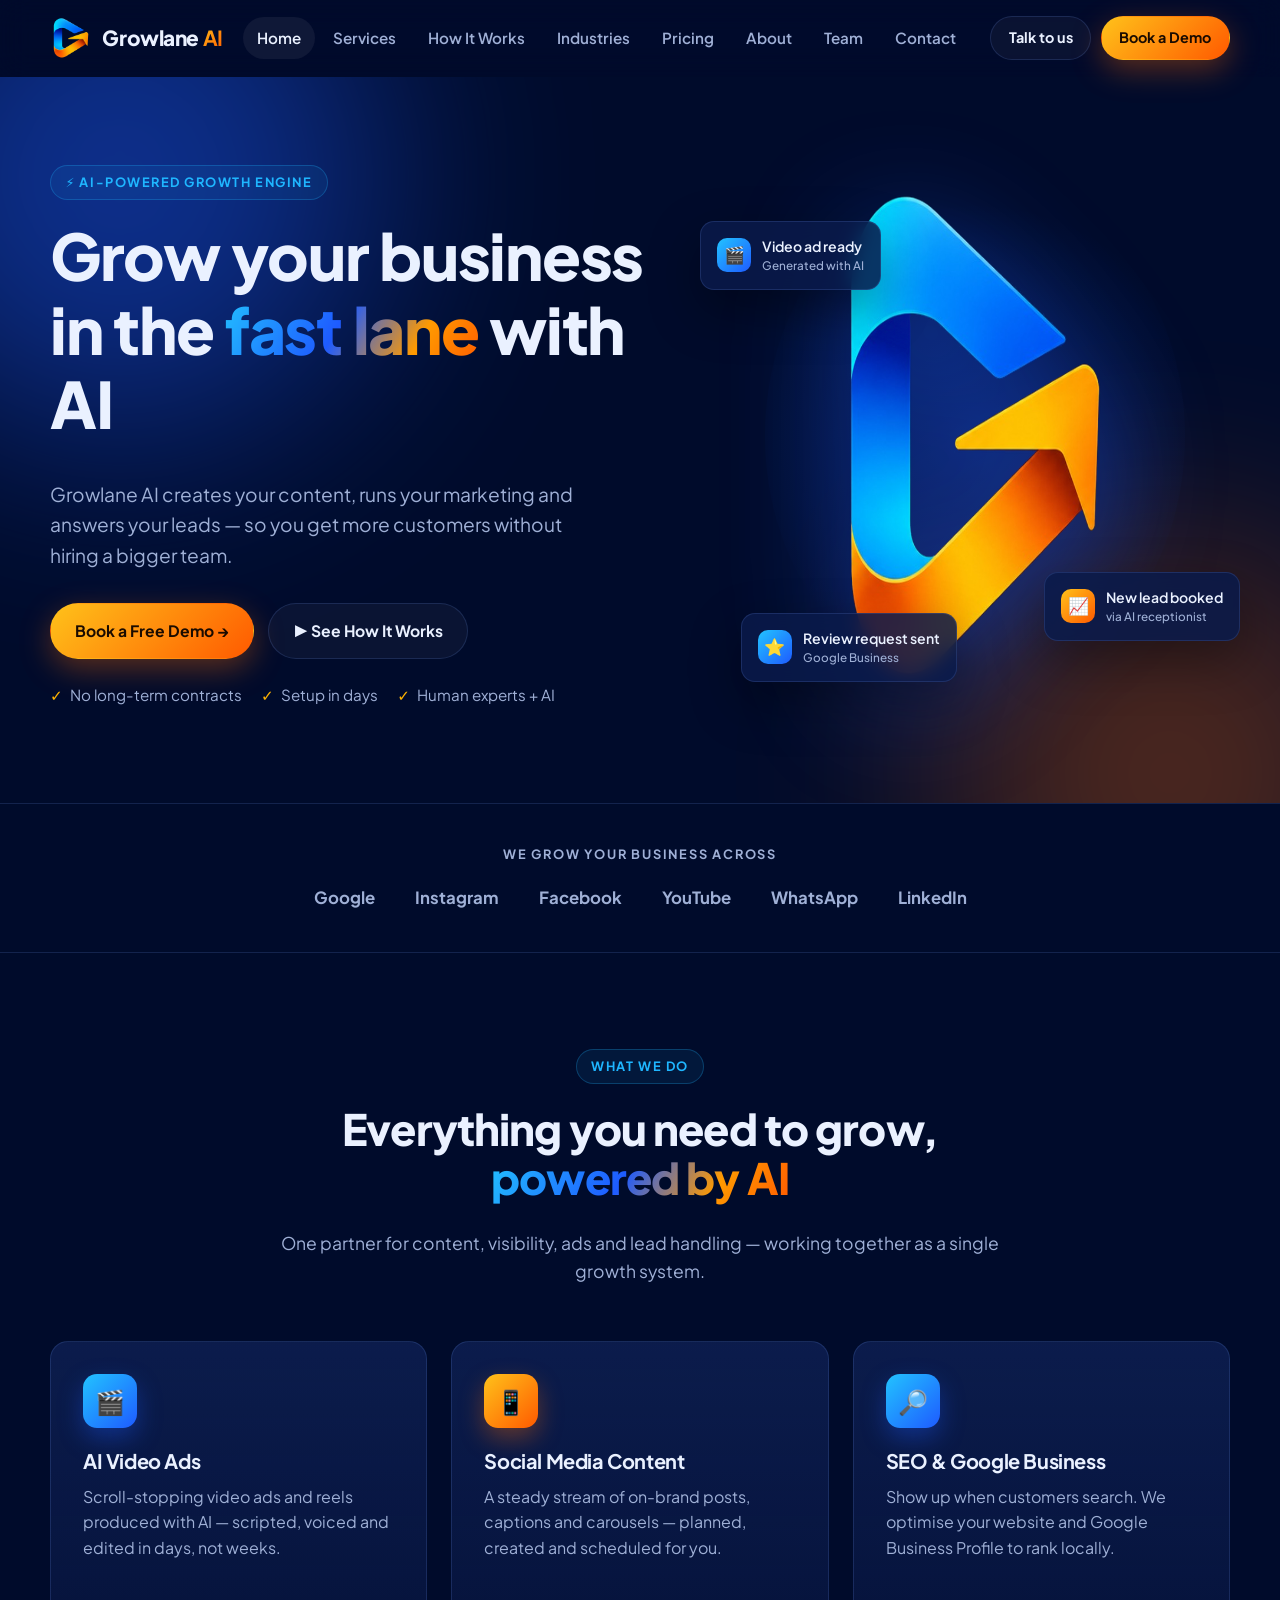
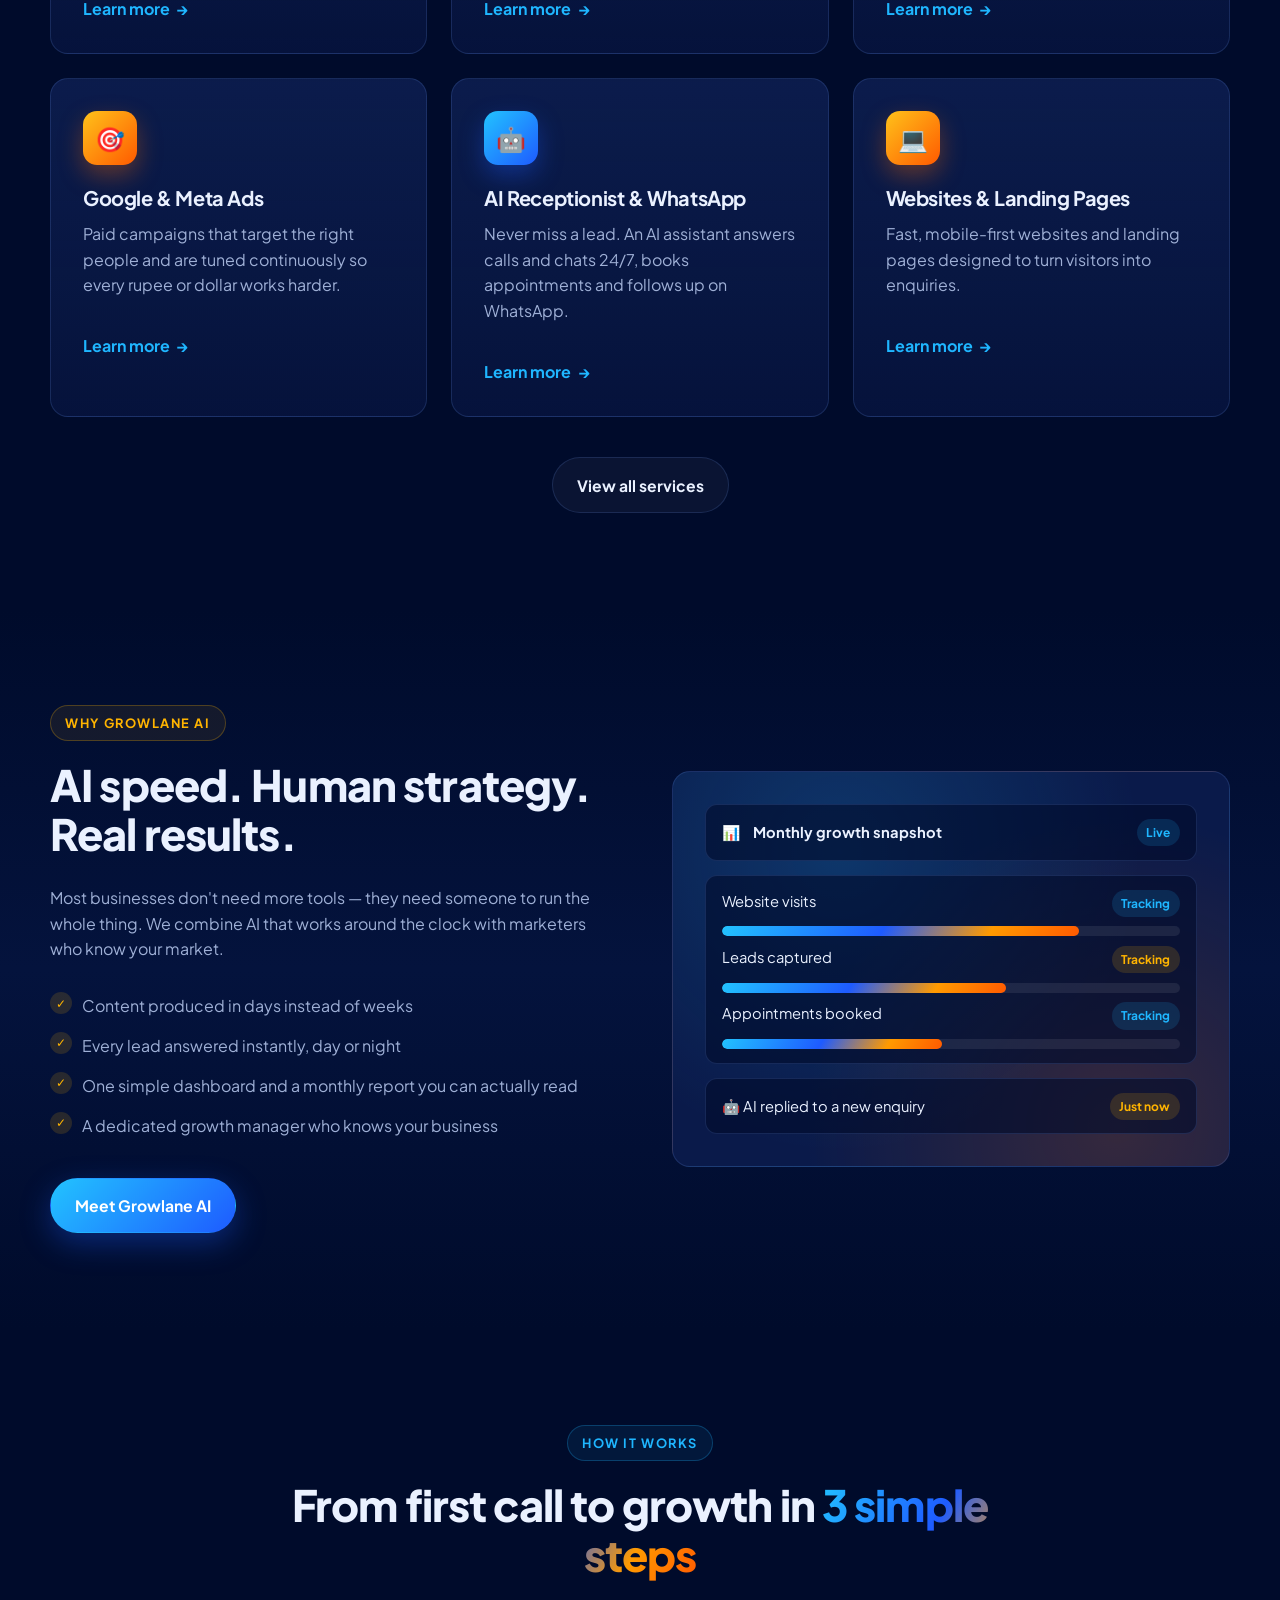
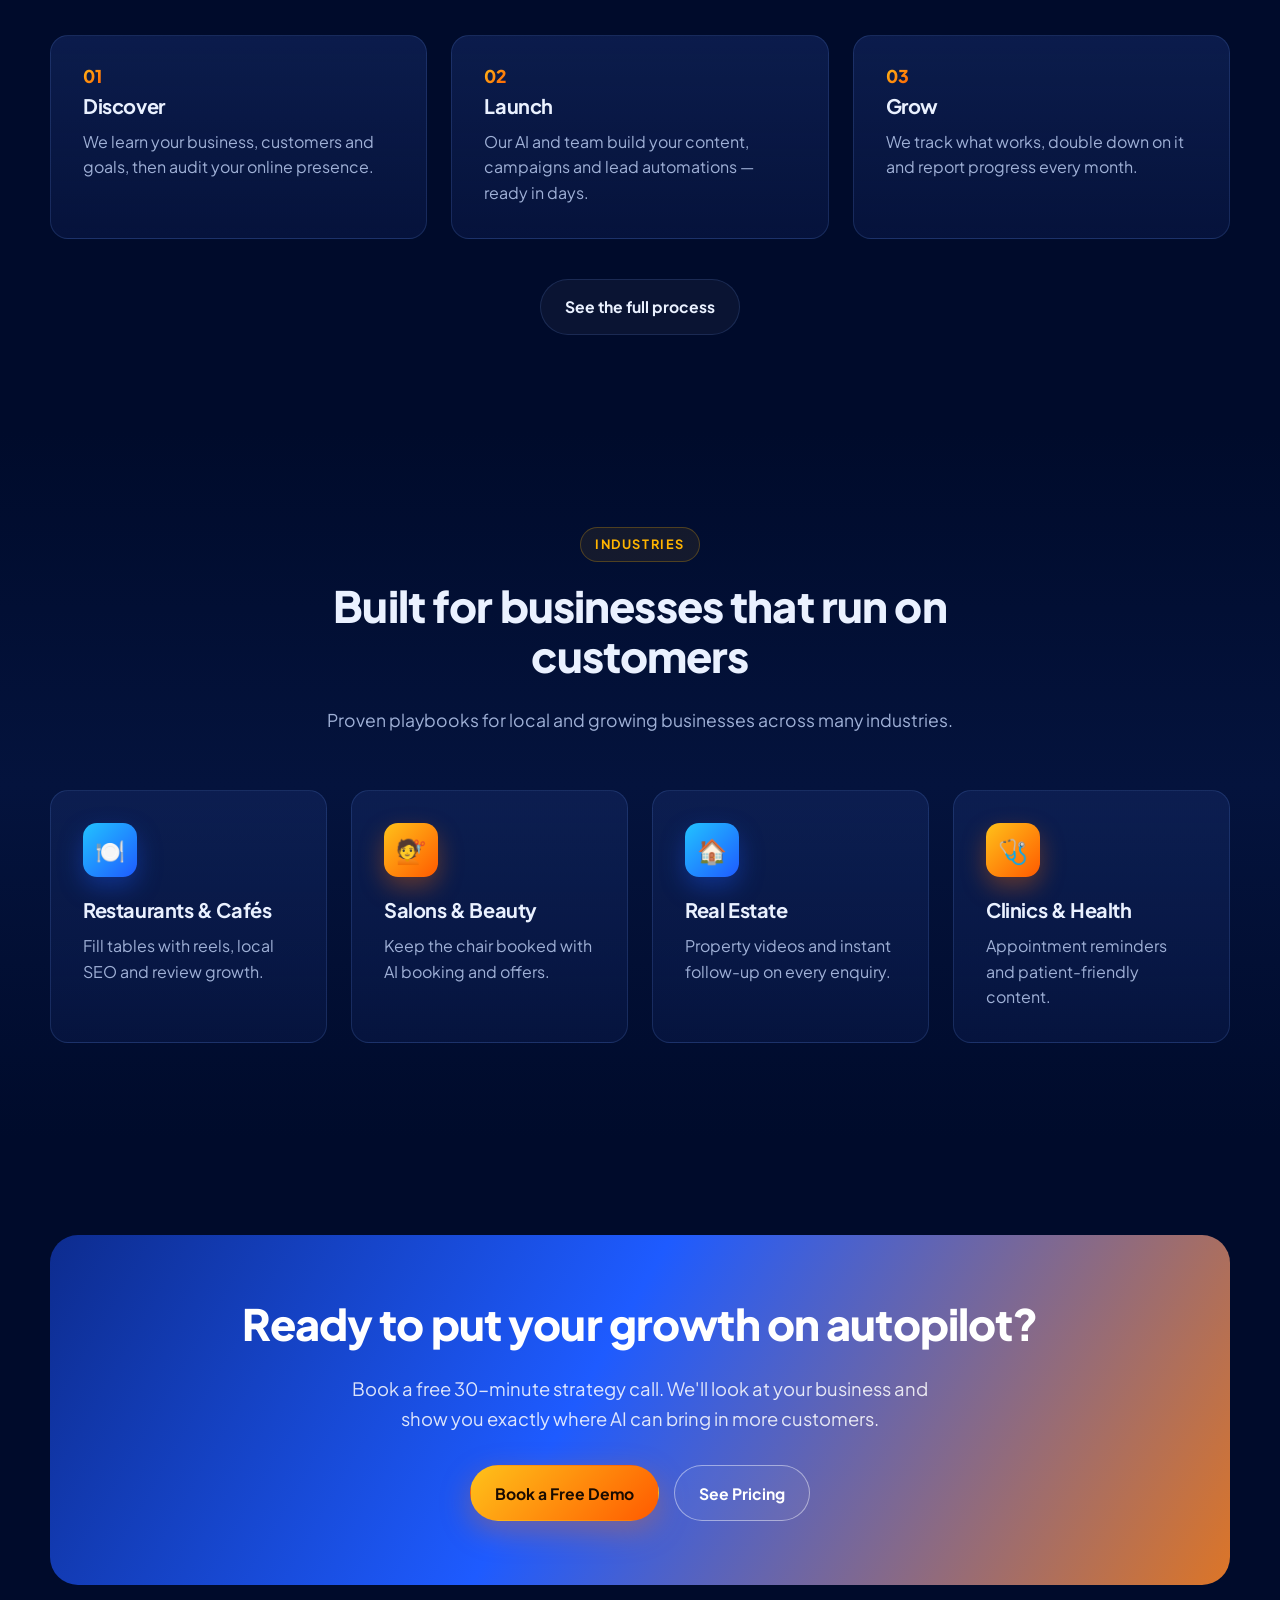
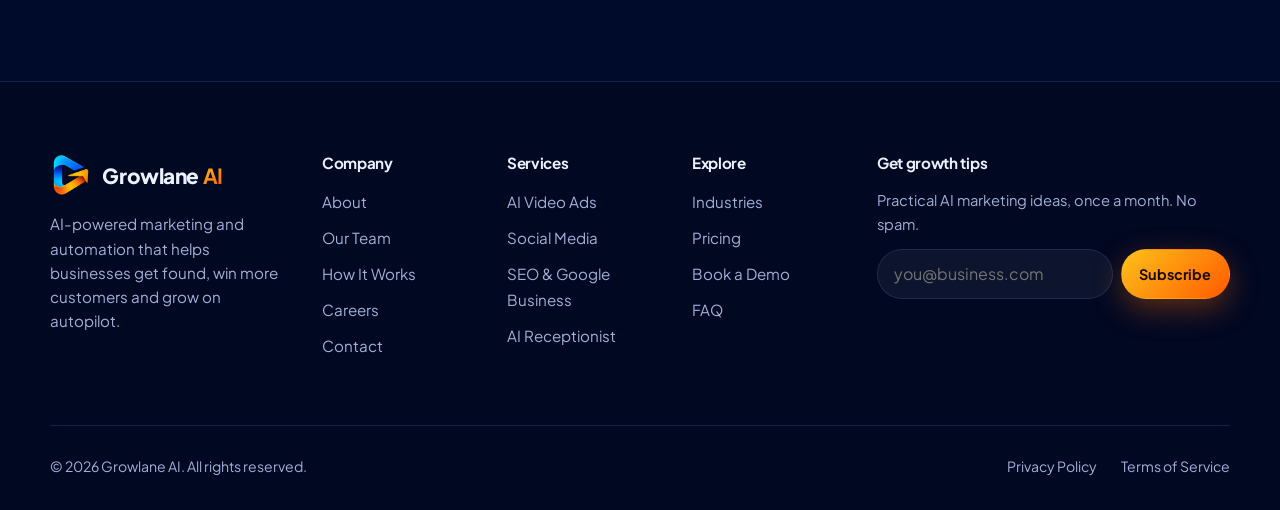
<file: index.html>
<!DOCTYPE html>
<html lang="en">
<head>
<meta charset="UTF-8">
<meta name="viewport" content="width=device-width, initial-scale=1.0">
<title>Growlane AI — AI-Powered Growth for Your Business</title>
<meta name="description" content="Growlane AI creates your content, runs your marketing and answers your leads with AI — so your business grows faster.">
<meta name="theme-color" content="#000b2b">
<meta property="og:title" content="Growlane AI — AI-Powered Growth for Your Business">
<meta property="og:description" content="Growlane AI creates your content, runs your marketing and answers your leads with AI — so your business grows faster.">
<meta property="og:type" content="website">
<meta property="og:image" content="assets/img/growlane-logo.png">
<link rel="icon" type="image/png" href="assets/img/favicon.png">
<link rel="apple-touch-icon" href="assets/img/apple-touch-icon.png">
<link rel="preconnect" href="https://fonts.googleapis.com">
<link rel="preconnect" href="https://fonts.gstatic.com" crossorigin>
<link href="https://fonts.googleapis.com/css2?family=Plus+Jakarta+Sans:wght@400;500;600;700;800&display=swap" rel="stylesheet">
<link rel="stylesheet" href="assets/css/style.css">
</head>
<body>
<a class="skip-link" href="#main">Skip to content</a>
<header class="site-header">
  <div class="container nav">
    <a href="index.html" class="brand" aria-label="Growlane AI home">
      <img src="assets/img/growlane-logo.png" alt="Growlane AI logo" width="42" height="42">
      <span>Growlane <b>AI</b></span>
    </a>
    <ul class="nav-links" id="nav-links"><li><a href="index.html" class="active" aria-current="page">Home</a></li><li><a href="services.html">Services</a></li><li><a href="how-it-works.html">How It Works</a></li><li><a href="industries.html">Industries</a></li><li><a href="pricing.html">Pricing</a></li><li><a href="about.html">About</a></li><li><a href="team.html">Team</a></li><li><a href="contact.html">Contact</a></li></ul>
    <div class="nav-cta">
      <a href="contact.html" class="btn btn-ghost btn-sm">Talk to us</a>
      <a href="demo.html" class="btn btn-primary btn-sm">Book a Demo</a>
      <button class="menu-toggle" aria-label="Open menu" aria-controls="nav-links" aria-expanded="false"><svg viewBox="0 0 24 24" fill="none" stroke="currentColor" stroke-width="2" stroke-linecap="round"><path d="M4 7h16M4 12h16M4 17h16"/></svg></button>
    </div>
  </div>
</header>
<main id="main">
<section class="hero">
  <div class="container hero-grid">
    <div>
      <span class="eyebrow">⚡ AI-powered growth engine</span>
      <h1>Grow your business in the <span class="grad-text">fast lane</span> with AI</h1>
      <p class="lead">Growlane AI creates your content, runs your marketing and answers your leads — so you get more customers without hiring a bigger team.</p>
      <div class="hero-actions">
        <a href="demo.html" class="btn btn-primary">Book a Free Demo →</a>
        <a href="how-it-works.html" class="btn btn-ghost">▶ See How It Works</a>
      </div>
      <ul class="hero-points">
        <li>No long-term contracts</li>
        <li>Setup in days</li>
        <li>Human experts + AI</li>
      </ul>
    </div>
    <div class="hero-visual">
      <div class="logo-orb"><img src="assets/img/growlane-logo.png" alt="Growlane AI logo" width="512" height="512"></div>
      <div class="float-card one"><span class="dot" style="background:var(--grad-blue)">🎬</span><div>Video ad ready<small>Generated with AI</small></div></div>
      <div class="float-card two"><span class="dot" style="background:var(--grad-orange)">📈</span><div>New lead booked<small>via AI receptionist</small></div></div>
      <div class="float-card three"><span class="dot" style="background:var(--grad-blue)">⭐</span><div>Review request sent<small>Google Business</small></div></div>
    </div>
  </div>
</section>

<div class="strip">
  <div class="container strip-inner">
    <span class="label">We grow your business across</span>
    <span>Google</span><span>Instagram</span><span>Facebook</span><span>YouTube</span><span>WhatsApp</span><span>LinkedIn</span>
  </div>
</div>

<section>
  <div class="container">
    <div class="section-head reveal">
      <span class="eyebrow">What we do</span>
      <h2>Everything you need to grow, <span class="grad-text">powered by AI</span></h2>
      <p>One partner for content, visibility, ads and lead handling — working together as a single growth system.</p>
    </div>
    <div class="grid grid-3">
      <div class="card reveal">
        <div class="icon ">🎬</div>
        <h3>AI Video Ads</h3>
        <p>Scroll-stopping video ads and reels produced with AI — scripted, voiced and edited in days, not weeks.</p>
        <a href="services.html#ai-video" class="card-link">Learn more</a>
      </div>
      <div class="card reveal">
        <div class="icon orange">📱</div>
        <h3>Social Media Content</h3>
        <p>A steady stream of on-brand posts, captions and carousels — planned, created and scheduled for you.</p>
        <a href="services.html#social" class="card-link">Learn more</a>
      </div>
      <div class="card reveal">
        <div class="icon ">🔎</div>
        <h3>SEO & Google Business</h3>
        <p>Show up when customers search. We optimise your website and Google Business Profile to rank locally.</p>
        <a href="services.html#seo" class="card-link">Learn more</a>
      </div>
      <div class="card reveal">
        <div class="icon orange">🎯</div>
        <h3>Google & Meta Ads</h3>
        <p>Paid campaigns that target the right people and are tuned continuously so every rupee or dollar works harder.</p>
        <a href="services.html#ads" class="card-link">Learn more</a>
      </div>
      <div class="card reveal">
        <div class="icon ">🤖</div>
        <h3>AI Receptionist & WhatsApp</h3>
        <p>Never miss a lead. An AI assistant answers calls and chats 24/7, books appointments and follows up on WhatsApp.</p>
        <a href="services.html#ai-receptionist" class="card-link">Learn more</a>
      </div>
      <div class="card reveal">
        <div class="icon orange">💻</div>
        <h3>Websites & Landing Pages</h3>
        <p>Fast, mobile-first websites and landing pages designed to turn visitors into enquiries.</p>
        <a href="services.html#websites" class="card-link">Learn more</a>
      </div>
    </div>
    <div style="text-align:center;margin-top:2.5rem"><a href="services.html" class="btn btn-ghost">View all services</a></div>
  </div>
</section>

<section class="alt-bg">
  <div class="container">
    <div class="split">
      <div class="reveal">
        <span class="eyebrow orange">Why Growlane AI</span>
        <h2>AI speed. Human strategy. Real results.</h2>
        <p>Most businesses don't need more tools — they need someone to run the whole thing. We combine AI that works around the clock with marketers who know your market.</p>
        <ul class="check-list">
          <li>Content produced in days instead of weeks</li>
          <li>Every lead answered instantly, day or night</li>
          <li>One simple dashboard and a monthly report you can actually read</li>
          <li>A dedicated growth manager who knows your business</li>
        </ul>
        <a href="about.html" class="btn btn-blue">Meet Growlane AI</a>
      </div>
      <div class="split-media reveal">
        <div class="mock-row">📊 <strong>Monthly growth snapshot</strong><span class="badge">Live</span></div>
        <div class="mock-row" style="flex-direction:column;align-items:stretch;gap:.6rem">
          <div style="display:flex;justify-content:space-between"><span>Website visits</span><span class="badge">Tracking</span></div>
          <div class="bar"><span style="width:78%"></span></div>
          <div style="display:flex;justify-content:space-between"><span>Leads captured</span><span class="badge orange">Tracking</span></div>
          <div class="bar"><span style="width:62%"></span></div>
          <div style="display:flex;justify-content:space-between"><span>Appointments booked</span><span class="badge">Tracking</span></div>
          <div class="bar"><span style="width:48%"></span></div>
        </div>
        <div class="mock-row">🤖 AI replied to a new enquiry<span class="badge orange">Just now</span></div>
      </div>
    </div>
  </div>
</section>

<section>
  <div class="container">
    <div class="section-head reveal">
      <span class="eyebrow">How it works</span>
      <h2>From first call to growth in <span class="grad-text">3 simple steps</span></h2>
    </div>
    <div class="grid grid-3 steps">
      <div class="card step reveal"><h3>Discover</h3><p>We learn your business, customers and goals, then audit your online presence.</p></div>
      <div class="card step reveal"><h3>Launch</h3><p>Our AI and team build your content, campaigns and lead automations — ready in days.</p></div>
      <div class="card step reveal"><h3>Grow</h3><p>We track what works, double down on it and report progress every month.</p></div>
    </div>
    <div style="text-align:center;margin-top:2.5rem"><a href="how-it-works.html" class="btn btn-ghost">See the full process</a></div>
  </div>
</section>

<section class="alt-bg">
  <div class="container">
    <div class="section-head reveal">
      <span class="eyebrow orange">Industries</span>
      <h2>Built for businesses that run on customers</h2>
      <p>Proven playbooks for local and growing businesses across many industries.</p>
    </div>
    <div class="grid grid-4">
      <a href="industries.html#restaurants" class="card reveal"><div class="icon">🍽️</div><h3>Restaurants &amp; Cafés</h3><p>Fill tables with reels, local SEO and review growth.</p></a>
      <a href="industries.html#salons" class="card reveal"><div class="icon orange">💇</div><h3>Salons &amp; Beauty</h3><p>Keep the chair booked with AI booking and offers.</p></a>
      <a href="industries.html#real-estate" class="card reveal"><div class="icon">🏠</div><h3>Real Estate</h3><p>Property videos and instant follow-up on every enquiry.</p></a>
      <a href="industries.html#clinics" class="card reveal"><div class="icon orange">🩺</div><h3>Clinics &amp; Health</h3><p>Appointment reminders and patient-friendly content.</p></a>
    </div>
  </div>
</section>

<section>
  <div class="container">
    <div class="cta-band reveal">
      <h2>Ready to put your growth on autopilot?</h2>
      <p>Book a free 30-minute strategy call. We'll look at your business and show you exactly where AI can bring in more customers.</p>
      <div class="actions">
        <a href="demo.html" class="btn btn-primary">Book a Free Demo</a>
        <a href="pricing.html" class="btn btn-ghost">See Pricing</a>
      </div>
    </div>
  </div>
</section>
</main>
<footer class="site-footer">
  <div class="container">
    <div class="footer-grid">
      <div class="footer-about">
        <a href="index.html" class="brand"><img src="assets/img/growlane-logo.png" alt="Growlane AI logo" width="42" height="42"><span>Growlane <b>AI</b></span></a>
        <p>AI-powered marketing and automation that helps businesses get found, win more customers and grow on autopilot.</p>
      </div>
      <div>
        <h4>Company</h4>
        <ul>
          <li><a href="about.html">About</a></li>
          <li><a href="team.html">Our Team</a></li>
          <li><a href="how-it-works.html">How It Works</a></li>
          <li><a href="careers.html">Careers</a></li>
          <li><a href="contact.html">Contact</a></li>
        </ul>
      </div>
      <div>
        <h4>Services</h4>
        <ul>
          <li><a href="services.html#ai-video">AI Video Ads</a></li>
          <li><a href="services.html#social">Social Media</a></li>
          <li><a href="services.html#seo">SEO &amp; Google Business</a></li>
          <li><a href="services.html#ai-receptionist">AI Receptionist</a></li>
        </ul>
      </div>
      <div>
        <h4>Explore</h4>
        <ul>
          <li><a href="industries.html">Industries</a></li>
          <li><a href="pricing.html">Pricing</a></li>
          <li><a href="demo.html">Book a Demo</a></li>
          <li><a href="pricing.html#faq">FAQ</a></li>
        </ul>
      </div>
      <div class="footer-news">
        <h4>Get growth tips</h4>
        <p style="font-size:.92rem;margin:0">Practical AI marketing ideas, once a month. No spam.</p>
        <form class="newsletter" novalidate>
          <label for="nl-email" class="skip-link">Email address</label>
          <input id="nl-email" type="email" placeholder="you@business.com" aria-label="Email address">
          <button class="btn btn-primary btn-sm" type="submit">Subscribe</button>
        </form>
        <div class="newsletter-msg" aria-live="polite"></div>
      </div>
    </div>
    <div class="footer-bottom">
      <span>&copy; <span data-year>2026</span> Growlane AI. All rights reserved.</span>
      <div class="links"><a href="privacy.html">Privacy Policy</a><a href="terms.html">Terms of Service</a></div>
    </div>
  </div>
</footer>
<button class="to-top" aria-label="Back to top">↑</button>
<script src="assets/js/main.js"></script>
</body>
</html>
</file>
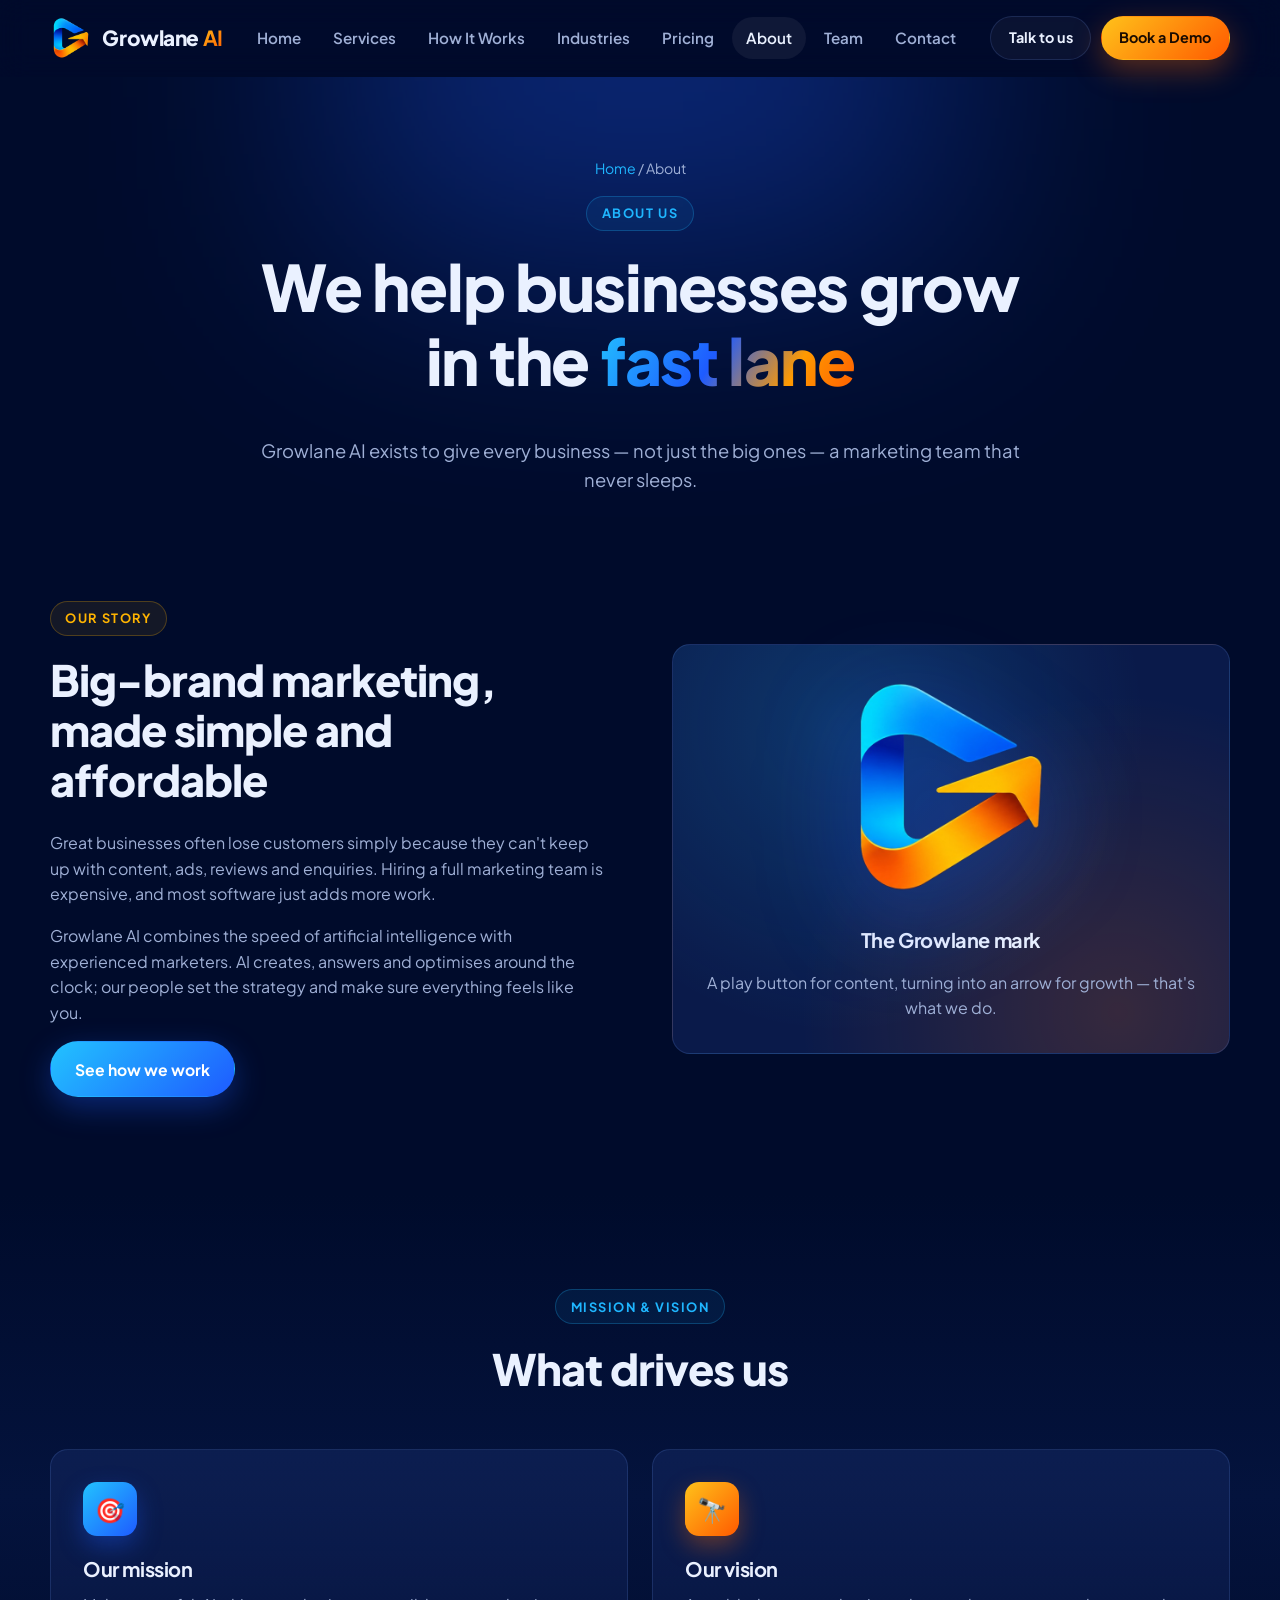
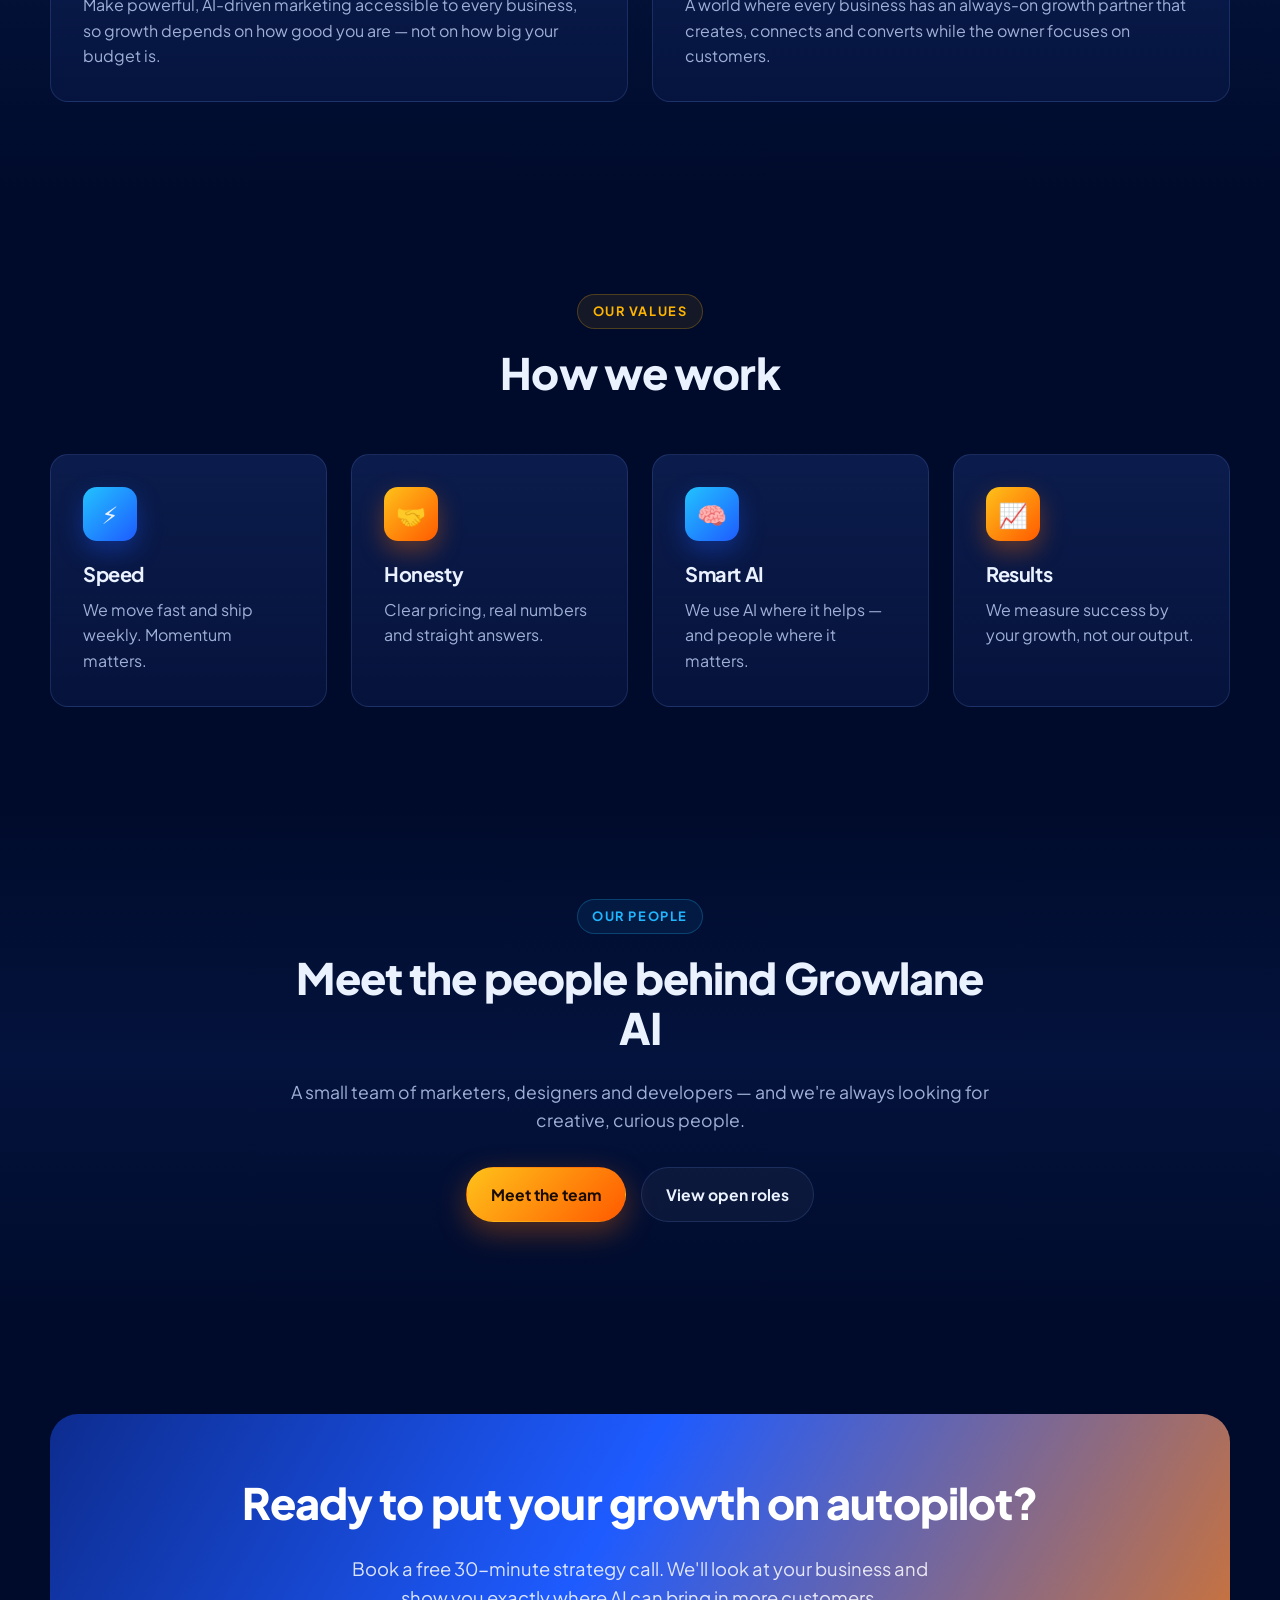
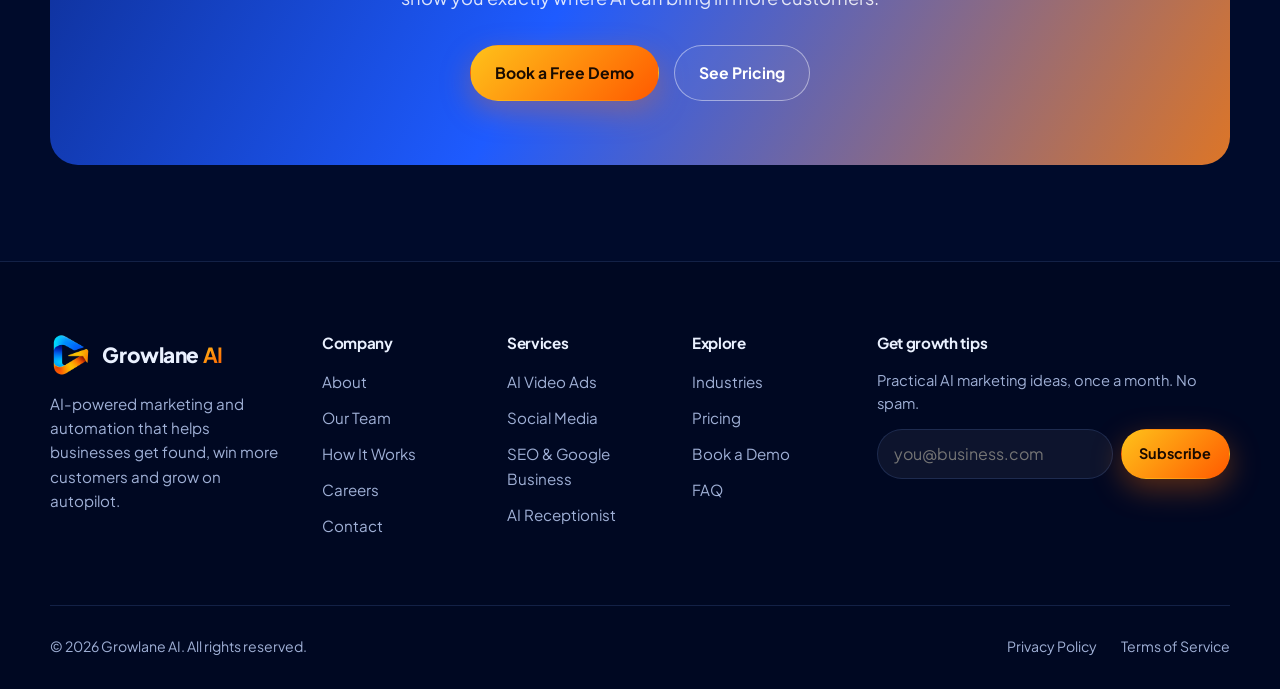
<file: about.html>
<!DOCTYPE html>
<html lang="en">
<head>
<meta charset="UTF-8">
<meta name="viewport" content="width=device-width, initial-scale=1.0">
<title>About | Growlane AI</title>
<meta name="description" content="Learn about Growlane AI — our story, mission and values. AI speed plus human strategy for business growth.">
<meta name="theme-color" content="#000b2b">
<meta property="og:title" content="About | Growlane AI">
<meta property="og:description" content="Learn about Growlane AI — our story, mission and values. AI speed plus human strategy for business growth.">
<meta property="og:type" content="website">
<meta property="og:image" content="assets/img/growlane-logo.png">
<link rel="icon" type="image/png" href="assets/img/favicon.png">
<link rel="apple-touch-icon" href="assets/img/apple-touch-icon.png">
<link rel="preconnect" href="https://fonts.googleapis.com">
<link rel="preconnect" href="https://fonts.gstatic.com" crossorigin>
<link href="https://fonts.googleapis.com/css2?family=Plus+Jakarta+Sans:wght@400;500;600;700;800&display=swap" rel="stylesheet">
<link rel="stylesheet" href="assets/css/style.css">
</head>
<body>
<a class="skip-link" href="#main">Skip to content</a>
<header class="site-header">
  <div class="container nav">
    <a href="index.html" class="brand" aria-label="Growlane AI home">
      <img src="assets/img/growlane-logo.png" alt="Growlane AI logo" width="42" height="42">
      <span>Growlane <b>AI</b></span>
    </a>
    <ul class="nav-links" id="nav-links"><li><a href="index.html">Home</a></li><li><a href="services.html">Services</a></li><li><a href="how-it-works.html">How It Works</a></li><li><a href="industries.html">Industries</a></li><li><a href="pricing.html">Pricing</a></li><li><a href="about.html" class="active" aria-current="page">About</a></li><li><a href="team.html">Team</a></li><li><a href="contact.html">Contact</a></li></ul>
    <div class="nav-cta">
      <a href="contact.html" class="btn btn-ghost btn-sm">Talk to us</a>
      <a href="demo.html" class="btn btn-primary btn-sm">Book a Demo</a>
      <button class="menu-toggle" aria-label="Open menu" aria-controls="nav-links" aria-expanded="false"><svg viewBox="0 0 24 24" fill="none" stroke="currentColor" stroke-width="2" stroke-linecap="round"><path d="M4 7h16M4 12h16M4 17h16"/></svg></button>
    </div>
  </div>
</header>
<main id="main">
<section class="page-hero">
  <div class="container">
    <div class="breadcrumb"><a href="index.html">Home</a> / About</div>
    <span class="eyebrow">About us</span>
    <h1>We help businesses grow in the <span class="grad-text">fast lane</span></h1>
    <p>Growlane AI exists to give every business — not just the big ones — a marketing team that never sleeps.</p>
  </div>
</section>
<section style="padding-top:2rem">
  <div class="container split">
    <div class="reveal">
      <span class="eyebrow orange">Our story</span>
      <h2>Big-brand marketing, made simple and affordable</h2>
      <p>Great businesses often lose customers simply because they can't keep up with content, ads, reviews and enquiries. Hiring a full marketing team is expensive, and most software just adds more work.</p>
      <p>Growlane AI combines the speed of artificial intelligence with experienced marketers. AI creates, answers and optimises around the clock; our people set the strategy and make sure everything feels like you.</p>
      <a href="how-it-works.html" class="btn btn-blue">See how we work</a>
    </div>
    <div class="split-media reveal" style="align-items:center;text-align:center">
      <img src="assets/img/growlane-logo.png" alt="Growlane AI logo" width="220" height="220" style="width:220px;filter:drop-shadow(0 25px 50px rgba(30,91,255,.4))">
      <h3 style="margin:1rem 0 .3rem">The Growlane mark</h3>
      <p style="margin:0">A play button for content, turning into an arrow for growth — that's what we do.</p>
    </div>
  </div>
</section>
<section class="alt-bg">
  <div class="container">
    <div class="section-head reveal"><span class="eyebrow">Mission &amp; vision</span><h2>What drives us</h2></div>
    <div class="grid grid-2">
      <div class="card reveal"><div class="icon">🎯</div><h3>Our mission</h3><p>Make powerful, AI-driven marketing accessible to every business, so growth depends on how good you are — not on how big your budget is.</p></div>
      <div class="card reveal"><div class="icon orange">🔭</div><h3>Our vision</h3><p>A world where every business has an always-on growth partner that creates, connects and converts while the owner focuses on customers.</p></div>
    </div>
  </div>
</section>
<section>
  <div class="container">
    <div class="section-head reveal"><span class="eyebrow orange">Our values</span><h2>How we work</h2></div>
    <div class="grid grid-4">
      <div class="card reveal"><div class="icon">⚡</div><h3>Speed</h3><p>We move fast and ship weekly. Momentum matters.</p></div>
      <div class="card reveal"><div class="icon orange">🤝</div><h3>Honesty</h3><p>Clear pricing, real numbers and straight answers.</p></div>
      <div class="card reveal"><div class="icon">🧠</div><h3>Smart AI</h3><p>We use AI where it helps — and people where it matters.</p></div>
      <div class="card reveal"><div class="icon orange">📈</div><h3>Results</h3><p>We measure success by your growth, not our output.</p></div>
    </div>
  </div>
</section>
<section class="alt-bg">
  <div class="container" style="text-align:center">
    <div class="section-head reveal" style="margin-bottom:2rem"><span class="eyebrow">Our people</span><h2>Meet the people behind Growlane AI</h2><p>A small team of marketers, designers and developers — and we're always looking for creative, curious people.</p></div>
    <div class="hero-actions" style="justify-content:center;margin:0">
      <a href="team.html" class="btn btn-primary">Meet the team</a>
      <a href="careers.html" class="btn btn-ghost">View open roles</a>
    </div>
  </div>
</section>
<section>
  <div class="container">
    <div class="cta-band reveal">
      <h2>Ready to put your growth on autopilot?</h2>
      <p>Book a free 30-minute strategy call. We'll look at your business and show you exactly where AI can bring in more customers.</p>
      <div class="actions">
        <a href="demo.html" class="btn btn-primary">Book a Free Demo</a>
        <a href="pricing.html" class="btn btn-ghost">See Pricing</a>
      </div>
    </div>
  </div>
</section>
</main>
<footer class="site-footer">
  <div class="container">
    <div class="footer-grid">
      <div class="footer-about">
        <a href="index.html" class="brand"><img src="assets/img/growlane-logo.png" alt="Growlane AI logo" width="42" height="42"><span>Growlane <b>AI</b></span></a>
        <p>AI-powered marketing and automation that helps businesses get found, win more customers and grow on autopilot.</p>
      </div>
      <div>
        <h4>Company</h4>
        <ul>
          <li><a href="about.html">About</a></li>
          <li><a href="team.html">Our Team</a></li>
          <li><a href="how-it-works.html">How It Works</a></li>
          <li><a href="careers.html">Careers</a></li>
          <li><a href="contact.html">Contact</a></li>
        </ul>
      </div>
      <div>
        <h4>Services</h4>
        <ul>
          <li><a href="services.html#ai-video">AI Video Ads</a></li>
          <li><a href="services.html#social">Social Media</a></li>
          <li><a href="services.html#seo">SEO &amp; Google Business</a></li>
          <li><a href="services.html#ai-receptionist">AI Receptionist</a></li>
        </ul>
      </div>
      <div>
        <h4>Explore</h4>
        <ul>
          <li><a href="industries.html">Industries</a></li>
          <li><a href="pricing.html">Pricing</a></li>
          <li><a href="demo.html">Book a Demo</a></li>
          <li><a href="pricing.html#faq">FAQ</a></li>
        </ul>
      </div>
      <div class="footer-news">
        <h4>Get growth tips</h4>
        <p style="font-size:.92rem;margin:0">Practical AI marketing ideas, once a month. No spam.</p>
        <form class="newsletter" novalidate>
          <label for="nl-email" class="skip-link">Email address</label>
          <input id="nl-email" type="email" placeholder="you@business.com" aria-label="Email address">
          <button class="btn btn-primary btn-sm" type="submit">Subscribe</button>
        </form>
        <div class="newsletter-msg" aria-live="polite"></div>
      </div>
    </div>
    <div class="footer-bottom">
      <span>&copy; <span data-year>2026</span> Growlane AI. All rights reserved.</span>
      <div class="links"><a href="privacy.html">Privacy Policy</a><a href="terms.html">Terms of Service</a></div>
    </div>
  </div>
</footer>
<button class="to-top" aria-label="Back to top">↑</button>
<script src="assets/js/main.js"></script>
</body>
</html>
</file>
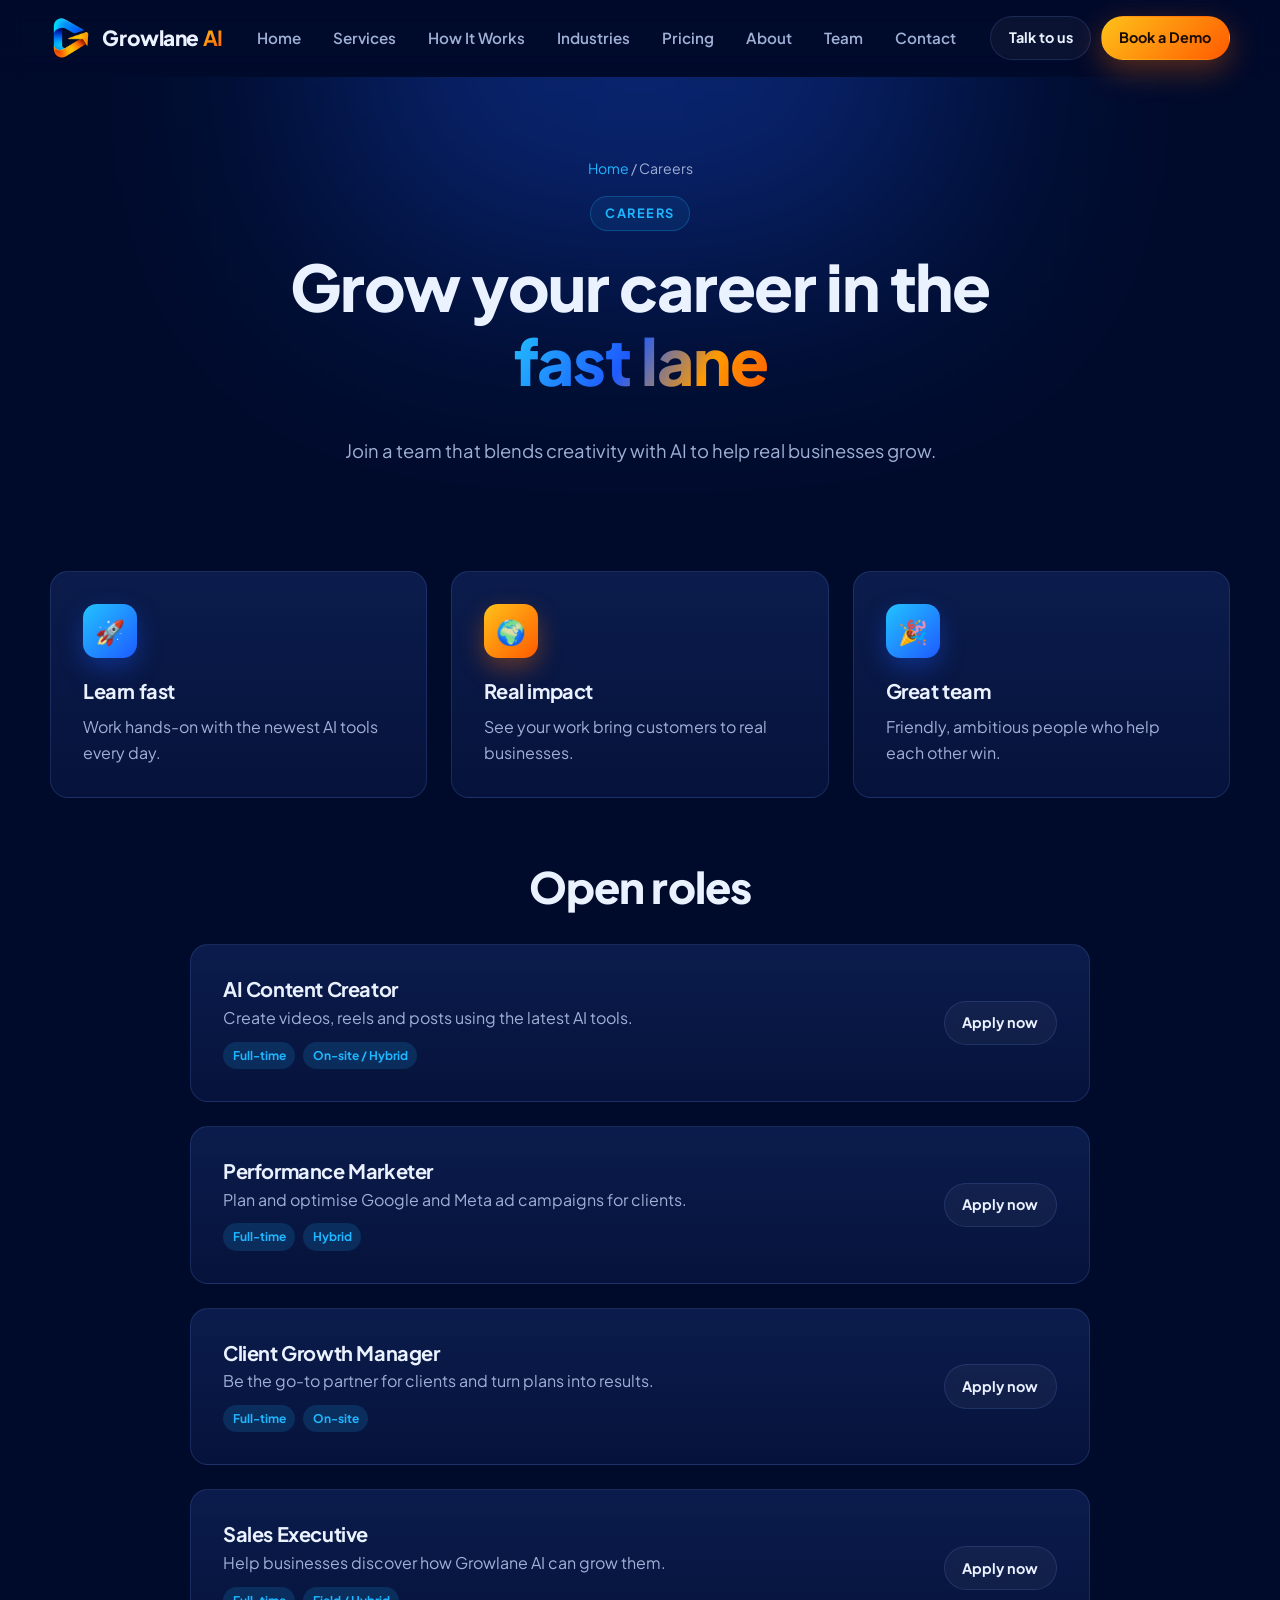
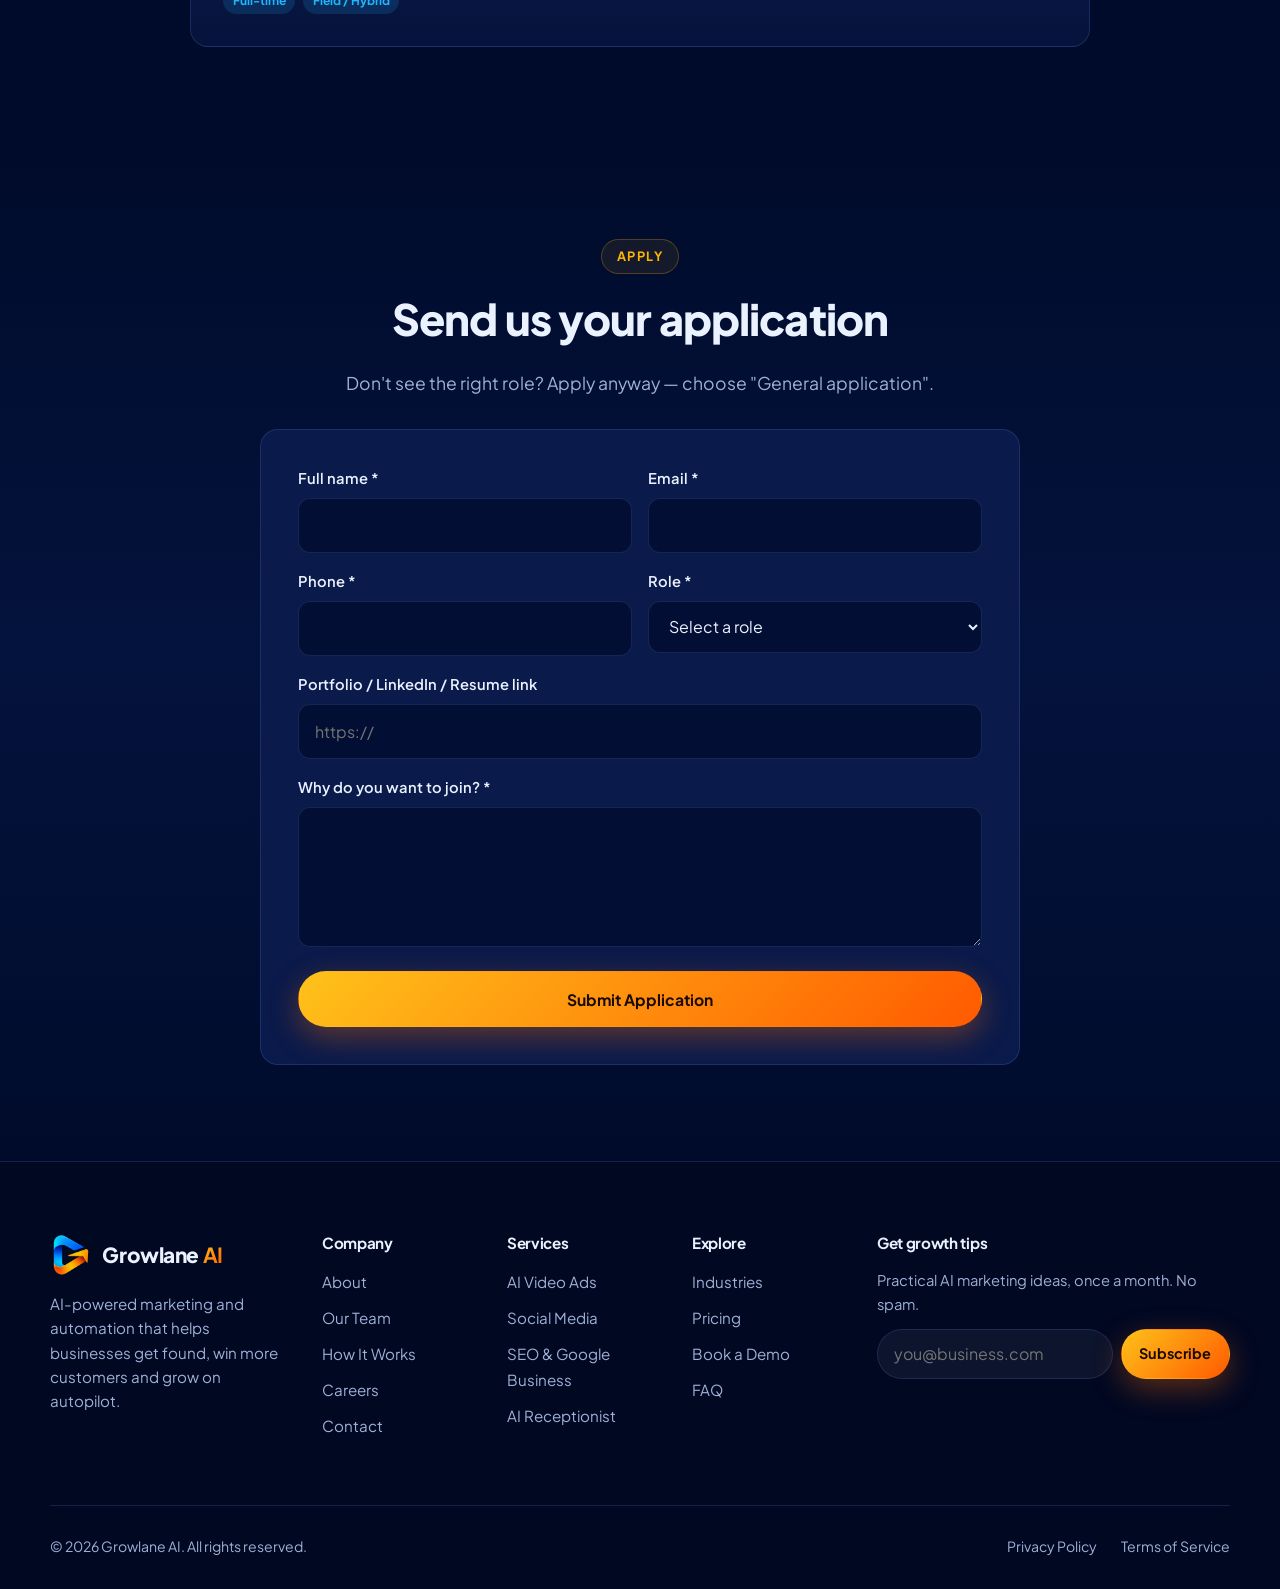
<file: careers.html>
<!DOCTYPE html>
<html lang="en">
<head>
<meta charset="UTF-8">
<meta name="viewport" content="width=device-width, initial-scale=1.0">
<title>Careers | Growlane AI</title>
<meta name="description" content="Join Growlane AI. Open roles in AI content creation, performance marketing, client growth and sales.">
<meta name="theme-color" content="#000b2b">
<meta property="og:title" content="Careers | Growlane AI">
<meta property="og:description" content="Join Growlane AI. Open roles in AI content creation, performance marketing, client growth and sales.">
<meta property="og:type" content="website">
<meta property="og:image" content="assets/img/growlane-logo.png">
<link rel="icon" type="image/png" href="assets/img/favicon.png">
<link rel="apple-touch-icon" href="assets/img/apple-touch-icon.png">
<link rel="preconnect" href="https://fonts.googleapis.com">
<link rel="preconnect" href="https://fonts.gstatic.com" crossorigin>
<link href="https://fonts.googleapis.com/css2?family=Plus+Jakarta+Sans:wght@400;500;600;700;800&display=swap" rel="stylesheet">
<link rel="stylesheet" href="assets/css/style.css">
</head>
<body>
<a class="skip-link" href="#main">Skip to content</a>
<header class="site-header">
  <div class="container nav">
    <a href="index.html" class="brand" aria-label="Growlane AI home">
      <img src="assets/img/growlane-logo.png" alt="Growlane AI logo" width="42" height="42">
      <span>Growlane <b>AI</b></span>
    </a>
    <ul class="nav-links" id="nav-links"><li><a href="index.html">Home</a></li><li><a href="services.html">Services</a></li><li><a href="how-it-works.html">How It Works</a></li><li><a href="industries.html">Industries</a></li><li><a href="pricing.html">Pricing</a></li><li><a href="about.html">About</a></li><li><a href="team.html">Team</a></li><li><a href="contact.html">Contact</a></li></ul>
    <div class="nav-cta">
      <a href="contact.html" class="btn btn-ghost btn-sm">Talk to us</a>
      <a href="demo.html" class="btn btn-primary btn-sm">Book a Demo</a>
      <button class="menu-toggle" aria-label="Open menu" aria-controls="nav-links" aria-expanded="false"><svg viewBox="0 0 24 24" fill="none" stroke="currentColor" stroke-width="2" stroke-linecap="round"><path d="M4 7h16M4 12h16M4 17h16"/></svg></button>
    </div>
  </div>
</header>
<main id="main">
<section class="page-hero">
  <div class="container">
    <div class="breadcrumb"><a href="index.html">Home</a> / Careers</div>
    <span class="eyebrow">Careers</span>
    <h1>Grow your career in the <span class="grad-text">fast lane</span></h1>
    <p>Join a team that blends creativity with AI to help real businesses grow.</p>
  </div>
</section>
<section style="padding-top:2rem">
  <div class="container">
    <div class="grid grid-3" style="margin-bottom:4rem">
      <div class="card reveal"><div class="icon">🚀</div><h3>Learn fast</h3><p>Work hands-on with the newest AI tools every day.</p></div>
      <div class="card reveal"><div class="icon orange">🌍</div><h3>Real impact</h3><p>See your work bring customers to real businesses.</p></div>
      <div class="card reveal"><div class="icon">🎉</div><h3>Great team</h3><p>Friendly, ambitious people who help each other win.</p></div>
    </div>
    <div class="section-head reveal" style="margin-bottom:2rem"><h2>Open roles</h2></div>
    <div class="grid" style="max-width:900px;margin:0 auto">
      <div class="card job reveal">
        <div><h3>AI Content Creator</h3><p style="margin:.2rem 0 .7rem">Create videos, reels and posts using the latest AI tools.</p><div class="meta"><span class="badge">Full-time</span><span class="badge">On-site / Hybrid</span></div></div>
        <a href="careers.html?role=ai-content-creator#apply" class="btn btn-ghost btn-sm">Apply now</a>
      </div>
      <div class="card job reveal">
        <div><h3>Performance Marketer</h3><p style="margin:.2rem 0 .7rem">Plan and optimise Google and Meta ad campaigns for clients.</p><div class="meta"><span class="badge">Full-time</span><span class="badge">Hybrid</span></div></div>
        <a href="careers.html?role=performance-marketer#apply" class="btn btn-ghost btn-sm">Apply now</a>
      </div>
      <div class="card job reveal">
        <div><h3>Client Growth Manager</h3><p style="margin:.2rem 0 .7rem">Be the go-to partner for clients and turn plans into results.</p><div class="meta"><span class="badge">Full-time</span><span class="badge">On-site</span></div></div>
        <a href="careers.html?role=growth-manager#apply" class="btn btn-ghost btn-sm">Apply now</a>
      </div>
      <div class="card job reveal">
        <div><h3>Sales Executive</h3><p style="margin:.2rem 0 .7rem">Help businesses discover how Growlane AI can grow them.</p><div class="meta"><span class="badge">Full-time</span><span class="badge">Field / Hybrid</span></div></div>
        <a href="careers.html?role=sales-executive#apply" class="btn btn-ghost btn-sm">Apply now</a>
      </div>
    </div>
  </div>
</section>
<section class="alt-bg" id="apply" style="scroll-margin-top:80px">
  <div class="container" style="max-width:760px">
    <div class="section-head reveal" style="margin-bottom:2rem"><span class="eyebrow orange">Apply</span><h2>Send us your application</h2><p>Don't see the right role? Apply anyway — choose "General application".</p></div>
    <div class="form-card reveal">
      <form id="careers-form" data-form="careers" data-success="careers-success" novalidate>
        <div class="form-row">
          <div class="field"><label for="c-name">Full name *</label><input id="c-name" name="name" required autocomplete="name"><div class="error">Please enter your name.</div></div>
          <div class="field"><label for="c-email">Email *</label><input id="c-email" name="email" type="email" required autocomplete="email"><div class="error">Please enter a valid email.</div></div>
        </div>
        <div class="form-row">
          <div class="field"><label for="c-phone">Phone *</label><input id="c-phone" name="phone" type="tel" required autocomplete="tel"><div class="error">Please enter a valid phone number.</div></div>
          <div class="field"><label for="c-role">Role *</label><select id="c-role" name="role" required><option value="">Select a role</option><option value="ai-content-creator">AI Content Creator</option><option value="performance-marketer">Performance Marketer</option><option value="growth-manager">Client Growth Manager</option><option value="sales-executive">Sales Executive</option><option value="general">General application</option></select><div class="error">Please choose a role.</div></div>
        </div>
        <div class="field"><label for="c-link">Portfolio / LinkedIn / Resume link</label><input id="c-link" name="link" type="url" placeholder="https://"></div>
        <div class="field"><label for="c-msg">Why do you want to join? *</label><textarea id="c-msg" name="message" required></textarea><div class="error">Please tell us a little about yourself.</div></div>
        <button type="submit" class="btn btn-primary btn-block">Submit Application</button>
      </form>
      <div class="form-success" id="careers-success" role="status">
        <div class="icon orange">🎉</div><h3>Application received!</h3><p>Thanks for your interest in Growlane AI. Our team will review it and get back to you.</p>
        <button class="btn btn-ghost" data-reset-form="careers-form">Submit another</button>
      </div>
    </div>
  </div>
</section>
</main>
<footer class="site-footer">
  <div class="container">
    <div class="footer-grid">
      <div class="footer-about">
        <a href="index.html" class="brand"><img src="assets/img/growlane-logo.png" alt="Growlane AI logo" width="42" height="42"><span>Growlane <b>AI</b></span></a>
        <p>AI-powered marketing and automation that helps businesses get found, win more customers and grow on autopilot.</p>
      </div>
      <div>
        <h4>Company</h4>
        <ul>
          <li><a href="about.html">About</a></li>
          <li><a href="team.html">Our Team</a></li>
          <li><a href="how-it-works.html">How It Works</a></li>
          <li><a href="careers.html">Careers</a></li>
          <li><a href="contact.html">Contact</a></li>
        </ul>
      </div>
      <div>
        <h4>Services</h4>
        <ul>
          <li><a href="services.html#ai-video">AI Video Ads</a></li>
          <li><a href="services.html#social">Social Media</a></li>
          <li><a href="services.html#seo">SEO &amp; Google Business</a></li>
          <li><a href="services.html#ai-receptionist">AI Receptionist</a></li>
        </ul>
      </div>
      <div>
        <h4>Explore</h4>
        <ul>
          <li><a href="industries.html">Industries</a></li>
          <li><a href="pricing.html">Pricing</a></li>
          <li><a href="demo.html">Book a Demo</a></li>
          <li><a href="pricing.html#faq">FAQ</a></li>
        </ul>
      </div>
      <div class="footer-news">
        <h4>Get growth tips</h4>
        <p style="font-size:.92rem;margin:0">Practical AI marketing ideas, once a month. No spam.</p>
        <form class="newsletter" novalidate>
          <label for="nl-email" class="skip-link">Email address</label>
          <input id="nl-email" type="email" placeholder="you@business.com" aria-label="Email address">
          <button class="btn btn-primary btn-sm" type="submit">Subscribe</button>
        </form>
        <div class="newsletter-msg" aria-live="polite"></div>
      </div>
    </div>
    <div class="footer-bottom">
      <span>&copy; <span data-year>2026</span> Growlane AI. All rights reserved.</span>
      <div class="links"><a href="privacy.html">Privacy Policy</a><a href="terms.html">Terms of Service</a></div>
    </div>
  </div>
</footer>
<button class="to-top" aria-label="Back to top">↑</button>
<script src="assets/js/main.js"></script>
</body>
</html>
</file>
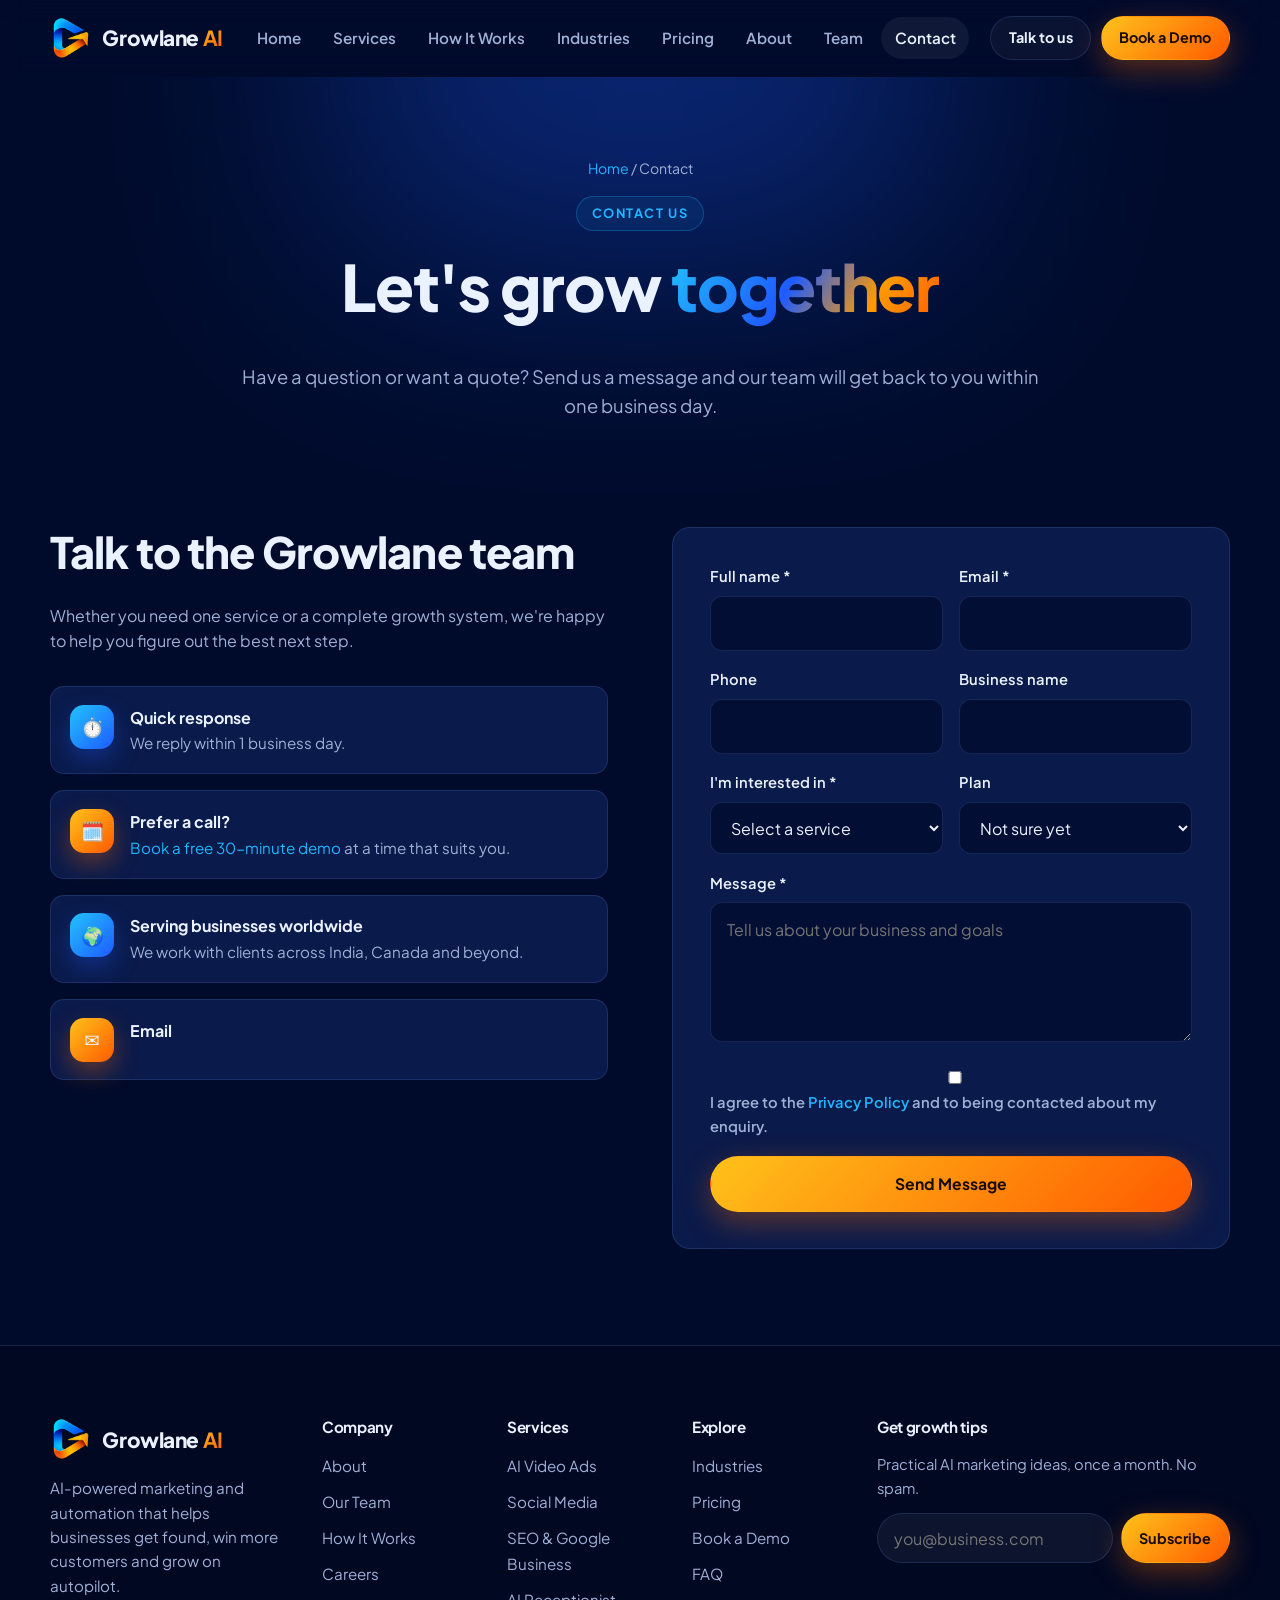
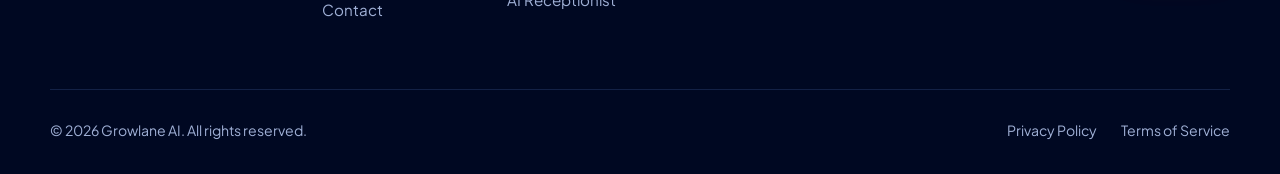
<file: contact.html>
<!DOCTYPE html>
<html lang="en">
<head>
<meta charset="UTF-8">
<meta name="viewport" content="width=device-width, initial-scale=1.0">
<title>Contact | Growlane AI</title>
<meta name="description" content="Contact Growlane AI for a quote or questions about AI marketing, content, ads and lead automation.">
<meta name="theme-color" content="#000b2b">
<meta property="og:title" content="Contact | Growlane AI">
<meta property="og:description" content="Contact Growlane AI for a quote or questions about AI marketing, content, ads and lead automation.">
<meta property="og:type" content="website">
<meta property="og:image" content="assets/img/growlane-logo.png">
<link rel="icon" type="image/png" href="assets/img/favicon.png">
<link rel="apple-touch-icon" href="assets/img/apple-touch-icon.png">
<link rel="preconnect" href="https://fonts.googleapis.com">
<link rel="preconnect" href="https://fonts.gstatic.com" crossorigin>
<link href="https://fonts.googleapis.com/css2?family=Plus+Jakarta+Sans:wght@400;500;600;700;800&display=swap" rel="stylesheet">
<link rel="stylesheet" href="assets/css/style.css">
</head>
<body>
<a class="skip-link" href="#main">Skip to content</a>
<header class="site-header">
  <div class="container nav">
    <a href="index.html" class="brand" aria-label="Growlane AI home">
      <img src="assets/img/growlane-logo.png" alt="Growlane AI logo" width="42" height="42">
      <span>Growlane <b>AI</b></span>
    </a>
    <ul class="nav-links" id="nav-links"><li><a href="index.html">Home</a></li><li><a href="services.html">Services</a></li><li><a href="how-it-works.html">How It Works</a></li><li><a href="industries.html">Industries</a></li><li><a href="pricing.html">Pricing</a></li><li><a href="about.html">About</a></li><li><a href="team.html">Team</a></li><li><a href="contact.html" class="active" aria-current="page">Contact</a></li></ul>
    <div class="nav-cta">
      <a href="contact.html" class="btn btn-ghost btn-sm">Talk to us</a>
      <a href="demo.html" class="btn btn-primary btn-sm">Book a Demo</a>
      <button class="menu-toggle" aria-label="Open menu" aria-controls="nav-links" aria-expanded="false"><svg viewBox="0 0 24 24" fill="none" stroke="currentColor" stroke-width="2" stroke-linecap="round"><path d="M4 7h16M4 12h16M4 17h16"/></svg></button>
    </div>
  </div>
</header>
<main id="main">
<section class="page-hero">
  <div class="container">
    <div class="breadcrumb"><a href="index.html">Home</a> / Contact</div>
    <span class="eyebrow">Contact us</span>
    <h1>Let's grow <span class="grad-text">together</span></h1>
    <p>Have a question or want a quote? Send us a message and our team will get back to you within one business day.</p>
  </div>
</section>
<section style="padding-top:2rem">
  <div class="container split" style="align-items:start">
    <div class="reveal">
      <h2>Talk to the Growlane team</h2>
      <p>Whether you need one service or a complete growth system, we're happy to help you figure out the best next step.</p>
      <ul class="info-list">
        <li><div class="icon">⏱️</div><div><strong>Quick response</strong><span>We reply within 1 business day.</span></div></li>
        <li><div class="icon orange">🗓️</div><div><strong>Prefer a call?</strong><span><a href="demo.html" style="color:var(--blue)">Book a free 30-minute demo</a> at a time that suits you.</span></div></li>
        <li><div class="icon">🌍</div><div><strong>Serving businesses worldwide</strong><span>We work with clients across India, Canada and beyond.</span></div></li>
        <li id="contact-email-item" hidden><div class="icon orange">✉️</div><div><strong>Email</strong><span><a id="contact-email-link" href="#" style="color:var(--blue)"></a></span></div></li>
      </ul>
    </div>
    <div class="form-card reveal">
      <form id="contact-form" data-form="contact" data-success="contact-success" novalidate>
        <div class="form-row">
          <div class="field"><label for="f-name">Full name *</label><input id="f-name" name="name" required autocomplete="name"><div class="error">Please enter your name.</div></div>
          <div class="field"><label for="f-email">Email *</label><input id="f-email" name="email" type="email" required autocomplete="email"><div class="error">Please enter a valid email.</div></div>
        </div>
        <div class="form-row">
          <div class="field"><label for="f-phone">Phone</label><input id="f-phone" name="phone" type="tel" autocomplete="tel"><div class="error">Please enter a valid phone number.</div></div>
          <div class="field"><label for="f-company">Business name</label><input id="f-company" name="company" autocomplete="organization"></div>
        </div>
        <div class="form-row">
          <div class="field"><label for="f-service">I'm interested in *</label><select id="f-service" name="service" required><option value="">Select a service</option><option value="ai-video">AI Video Ads</option><option value="social">Social Media Content</option><option value="seo">SEO & Google Business</option><option value="ads">Google & Meta Ads</option><option value="ai-receptionist">AI Receptionist & WhatsApp</option><option value="websites">Websites & Landing Pages</option><option value="other">Something else</option></select><div class="error">Please choose an option.</div></div>
          <div class="field"><label for="f-plan">Plan</label><select id="f-plan" name="plan"><option value="">Not sure yet</option><option value="starter">Starter</option><option value="growth">Growth</option><option value="scale">Scale</option></select></div>
        </div>
        <div class="field"><label for="f-msg">Message *</label><textarea id="f-msg" name="message" required placeholder="Tell us about your business and goals"></textarea><div class="error">Please write a message.</div></div>
        <div class="field"><label class="checkbox"><input type="checkbox" name="consent" required> I agree to the <a href="privacy.html" style="color:var(--blue)">Privacy Policy</a> and to being contacted about my enquiry.</label><div class="error">Please accept to continue.</div></div>
        <button type="submit" class="btn btn-primary btn-block">Send Message</button>
      </form>
      <div class="form-success" id="contact-success" role="status">
        <div class="icon orange">✅</div><h3>Message sent!</h3><p>Thanks for reaching out. Our team will get back to you within one business day.</p>
        <button class="btn btn-ghost" data-reset-form="contact-form">Send another message</button>
      </div>
    </div>
  </div>
</section>
<script>
  document.addEventListener("DOMContentLoaded", function () {
    if (typeof SITE_CONFIG !== "undefined" && SITE_CONFIG.CONTACT_EMAIL) {
      var a = document.getElementById("contact-email-link");
      a.textContent = SITE_CONFIG.CONTACT_EMAIL;
      a.href = "mailto:" + SITE_CONFIG.CONTACT_EMAIL;
      document.getElementById("contact-email-item").hidden = false;
    }
  });
</script>
</main>
<footer class="site-footer">
  <div class="container">
    <div class="footer-grid">
      <div class="footer-about">
        <a href="index.html" class="brand"><img src="assets/img/growlane-logo.png" alt="Growlane AI logo" width="42" height="42"><span>Growlane <b>AI</b></span></a>
        <p>AI-powered marketing and automation that helps businesses get found, win more customers and grow on autopilot.</p>
      </div>
      <div>
        <h4>Company</h4>
        <ul>
          <li><a href="about.html">About</a></li>
          <li><a href="team.html">Our Team</a></li>
          <li><a href="how-it-works.html">How It Works</a></li>
          <li><a href="careers.html">Careers</a></li>
          <li><a href="contact.html">Contact</a></li>
        </ul>
      </div>
      <div>
        <h4>Services</h4>
        <ul>
          <li><a href="services.html#ai-video">AI Video Ads</a></li>
          <li><a href="services.html#social">Social Media</a></li>
          <li><a href="services.html#seo">SEO &amp; Google Business</a></li>
          <li><a href="services.html#ai-receptionist">AI Receptionist</a></li>
        </ul>
      </div>
      <div>
        <h4>Explore</h4>
        <ul>
          <li><a href="industries.html">Industries</a></li>
          <li><a href="pricing.html">Pricing</a></li>
          <li><a href="demo.html">Book a Demo</a></li>
          <li><a href="pricing.html#faq">FAQ</a></li>
        </ul>
      </div>
      <div class="footer-news">
        <h4>Get growth tips</h4>
        <p style="font-size:.92rem;margin:0">Practical AI marketing ideas, once a month. No spam.</p>
        <form class="newsletter" novalidate>
          <label for="nl-email" class="skip-link">Email address</label>
          <input id="nl-email" type="email" placeholder="you@business.com" aria-label="Email address">
          <button class="btn btn-primary btn-sm" type="submit">Subscribe</button>
        </form>
        <div class="newsletter-msg" aria-live="polite"></div>
      </div>
    </div>
    <div class="footer-bottom">
      <span>&copy; <span data-year>2026</span> Growlane AI. All rights reserved.</span>
      <div class="links"><a href="privacy.html">Privacy Policy</a><a href="terms.html">Terms of Service</a></div>
    </div>
  </div>
</footer>
<button class="to-top" aria-label="Back to top">↑</button>
<script src="assets/js/main.js"></script>
</body>
</html>
</file>
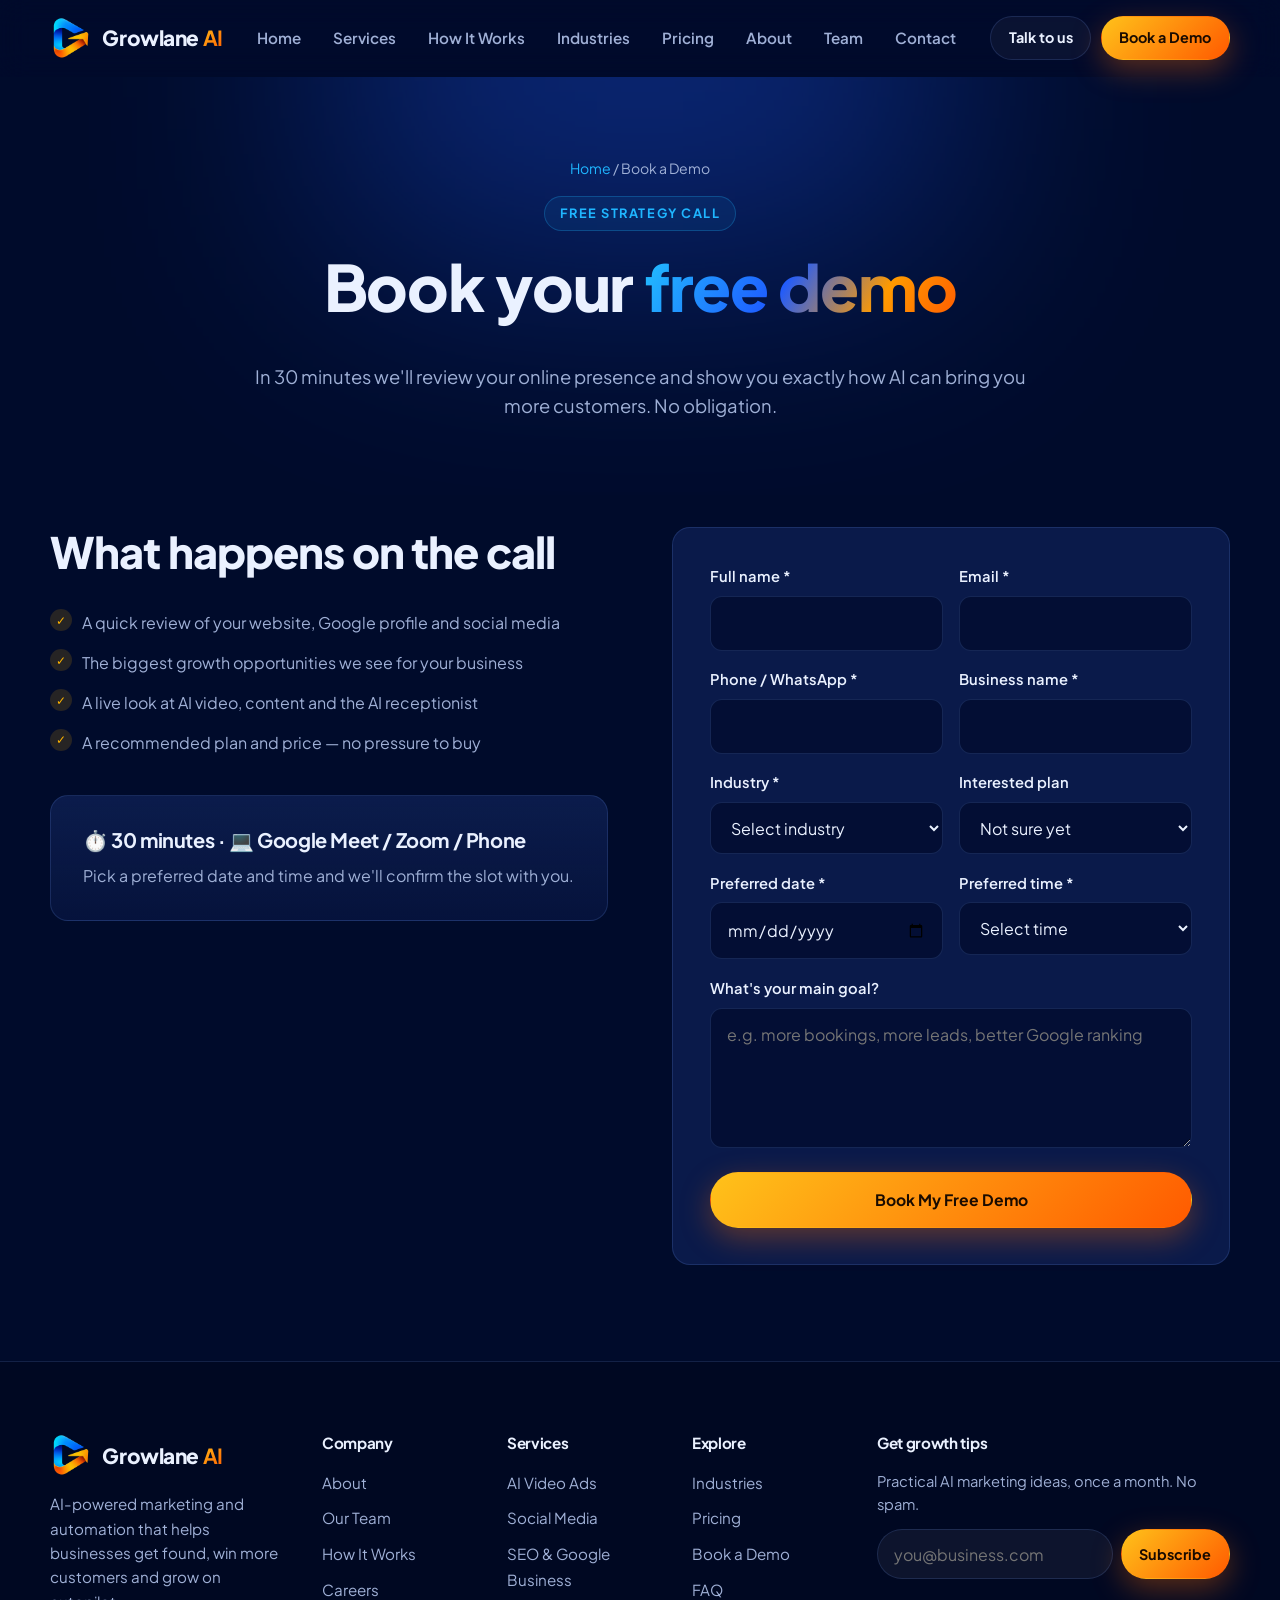
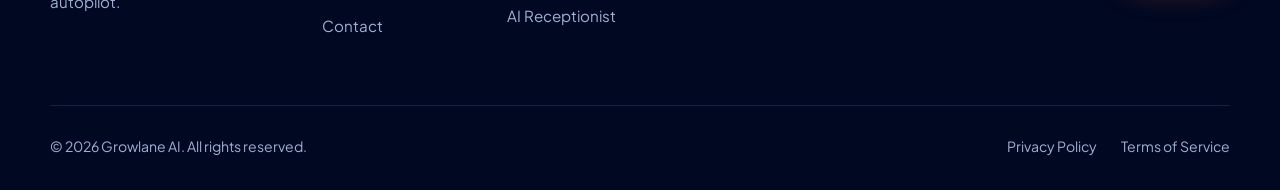
<file: demo.html>
<!DOCTYPE html>
<html lang="en">
<head>
<meta charset="UTF-8">
<meta name="viewport" content="width=device-width, initial-scale=1.0">
<title>Book a Demo | Growlane AI</title>
<meta name="description" content="Book a free 30-minute demo and strategy call with Growlane AI.">
<meta name="theme-color" content="#000b2b">
<meta property="og:title" content="Book a Demo | Growlane AI">
<meta property="og:description" content="Book a free 30-minute demo and strategy call with Growlane AI.">
<meta property="og:type" content="website">
<meta property="og:image" content="assets/img/growlane-logo.png">
<link rel="icon" type="image/png" href="assets/img/favicon.png">
<link rel="apple-touch-icon" href="assets/img/apple-touch-icon.png">
<link rel="preconnect" href="https://fonts.googleapis.com">
<link rel="preconnect" href="https://fonts.gstatic.com" crossorigin>
<link href="https://fonts.googleapis.com/css2?family=Plus+Jakarta+Sans:wght@400;500;600;700;800&display=swap" rel="stylesheet">
<link rel="stylesheet" href="assets/css/style.css">
</head>
<body>
<a class="skip-link" href="#main">Skip to content</a>
<header class="site-header">
  <div class="container nav">
    <a href="index.html" class="brand" aria-label="Growlane AI home">
      <img src="assets/img/growlane-logo.png" alt="Growlane AI logo" width="42" height="42">
      <span>Growlane <b>AI</b></span>
    </a>
    <ul class="nav-links" id="nav-links"><li><a href="index.html">Home</a></li><li><a href="services.html">Services</a></li><li><a href="how-it-works.html">How It Works</a></li><li><a href="industries.html">Industries</a></li><li><a href="pricing.html">Pricing</a></li><li><a href="about.html">About</a></li><li><a href="team.html">Team</a></li><li><a href="contact.html">Contact</a></li></ul>
    <div class="nav-cta">
      <a href="contact.html" class="btn btn-ghost btn-sm">Talk to us</a>
      <a href="demo.html" class="btn btn-primary btn-sm">Book a Demo</a>
      <button class="menu-toggle" aria-label="Open menu" aria-controls="nav-links" aria-expanded="false"><svg viewBox="0 0 24 24" fill="none" stroke="currentColor" stroke-width="2" stroke-linecap="round"><path d="M4 7h16M4 12h16M4 17h16"/></svg></button>
    </div>
  </div>
</header>
<main id="main">
<section class="page-hero">
  <div class="container">
    <div class="breadcrumb"><a href="index.html">Home</a> / Book a Demo</div>
    <span class="eyebrow">Free strategy call</span>
    <h1>Book your <span class="grad-text">free demo</span></h1>
    <p>In 30 minutes we'll review your online presence and show you exactly how AI can bring you more customers. No obligation.</p>
  </div>
</section>
<section style="padding-top:2rem">
  <div class="container split" style="align-items:start">
    <div class="reveal">
      <h2>What happens on the call</h2>
      <ul class="check-list">
        <li>A quick review of your website, Google profile and social media</li>
        <li>The biggest growth opportunities we see for your business</li>
        <li>A live look at AI video, content and the AI receptionist</li>
        <li>A recommended plan and price — no pressure to buy</li>
      </ul>
      <div class="card" style="margin-top:1rem">
        <h3>⏱️ 30 minutes · 💻 Google Meet / Zoom / Phone</h3>
        <p>Pick a preferred date and time and we'll confirm the slot with you.</p>
      </div>
    </div>
    <div class="form-card reveal">
      <form id="demo-form" data-form="demo" data-success="demo-success" novalidate>
        <div class="form-row">
          <div class="field"><label for="d-name">Full name *</label><input id="d-name" name="name" required autocomplete="name"><div class="error">Please enter your name.</div></div>
          <div class="field"><label for="d-email">Email *</label><input id="d-email" name="email" type="email" required autocomplete="email"><div class="error">Please enter a valid email.</div></div>
        </div>
        <div class="form-row">
          <div class="field"><label for="d-phone">Phone / WhatsApp *</label><input id="d-phone" name="phone" type="tel" required autocomplete="tel"><div class="error">Please enter a valid phone number.</div></div>
          <div class="field"><label for="d-company">Business name *</label><input id="d-company" name="company" required autocomplete="organization"><div class="error">Please enter your business name.</div></div>
        </div>
        <div class="form-row">
          <div class="field"><label for="d-industry">Industry *</label><select id="d-industry" name="industry" required><option value="">Select industry</option><option>Restaurant / Café</option><option>Salon / Beauty / Skincare</option><option>Real Estate</option><option>Clinic / Healthcare</option><option>Education / Coaching</option><option>Home Services</option><option>Retail / E-commerce</option><option>Other</option></select><div class="error">Please choose your industry.</div></div>
          <div class="field"><label for="d-plan">Interested plan</label><select id="d-plan" name="plan"><option value="">Not sure yet</option><option value="starter">Starter</option><option value="growth">Growth</option><option value="scale">Scale</option></select></div>
        </div>
        <div class="form-row">
          <div class="field"><label for="d-date">Preferred date *</label><input id="d-date" name="date" type="date" required><div class="error">Please pick a date.</div></div>
          <div class="field"><label for="d-time">Preferred time *</label><select id="d-time" name="time" required><option value="">Select time</option><option>Morning (9am – 12pm)</option><option>Afternoon (12pm – 4pm)</option><option>Evening (4pm – 7pm)</option></select><div class="error">Please choose a time.</div></div>
        </div>
        <div class="field"><label for="d-goal">What's your main goal?</label><textarea id="d-goal" name="message" placeholder="e.g. more bookings, more leads, better Google ranking"></textarea></div>
        <button type="submit" class="btn btn-primary btn-block">Book My Free Demo</button>
      </form>
      <div class="form-success" id="demo-success" role="status">
        <div class="icon orange">🗓️</div><h3>Demo request received!</h3><p>We'll contact you shortly to confirm your slot. Talk soon!</p>
        <a href="index.html" class="btn btn-ghost">Back to home</a>
      </div>
    </div>
  </div>
</section>
<script>
  document.addEventListener("DOMContentLoaded", function () {
    var d = document.getElementById("d-date");
    if (d) d.min = new Date().toISOString().split("T")[0];
  });
</script>
</main>
<footer class="site-footer">
  <div class="container">
    <div class="footer-grid">
      <div class="footer-about">
        <a href="index.html" class="brand"><img src="assets/img/growlane-logo.png" alt="Growlane AI logo" width="42" height="42"><span>Growlane <b>AI</b></span></a>
        <p>AI-powered marketing and automation that helps businesses get found, win more customers and grow on autopilot.</p>
      </div>
      <div>
        <h4>Company</h4>
        <ul>
          <li><a href="about.html">About</a></li>
          <li><a href="team.html">Our Team</a></li>
          <li><a href="how-it-works.html">How It Works</a></li>
          <li><a href="careers.html">Careers</a></li>
          <li><a href="contact.html">Contact</a></li>
        </ul>
      </div>
      <div>
        <h4>Services</h4>
        <ul>
          <li><a href="services.html#ai-video">AI Video Ads</a></li>
          <li><a href="services.html#social">Social Media</a></li>
          <li><a href="services.html#seo">SEO &amp; Google Business</a></li>
          <li><a href="services.html#ai-receptionist">AI Receptionist</a></li>
        </ul>
      </div>
      <div>
        <h4>Explore</h4>
        <ul>
          <li><a href="industries.html">Industries</a></li>
          <li><a href="pricing.html">Pricing</a></li>
          <li><a href="demo.html">Book a Demo</a></li>
          <li><a href="pricing.html#faq">FAQ</a></li>
        </ul>
      </div>
      <div class="footer-news">
        <h4>Get growth tips</h4>
        <p style="font-size:.92rem;margin:0">Practical AI marketing ideas, once a month. No spam.</p>
        <form class="newsletter" novalidate>
          <label for="nl-email" class="skip-link">Email address</label>
          <input id="nl-email" type="email" placeholder="you@business.com" aria-label="Email address">
          <button class="btn btn-primary btn-sm" type="submit">Subscribe</button>
        </form>
        <div class="newsletter-msg" aria-live="polite"></div>
      </div>
    </div>
    <div class="footer-bottom">
      <span>&copy; <span data-year>2026</span> Growlane AI. All rights reserved.</span>
      <div class="links"><a href="privacy.html">Privacy Policy</a><a href="terms.html">Terms of Service</a></div>
    </div>
  </div>
</footer>
<button class="to-top" aria-label="Back to top">↑</button>
<script src="assets/js/main.js"></script>
</body>
</html>
</file>
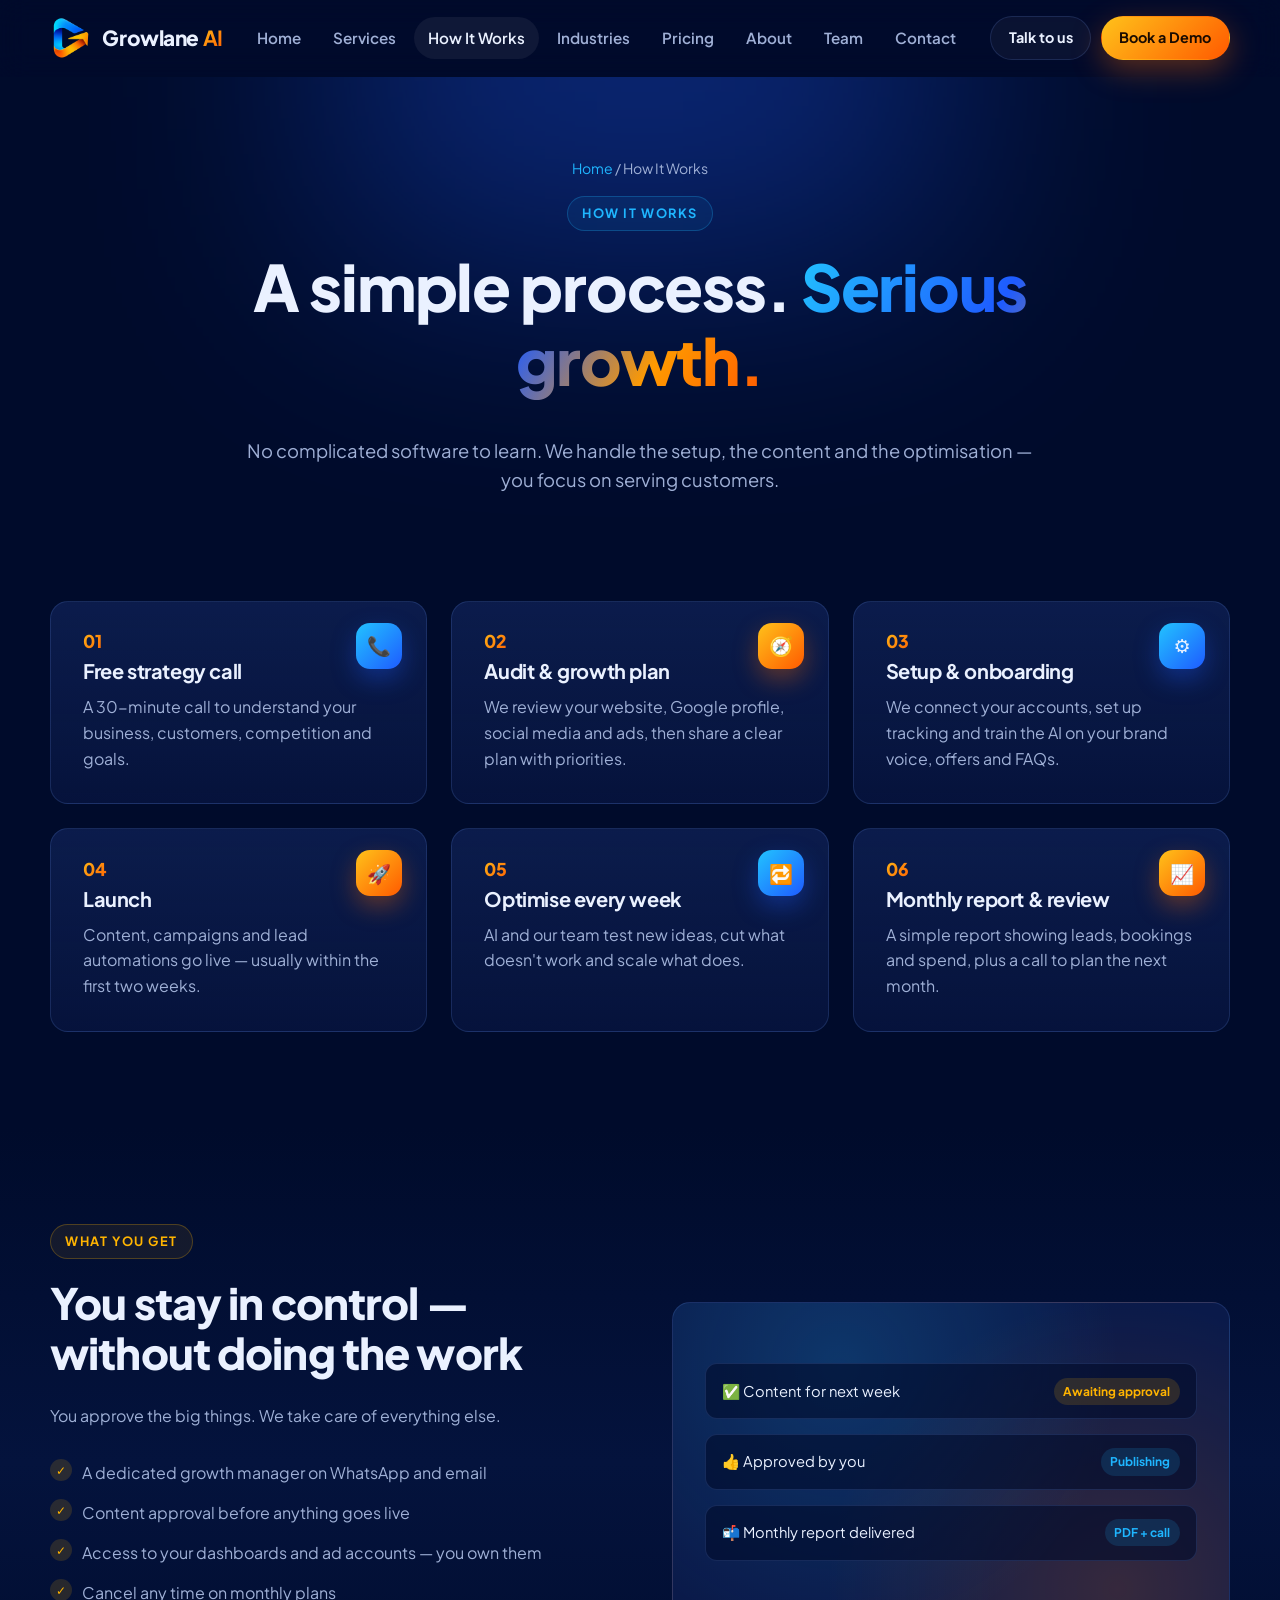
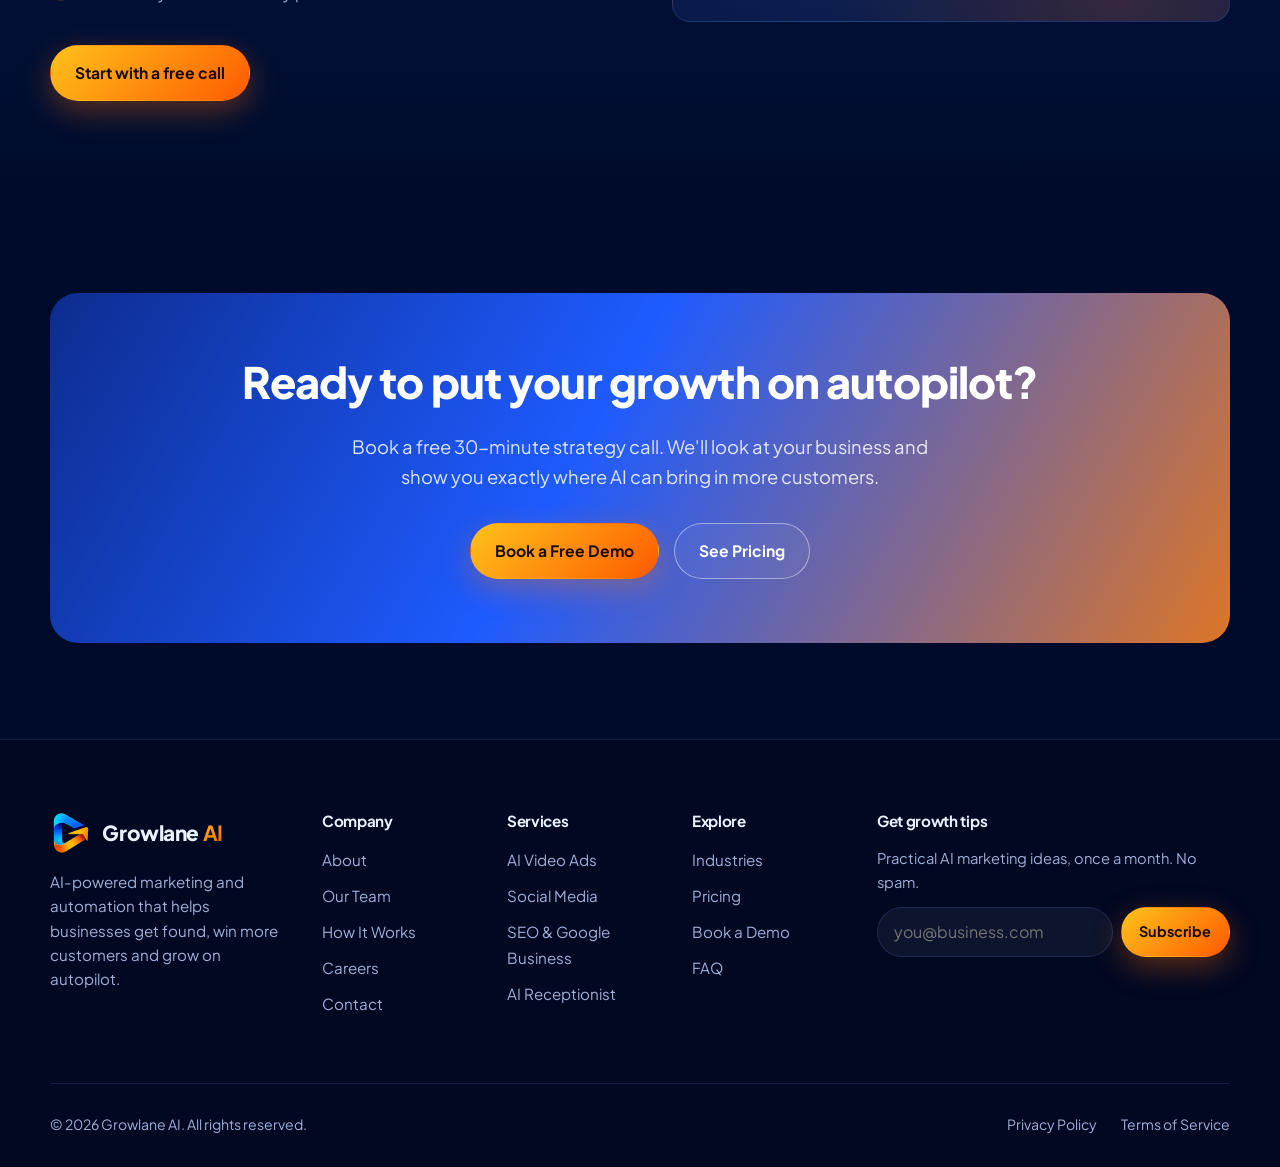
<file: how-it-works.html>
<!DOCTYPE html>
<html lang="en">
<head>
<meta charset="UTF-8">
<meta name="viewport" content="width=device-width, initial-scale=1.0">
<title>How It Works | Growlane AI</title>
<meta name="description" content="See how Growlane AI takes you from a free strategy call to a running, AI-powered growth system in days.">
<meta name="theme-color" content="#000b2b">
<meta property="og:title" content="How It Works | Growlane AI">
<meta property="og:description" content="See how Growlane AI takes you from a free strategy call to a running, AI-powered growth system in days.">
<meta property="og:type" content="website">
<meta property="og:image" content="assets/img/growlane-logo.png">
<link rel="icon" type="image/png" href="assets/img/favicon.png">
<link rel="apple-touch-icon" href="assets/img/apple-touch-icon.png">
<link rel="preconnect" href="https://fonts.googleapis.com">
<link rel="preconnect" href="https://fonts.gstatic.com" crossorigin>
<link href="https://fonts.googleapis.com/css2?family=Plus+Jakarta+Sans:wght@400;500;600;700;800&display=swap" rel="stylesheet">
<link rel="stylesheet" href="assets/css/style.css">
</head>
<body>
<a class="skip-link" href="#main">Skip to content</a>
<header class="site-header">
  <div class="container nav">
    <a href="index.html" class="brand" aria-label="Growlane AI home">
      <img src="assets/img/growlane-logo.png" alt="Growlane AI logo" width="42" height="42">
      <span>Growlane <b>AI</b></span>
    </a>
    <ul class="nav-links" id="nav-links"><li><a href="index.html">Home</a></li><li><a href="services.html">Services</a></li><li><a href="how-it-works.html" class="active" aria-current="page">How It Works</a></li><li><a href="industries.html">Industries</a></li><li><a href="pricing.html">Pricing</a></li><li><a href="about.html">About</a></li><li><a href="team.html">Team</a></li><li><a href="contact.html">Contact</a></li></ul>
    <div class="nav-cta">
      <a href="contact.html" class="btn btn-ghost btn-sm">Talk to us</a>
      <a href="demo.html" class="btn btn-primary btn-sm">Book a Demo</a>
      <button class="menu-toggle" aria-label="Open menu" aria-controls="nav-links" aria-expanded="false"><svg viewBox="0 0 24 24" fill="none" stroke="currentColor" stroke-width="2" stroke-linecap="round"><path d="M4 7h16M4 12h16M4 17h16"/></svg></button>
    </div>
  </div>
</header>
<main id="main">
<section class="page-hero">
  <div class="container">
    <div class="breadcrumb"><a href="index.html">Home</a> / How It Works</div>
    <span class="eyebrow">How it works</span>
    <h1>A simple process. <span class="grad-text">Serious growth.</span></h1>
    <p>No complicated software to learn. We handle the setup, the content and the optimisation — you focus on serving customers.</p>
  </div>
</section>
<section style="padding-top:2rem">
  <div class="container">
    <div class="grid grid-3 steps"><div class="card step reveal"><div class="icon " style="position:absolute;top:1.3rem;right:1.5rem;width:46px;height:46px;font-size:1.2rem;margin:0">📞</div><h3>Free strategy call</h3><p>A 30-minute call to understand your business, customers, competition and goals.</p></div><div class="card step reveal"><div class="icon orange" style="position:absolute;top:1.3rem;right:1.5rem;width:46px;height:46px;font-size:1.2rem;margin:0">🧭</div><h3>Audit & growth plan</h3><p>We review your website, Google profile, social media and ads, then share a clear plan with priorities.</p></div><div class="card step reveal"><div class="icon " style="position:absolute;top:1.3rem;right:1.5rem;width:46px;height:46px;font-size:1.2rem;margin:0">⚙️</div><h3>Setup & onboarding</h3><p>We connect your accounts, set up tracking and train the AI on your brand voice, offers and FAQs.</p></div><div class="card step reveal"><div class="icon orange" style="position:absolute;top:1.3rem;right:1.5rem;width:46px;height:46px;font-size:1.2rem;margin:0">🚀</div><h3>Launch</h3><p>Content, campaigns and lead automations go live — usually within the first two weeks.</p></div><div class="card step reveal"><div class="icon " style="position:absolute;top:1.3rem;right:1.5rem;width:46px;height:46px;font-size:1.2rem;margin:0">🔁</div><h3>Optimise every week</h3><p>AI and our team test new ideas, cut what doesn't work and scale what does.</p></div><div class="card step reveal"><div class="icon orange" style="position:absolute;top:1.3rem;right:1.5rem;width:46px;height:46px;font-size:1.2rem;margin:0">📈</div><h3>Monthly report & review</h3><p>A simple report showing leads, bookings and spend, plus a call to plan the next month.</p></div></div>
  </div>
</section>
<section class="alt-bg">
  <div class="container split">
    <div class="reveal">
      <span class="eyebrow orange">What you get</span>
      <h2>You stay in control — without doing the work</h2>
      <p>You approve the big things. We take care of everything else.</p>
      <ul class="check-list">
        <li>A dedicated growth manager on WhatsApp and email</li>
        <li>Content approval before anything goes live</li>
        <li>Access to your dashboards and ad accounts — you own them</li>
        <li>Cancel any time on monthly plans</li>
      </ul>
      <a href="demo.html" class="btn btn-primary">Start with a free call</a>
    </div>
    <div class="split-media reveal">
      <div class="mock-row">✅ Content for next week<span class="badge orange">Awaiting approval</span></div>
      <div class="mock-row">👍 Approved by you<span class="badge">Publishing</span></div>
      <div class="mock-row">📬 Monthly report delivered<span class="badge">PDF + call</span></div>
    </div>
  </div>
</section>
<section>
  <div class="container">
    <div class="cta-band reveal">
      <h2>Ready to put your growth on autopilot?</h2>
      <p>Book a free 30-minute strategy call. We'll look at your business and show you exactly where AI can bring in more customers.</p>
      <div class="actions">
        <a href="demo.html" class="btn btn-primary">Book a Free Demo</a>
        <a href="pricing.html" class="btn btn-ghost">See Pricing</a>
      </div>
    </div>
  </div>
</section>
</main>
<footer class="site-footer">
  <div class="container">
    <div class="footer-grid">
      <div class="footer-about">
        <a href="index.html" class="brand"><img src="assets/img/growlane-logo.png" alt="Growlane AI logo" width="42" height="42"><span>Growlane <b>AI</b></span></a>
        <p>AI-powered marketing and automation that helps businesses get found, win more customers and grow on autopilot.</p>
      </div>
      <div>
        <h4>Company</h4>
        <ul>
          <li><a href="about.html">About</a></li>
          <li><a href="team.html">Our Team</a></li>
          <li><a href="how-it-works.html">How It Works</a></li>
          <li><a href="careers.html">Careers</a></li>
          <li><a href="contact.html">Contact</a></li>
        </ul>
      </div>
      <div>
        <h4>Services</h4>
        <ul>
          <li><a href="services.html#ai-video">AI Video Ads</a></li>
          <li><a href="services.html#social">Social Media</a></li>
          <li><a href="services.html#seo">SEO &amp; Google Business</a></li>
          <li><a href="services.html#ai-receptionist">AI Receptionist</a></li>
        </ul>
      </div>
      <div>
        <h4>Explore</h4>
        <ul>
          <li><a href="industries.html">Industries</a></li>
          <li><a href="pricing.html">Pricing</a></li>
          <li><a href="demo.html">Book a Demo</a></li>
          <li><a href="pricing.html#faq">FAQ</a></li>
        </ul>
      </div>
      <div class="footer-news">
        <h4>Get growth tips</h4>
        <p style="font-size:.92rem;margin:0">Practical AI marketing ideas, once a month. No spam.</p>
        <form class="newsletter" novalidate>
          <label for="nl-email" class="skip-link">Email address</label>
          <input id="nl-email" type="email" placeholder="you@business.com" aria-label="Email address">
          <button class="btn btn-primary btn-sm" type="submit">Subscribe</button>
        </form>
        <div class="newsletter-msg" aria-live="polite"></div>
      </div>
    </div>
    <div class="footer-bottom">
      <span>&copy; <span data-year>2026</span> Growlane AI. All rights reserved.</span>
      <div class="links"><a href="privacy.html">Privacy Policy</a><a href="terms.html">Terms of Service</a></div>
    </div>
  </div>
</footer>
<button class="to-top" aria-label="Back to top">↑</button>
<script src="assets/js/main.js"></script>
</body>
</html>
</file>
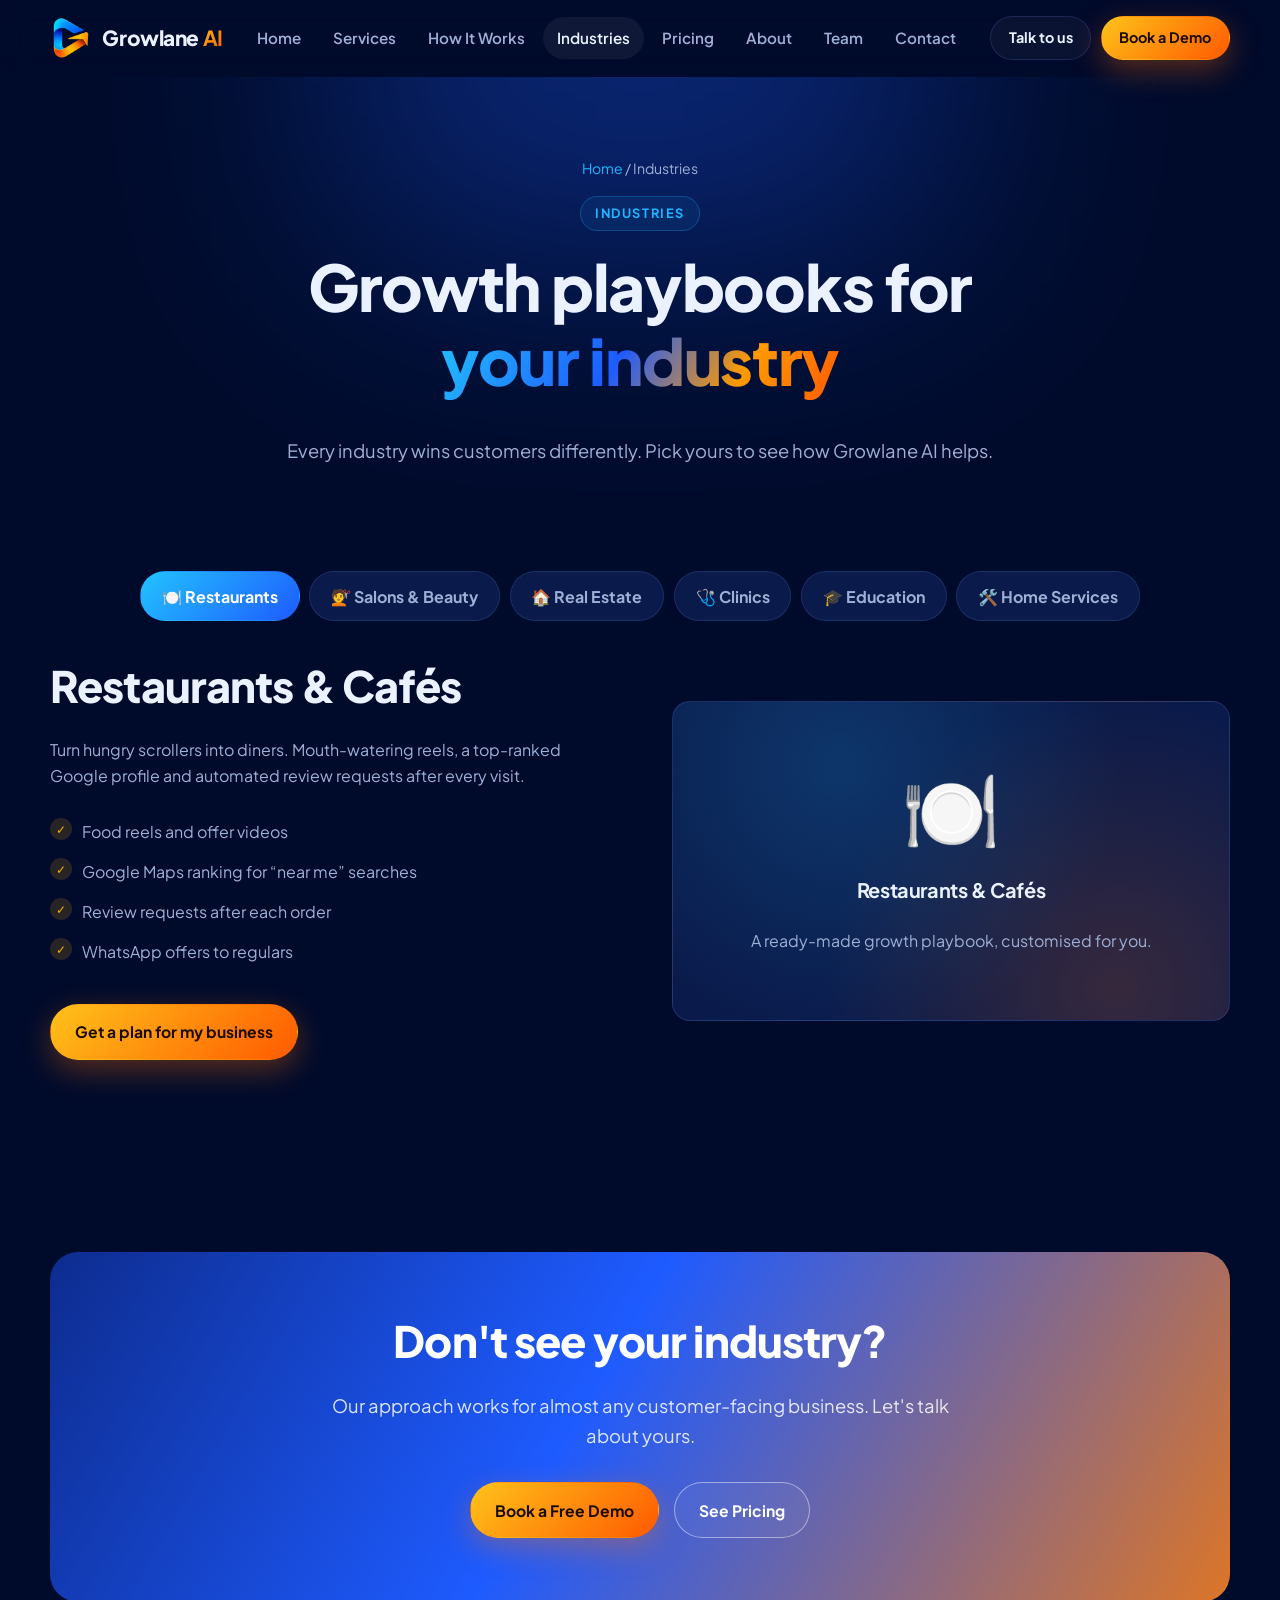
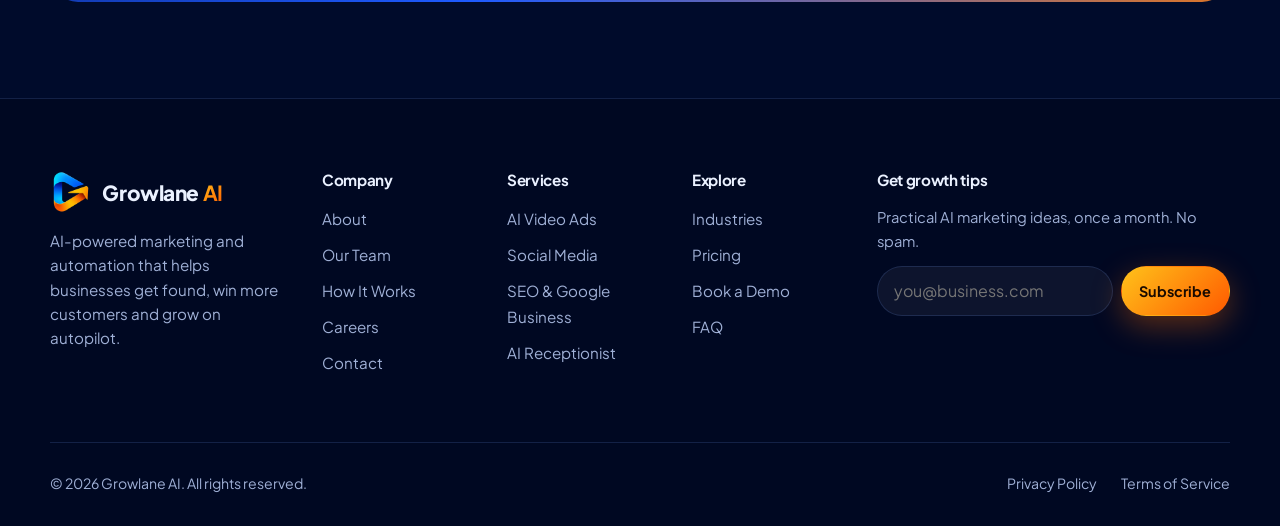
<file: industries.html>
<!DOCTYPE html>
<html lang="en">
<head>
<meta charset="UTF-8">
<meta name="viewport" content="width=device-width, initial-scale=1.0">
<title>Industries | Growlane AI</title>
<meta name="description" content="AI marketing playbooks for restaurants, salons, real estate, clinics, education and home services.">
<meta name="theme-color" content="#000b2b">
<meta property="og:title" content="Industries | Growlane AI">
<meta property="og:description" content="AI marketing playbooks for restaurants, salons, real estate, clinics, education and home services.">
<meta property="og:type" content="website">
<meta property="og:image" content="assets/img/growlane-logo.png">
<link rel="icon" type="image/png" href="assets/img/favicon.png">
<link rel="apple-touch-icon" href="assets/img/apple-touch-icon.png">
<link rel="preconnect" href="https://fonts.googleapis.com">
<link rel="preconnect" href="https://fonts.gstatic.com" crossorigin>
<link href="https://fonts.googleapis.com/css2?family=Plus+Jakarta+Sans:wght@400;500;600;700;800&display=swap" rel="stylesheet">
<link rel="stylesheet" href="assets/css/style.css">
</head>
<body>
<a class="skip-link" href="#main">Skip to content</a>
<header class="site-header">
  <div class="container nav">
    <a href="index.html" class="brand" aria-label="Growlane AI home">
      <img src="assets/img/growlane-logo.png" alt="Growlane AI logo" width="42" height="42">
      <span>Growlane <b>AI</b></span>
    </a>
    <ul class="nav-links" id="nav-links"><li><a href="index.html">Home</a></li><li><a href="services.html">Services</a></li><li><a href="how-it-works.html">How It Works</a></li><li><a href="industries.html" class="active" aria-current="page">Industries</a></li><li><a href="pricing.html">Pricing</a></li><li><a href="about.html">About</a></li><li><a href="team.html">Team</a></li><li><a href="contact.html">Contact</a></li></ul>
    <div class="nav-cta">
      <a href="contact.html" class="btn btn-ghost btn-sm">Talk to us</a>
      <a href="demo.html" class="btn btn-primary btn-sm">Book a Demo</a>
      <button class="menu-toggle" aria-label="Open menu" aria-controls="nav-links" aria-expanded="false"><svg viewBox="0 0 24 24" fill="none" stroke="currentColor" stroke-width="2" stroke-linecap="round"><path d="M4 7h16M4 12h16M4 17h16"/></svg></button>
    </div>
  </div>
</header>
<main id="main">
<section class="page-hero">
  <div class="container">
    <div class="breadcrumb"><a href="index.html">Home</a> / Industries</div>
    <span class="eyebrow">Industries</span>
    <h1>Growth playbooks for <span class="grad-text">your industry</span></h1>
    <p>Every industry wins customers differently. Pick yours to see how Growlane AI helps.</p>
  </div>
</section>
<section style="padding-top:2rem">
  <div class="container" data-tabs>
    <div class="tabs" role="tablist"><button class="tab-btn active" data-tab="restaurants">🍽️ Restaurants</button><button class="tab-btn" data-tab="salons">💇 Salons & Beauty</button><button class="tab-btn" data-tab="real-estate">🏠 Real Estate</button><button class="tab-btn" data-tab="clinics">🩺 Clinics</button><button class="tab-btn" data-tab="education">🎓 Education</button><button class="tab-btn" data-tab="home-services">🛠️ Home Services</button></div>
      <div class="tab-panel active" id="restaurants">
        <div class="split">
          <div>
            <h2>Restaurants & Cafés</h2>
            <p>Turn hungry scrollers into diners. Mouth-watering reels, a top-ranked Google profile and automated review requests after every visit.</p>
            <ul class="check-list"><li>Food reels and offer videos</li><li>Google Maps ranking for “near me” searches</li><li>Review requests after each order</li><li>WhatsApp offers to regulars</li></ul>
            <a href="demo.html" class="btn btn-primary">Get a plan for my business</a>
          </div>
          <div class="split-media" style="align-items:center;justify-content:center;text-align:center">
            <div style="font-size:5rem;line-height:1">🍽️</div>
            <h3 style="margin-top:1rem">Restaurants & Cafés</h3>
            <p style="margin:0">A ready-made growth playbook, customised for you.</p>
          </div>
        </div>
      </div>
      <div class="tab-panel" id="salons">
        <div class="split">
          <div>
            <h2>Salons, Spas & Skincare</h2>
            <p>Keep every chair booked. Before-and-after content, AI booking around the clock and reminders that cut no-shows.</p>
            <ul class="check-list"><li>Before/after reels and carousels</li><li>24/7 AI appointment booking</li><li>Reminder and rebooking messages</li><li>Seasonal offer campaigns</li></ul>
            <a href="demo.html" class="btn btn-primary">Get a plan for my business</a>
          </div>
          <div class="split-media" style="align-items:center;justify-content:center;text-align:center">
            <div style="font-size:5rem;line-height:1">💇</div>
            <h3 style="margin-top:1rem">Salons, Spas & Skincare</h3>
            <p style="margin:0">A ready-made growth playbook, customised for you.</p>
          </div>
        </div>
      </div>
      <div class="tab-panel" id="real-estate">
        <div class="split">
          <div>
            <h2>Real Estate & Builders</h2>
            <p>Sell and lease faster. AI property videos, targeted ads and instant follow-up on every enquiry before it goes cold.</p>
            <ul class="check-list"><li>Property walkthrough videos</li><li>Lead-form ads on Meta & Google</li><li>Instant WhatsApp follow-up</li><li>Project launch campaigns</li></ul>
            <a href="demo.html" class="btn btn-primary">Get a plan for my business</a>
          </div>
          <div class="split-media" style="align-items:center;justify-content:center;text-align:center">
            <div style="font-size:5rem;line-height:1">🏠</div>
            <h3 style="margin-top:1rem">Real Estate & Builders</h3>
            <p style="margin:0">A ready-made growth playbook, customised for you.</p>
          </div>
        </div>
      </div>
      <div class="tab-panel" id="clinics">
        <div class="split">
          <div>
            <h2>Clinics & Healthcare</h2>
            <p>Patients search before they book. Get found locally, answer questions instantly and send appointment reminders automatically.</p>
            <ul class="check-list"><li>Local SEO and Google profile</li><li>Appointment booking assistant</li><li>Reminders and follow-ups</li><li>Helpful, compliant content</li></ul>
            <a href="demo.html" class="btn btn-primary">Get a plan for my business</a>
          </div>
          <div class="split-media" style="align-items:center;justify-content:center;text-align:center">
            <div style="font-size:5rem;line-height:1">🩺</div>
            <h3 style="margin-top:1rem">Clinics & Healthcare</h3>
            <p style="margin:0">A ready-made growth playbook, customised for you.</p>
          </div>
        </div>
      </div>
      <div class="tab-panel" id="education">
        <div class="split">
          <div>
            <h2>Coaching & Education</h2>
            <p>Fill your batches. Lead campaigns, course videos and an AI counsellor that answers student questions any time.</p>
            <ul class="check-list"><li>Admission lead campaigns</li><li>Course and testimonial-style videos</li><li>AI counsellor for FAQs</li><li>Follow-up sequences for enquiries</li></ul>
            <a href="demo.html" class="btn btn-primary">Get a plan for my business</a>
          </div>
          <div class="split-media" style="align-items:center;justify-content:center;text-align:center">
            <div style="font-size:5rem;line-height:1">🎓</div>
            <h3 style="margin-top:1rem">Coaching & Education</h3>
            <p style="margin:0">A ready-made growth playbook, customised for you.</p>
          </div>
        </div>
      </div>
      <div class="tab-panel" id="home-services">
        <div class="split">
          <div>
            <h2>Home Services & Trades</h2>
            <p>Win more jobs. Show up for local searches, answer every call even on site, and collect reviews after each job.</p>
            <ul class="check-list"><li>“Near me” Google ranking</li><li>AI call answering while you work</li><li>Quote request forms</li><li>Review automation</li></ul>
            <a href="demo.html" class="btn btn-primary">Get a plan for my business</a>
          </div>
          <div class="split-media" style="align-items:center;justify-content:center;text-align:center">
            <div style="font-size:5rem;line-height:1">🛠️</div>
            <h3 style="margin-top:1rem">Home Services & Trades</h3>
            <p style="margin:0">A ready-made growth playbook, customised for you.</p>
          </div>
        </div>
      </div>
  </div>
</section>
<section>
  <div class="container">
    <div class="cta-band reveal">
      <h2>Don't see your industry?</h2>
      <p>Our approach works for almost any customer-facing business. Let's talk about yours.</p>
      <div class="actions">
        <a href="demo.html" class="btn btn-primary">Book a Free Demo</a>
        <a href="pricing.html" class="btn btn-ghost">See Pricing</a>
      </div>
    </div>
  </div>
</section>
</main>
<footer class="site-footer">
  <div class="container">
    <div class="footer-grid">
      <div class="footer-about">
        <a href="index.html" class="brand"><img src="assets/img/growlane-logo.png" alt="Growlane AI logo" width="42" height="42"><span>Growlane <b>AI</b></span></a>
        <p>AI-powered marketing and automation that helps businesses get found, win more customers and grow on autopilot.</p>
      </div>
      <div>
        <h4>Company</h4>
        <ul>
          <li><a href="about.html">About</a></li>
          <li><a href="team.html">Our Team</a></li>
          <li><a href="how-it-works.html">How It Works</a></li>
          <li><a href="careers.html">Careers</a></li>
          <li><a href="contact.html">Contact</a></li>
        </ul>
      </div>
      <div>
        <h4>Services</h4>
        <ul>
          <li><a href="services.html#ai-video">AI Video Ads</a></li>
          <li><a href="services.html#social">Social Media</a></li>
          <li><a href="services.html#seo">SEO &amp; Google Business</a></li>
          <li><a href="services.html#ai-receptionist">AI Receptionist</a></li>
        </ul>
      </div>
      <div>
        <h4>Explore</h4>
        <ul>
          <li><a href="industries.html">Industries</a></li>
          <li><a href="pricing.html">Pricing</a></li>
          <li><a href="demo.html">Book a Demo</a></li>
          <li><a href="pricing.html#faq">FAQ</a></li>
        </ul>
      </div>
      <div class="footer-news">
        <h4>Get growth tips</h4>
        <p style="font-size:.92rem;margin:0">Practical AI marketing ideas, once a month. No spam.</p>
        <form class="newsletter" novalidate>
          <label for="nl-email" class="skip-link">Email address</label>
          <input id="nl-email" type="email" placeholder="you@business.com" aria-label="Email address">
          <button class="btn btn-primary btn-sm" type="submit">Subscribe</button>
        </form>
        <div class="newsletter-msg" aria-live="polite"></div>
      </div>
    </div>
    <div class="footer-bottom">
      <span>&copy; <span data-year>2026</span> Growlane AI. All rights reserved.</span>
      <div class="links"><a href="privacy.html">Privacy Policy</a><a href="terms.html">Terms of Service</a></div>
    </div>
  </div>
</footer>
<button class="to-top" aria-label="Back to top">↑</button>
<script src="assets/js/main.js"></script>
</body>
</html>
</file>
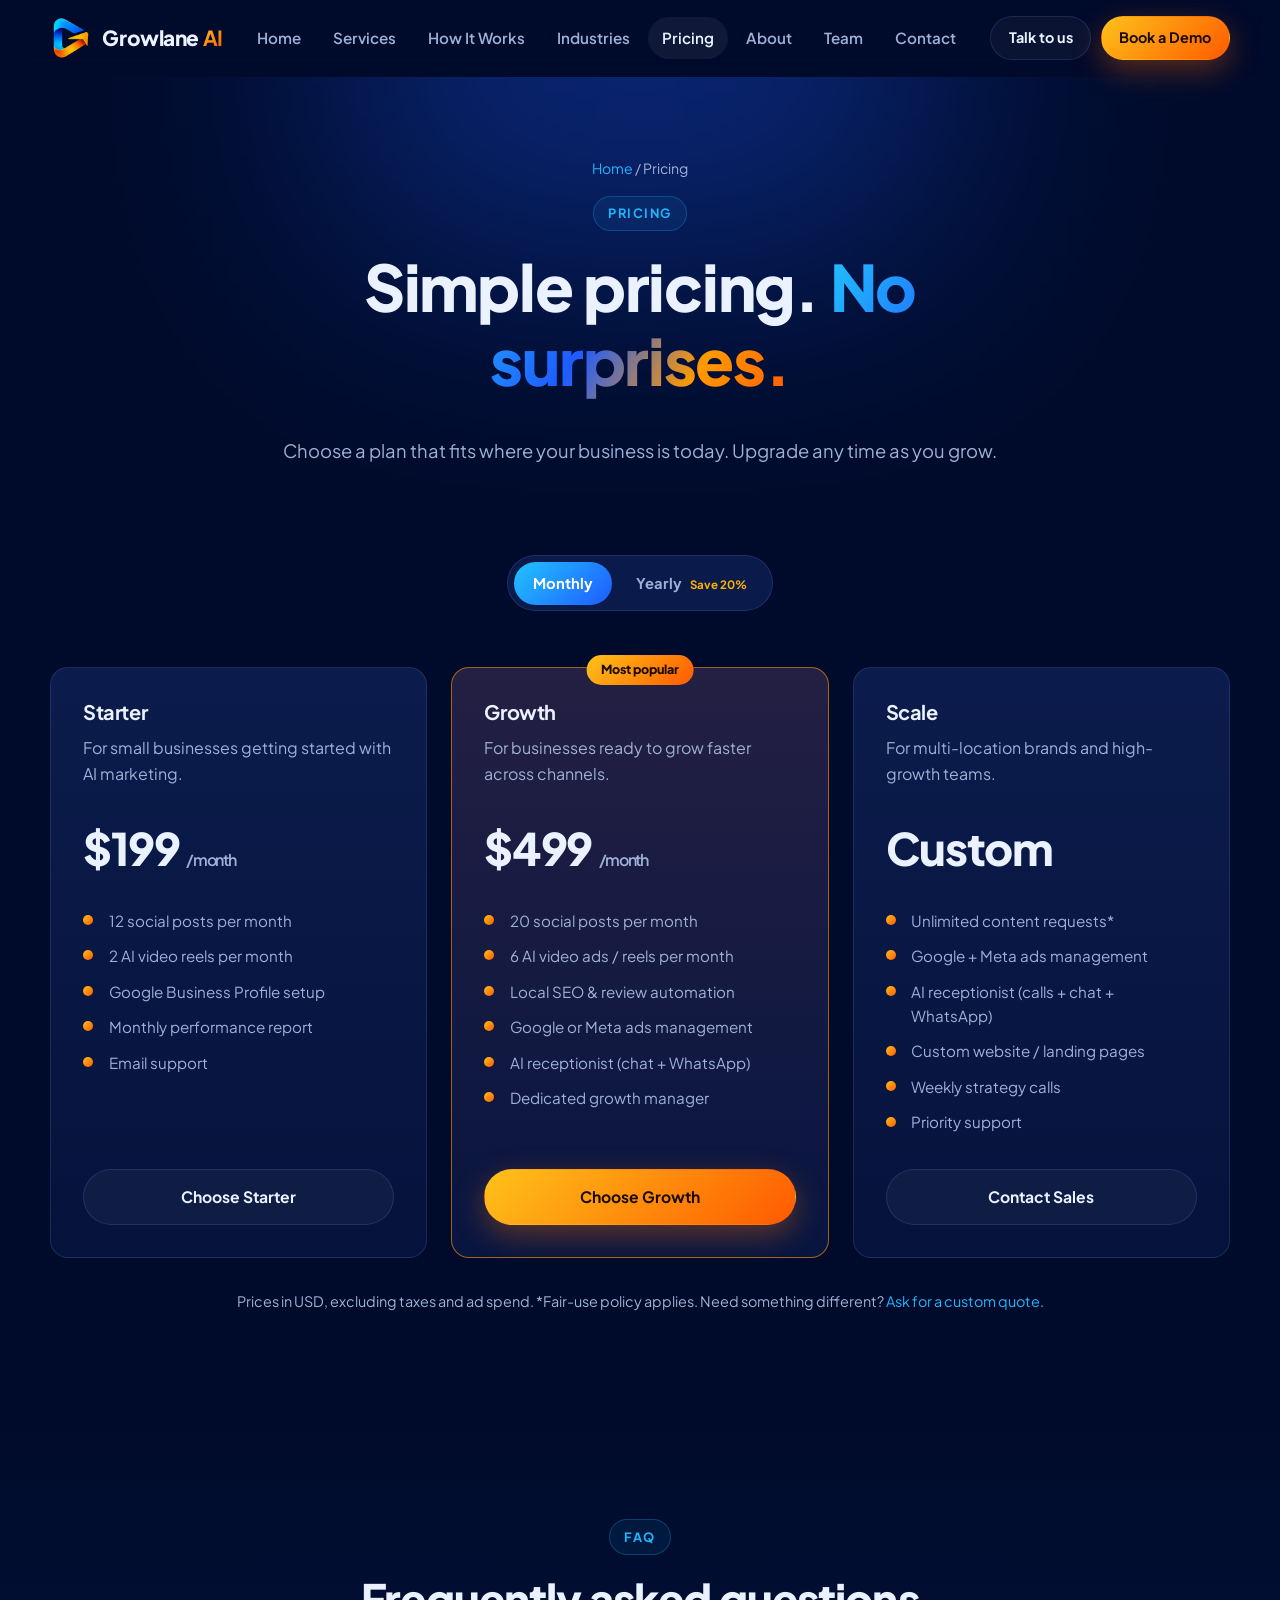
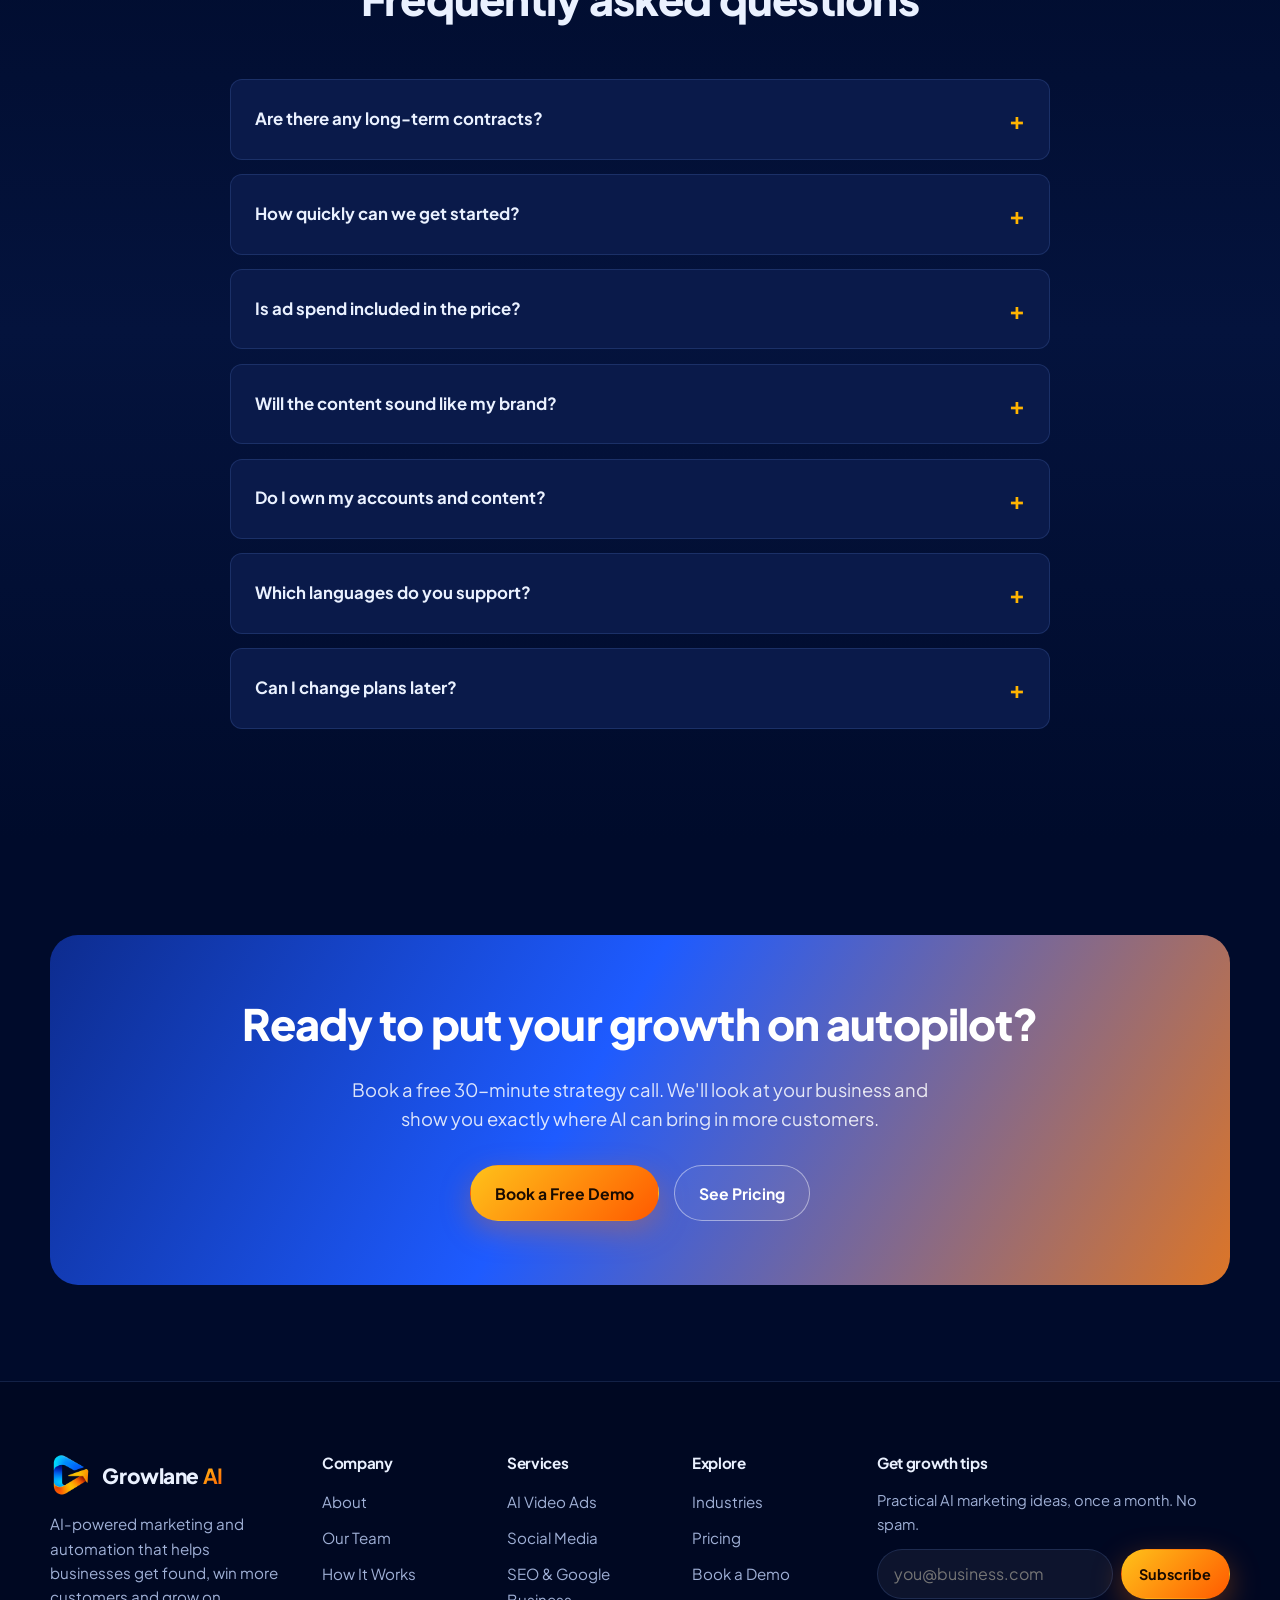
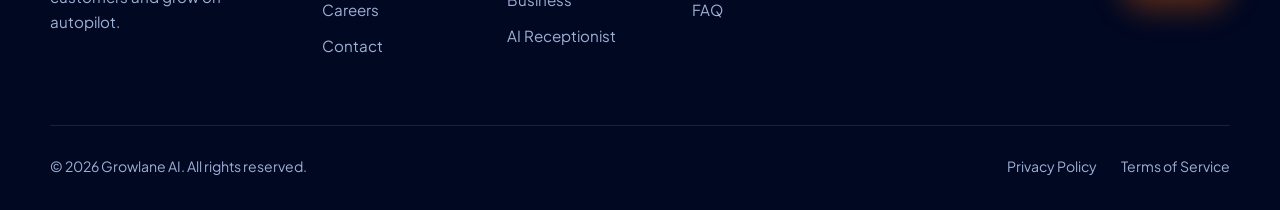
<file: pricing.html>
<!DOCTYPE html>
<html lang="en">
<head>
<meta charset="UTF-8">
<meta name="viewport" content="width=device-width, initial-scale=1.0">
<title>Pricing | Growlane AI</title>
<meta name="description" content="Simple monthly and yearly plans for AI-powered marketing, content and lead automation from Growlane AI.">
<meta name="theme-color" content="#000b2b">
<meta property="og:title" content="Pricing | Growlane AI">
<meta property="og:description" content="Simple monthly and yearly plans for AI-powered marketing, content and lead automation from Growlane AI.">
<meta property="og:type" content="website">
<meta property="og:image" content="assets/img/growlane-logo.png">
<link rel="icon" type="image/png" href="assets/img/favicon.png">
<link rel="apple-touch-icon" href="assets/img/apple-touch-icon.png">
<link rel="preconnect" href="https://fonts.googleapis.com">
<link rel="preconnect" href="https://fonts.gstatic.com" crossorigin>
<link href="https://fonts.googleapis.com/css2?family=Plus+Jakarta+Sans:wght@400;500;600;700;800&display=swap" rel="stylesheet">
<link rel="stylesheet" href="assets/css/style.css">
</head>
<body>
<a class="skip-link" href="#main">Skip to content</a>
<header class="site-header">
  <div class="container nav">
    <a href="index.html" class="brand" aria-label="Growlane AI home">
      <img src="assets/img/growlane-logo.png" alt="Growlane AI logo" width="42" height="42">
      <span>Growlane <b>AI</b></span>
    </a>
    <ul class="nav-links" id="nav-links"><li><a href="index.html">Home</a></li><li><a href="services.html">Services</a></li><li><a href="how-it-works.html">How It Works</a></li><li><a href="industries.html">Industries</a></li><li><a href="pricing.html" class="active" aria-current="page">Pricing</a></li><li><a href="about.html">About</a></li><li><a href="team.html">Team</a></li><li><a href="contact.html">Contact</a></li></ul>
    <div class="nav-cta">
      <a href="contact.html" class="btn btn-ghost btn-sm">Talk to us</a>
      <a href="demo.html" class="btn btn-primary btn-sm">Book a Demo</a>
      <button class="menu-toggle" aria-label="Open menu" aria-controls="nav-links" aria-expanded="false"><svg viewBox="0 0 24 24" fill="none" stroke="currentColor" stroke-width="2" stroke-linecap="round"><path d="M4 7h16M4 12h16M4 17h16"/></svg></button>
    </div>
  </div>
</header>
<main id="main">
<section class="page-hero">
  <div class="container">
    <div class="breadcrumb"><a href="index.html">Home</a> / Pricing</div>
    <span class="eyebrow">Pricing</span>
    <h1>Simple pricing. <span class="grad-text">No surprises.</span></h1>
    <p>Choose a plan that fits where your business is today. Upgrade any time as you grow.</p>
  </div>
</section>
<section style="padding-top:0">
  <div class="container">
    <div style="text-align:center;margin-bottom:3.5rem">
      <div class="billing-toggle" role="group" aria-label="Billing period">
        <button class="active" data-period="monthly">Monthly</button>
        <button data-period="yearly">Yearly <span class="save">Save 20%</span></button>
      </div>
    </div>
    <div class="grid grid-3">
      <div class="card price-card reveal">
        
        <h3>Starter</h3>
        <p>For small businesses getting started with AI marketing.</p>
        <div class="price">$<span data-monthly="199" data-yearly="159">199</span> <small class="period-label">/month</small></div>
        <ul><li>12 social posts per month</li><li>2 AI video reels per month</li><li>Google Business Profile setup</li><li>Monthly performance report</li><li>Email support</li></ul>
        <a href="demo.html?plan=starter" class="btn btn-ghost btn-block">Choose Starter</a>
      </div>
      <div class="card price-card featured reveal">
        <span class="tag">Most popular</span>
        <h3>Growth</h3>
        <p>For businesses ready to grow faster across channels.</p>
        <div class="price">$<span data-monthly="499" data-yearly="399">499</span> <small class="period-label">/month</small></div>
        <ul><li>20 social posts per month</li><li>6 AI video ads / reels per month</li><li>Local SEO & review automation</li><li>Google or Meta ads management</li><li>AI receptionist (chat + WhatsApp)</li><li>Dedicated growth manager</li></ul>
        <a href="demo.html?plan=growth" class="btn btn-primary btn-block">Choose Growth</a>
      </div>
      <div class="card price-card reveal">
        
        <h3>Scale</h3>
        <p>For multi-location brands and high-growth teams.</p>
        <div class="price">Custom</div>
        <ul><li>Unlimited content requests*</li><li>Google + Meta ads management</li><li>AI receptionist (calls + chat + WhatsApp)</li><li>Custom website / landing pages</li><li>Weekly strategy calls</li><li>Priority support</li></ul>
        <a href="contact.html?plan=scale" class="btn btn-ghost btn-block">Contact Sales</a>
      </div>
    </div>
    <p style="text-align:center;margin-top:2rem;font-size:.9rem">Prices in USD, excluding taxes and ad spend. *Fair-use policy applies. Need something different? <a href="contact.html" style="color:var(--blue)">Ask for a custom quote</a>.</p>
  </div>
</section>
<section class="alt-bg" id="faq" style="scroll-margin-top:80px">
  <div class="container">
    <div class="section-head reveal"><span class="eyebrow">FAQ</span><h2>Frequently asked questions</h2></div>
    <div class="faq"><div class="faq-item"><button class="faq-q" aria-expanded="false">Are there any long-term contracts?</button><div class="faq-a"><p>No. Monthly plans can be cancelled any time. Yearly plans give you a discount for committing for 12 months.</p></div></div><div class="faq-item"><button class="faq-q" aria-expanded="false">How quickly can we get started?</button><div class="faq-a"><p>Most businesses are live within 7–14 days of the strategy call, depending on how many channels we're setting up.</p></div></div><div class="faq-item"><button class="faq-q" aria-expanded="false">Is ad spend included in the price?</button><div class="faq-a"><p>No. Plan prices cover our work. Your advertising budget is paid directly to Google or Meta, so you always stay in control of it.</p></div></div><div class="faq-item"><button class="faq-q" aria-expanded="false">Will the content sound like my brand?</button><div class="faq-a"><p>Yes. During onboarding we train the AI on your brand voice, offers and FAQs, and our team reviews everything. You can approve content before it goes live.</p></div></div><div class="faq-item"><button class="faq-q" aria-expanded="false">Do I own my accounts and content?</button><div class="faq-a"><p>Always. Your ad accounts, social pages, website and all content we create belong to you.</p></div></div><div class="faq-item"><button class="faq-q" aria-expanded="false">Which languages do you support?</button><div class="faq-a"><p>We create content and AI conversations in English and several Indian languages, including Hindi and Punjabi. Ask us about others.</p></div></div><div class="faq-item"><button class="faq-q" aria-expanded="false">Can I change plans later?</button><div class="faq-a"><p>Yes — upgrade or downgrade at the start of any billing cycle.</p></div></div></div>
  </div>
</section>
<section>
  <div class="container">
    <div class="cta-band reveal">
      <h2>Ready to put your growth on autopilot?</h2>
      <p>Book a free 30-minute strategy call. We'll look at your business and show you exactly where AI can bring in more customers.</p>
      <div class="actions">
        <a href="demo.html" class="btn btn-primary">Book a Free Demo</a>
        <a href="pricing.html" class="btn btn-ghost">See Pricing</a>
      </div>
    </div>
  </div>
</section>
</main>
<footer class="site-footer">
  <div class="container">
    <div class="footer-grid">
      <div class="footer-about">
        <a href="index.html" class="brand"><img src="assets/img/growlane-logo.png" alt="Growlane AI logo" width="42" height="42"><span>Growlane <b>AI</b></span></a>
        <p>AI-powered marketing and automation that helps businesses get found, win more customers and grow on autopilot.</p>
      </div>
      <div>
        <h4>Company</h4>
        <ul>
          <li><a href="about.html">About</a></li>
          <li><a href="team.html">Our Team</a></li>
          <li><a href="how-it-works.html">How It Works</a></li>
          <li><a href="careers.html">Careers</a></li>
          <li><a href="contact.html">Contact</a></li>
        </ul>
      </div>
      <div>
        <h4>Services</h4>
        <ul>
          <li><a href="services.html#ai-video">AI Video Ads</a></li>
          <li><a href="services.html#social">Social Media</a></li>
          <li><a href="services.html#seo">SEO &amp; Google Business</a></li>
          <li><a href="services.html#ai-receptionist">AI Receptionist</a></li>
        </ul>
      </div>
      <div>
        <h4>Explore</h4>
        <ul>
          <li><a href="industries.html">Industries</a></li>
          <li><a href="pricing.html">Pricing</a></li>
          <li><a href="demo.html">Book a Demo</a></li>
          <li><a href="pricing.html#faq">FAQ</a></li>
        </ul>
      </div>
      <div class="footer-news">
        <h4>Get growth tips</h4>
        <p style="font-size:.92rem;margin:0">Practical AI marketing ideas, once a month. No spam.</p>
        <form class="newsletter" novalidate>
          <label for="nl-email" class="skip-link">Email address</label>
          <input id="nl-email" type="email" placeholder="you@business.com" aria-label="Email address">
          <button class="btn btn-primary btn-sm" type="submit">Subscribe</button>
        </form>
        <div class="newsletter-msg" aria-live="polite"></div>
      </div>
    </div>
    <div class="footer-bottom">
      <span>&copy; <span data-year>2026</span> Growlane AI. All rights reserved.</span>
      <div class="links"><a href="privacy.html">Privacy Policy</a><a href="terms.html">Terms of Service</a></div>
    </div>
  </div>
</footer>
<button class="to-top" aria-label="Back to top">↑</button>
<script src="assets/js/main.js"></script>
</body>
</html>
</file>
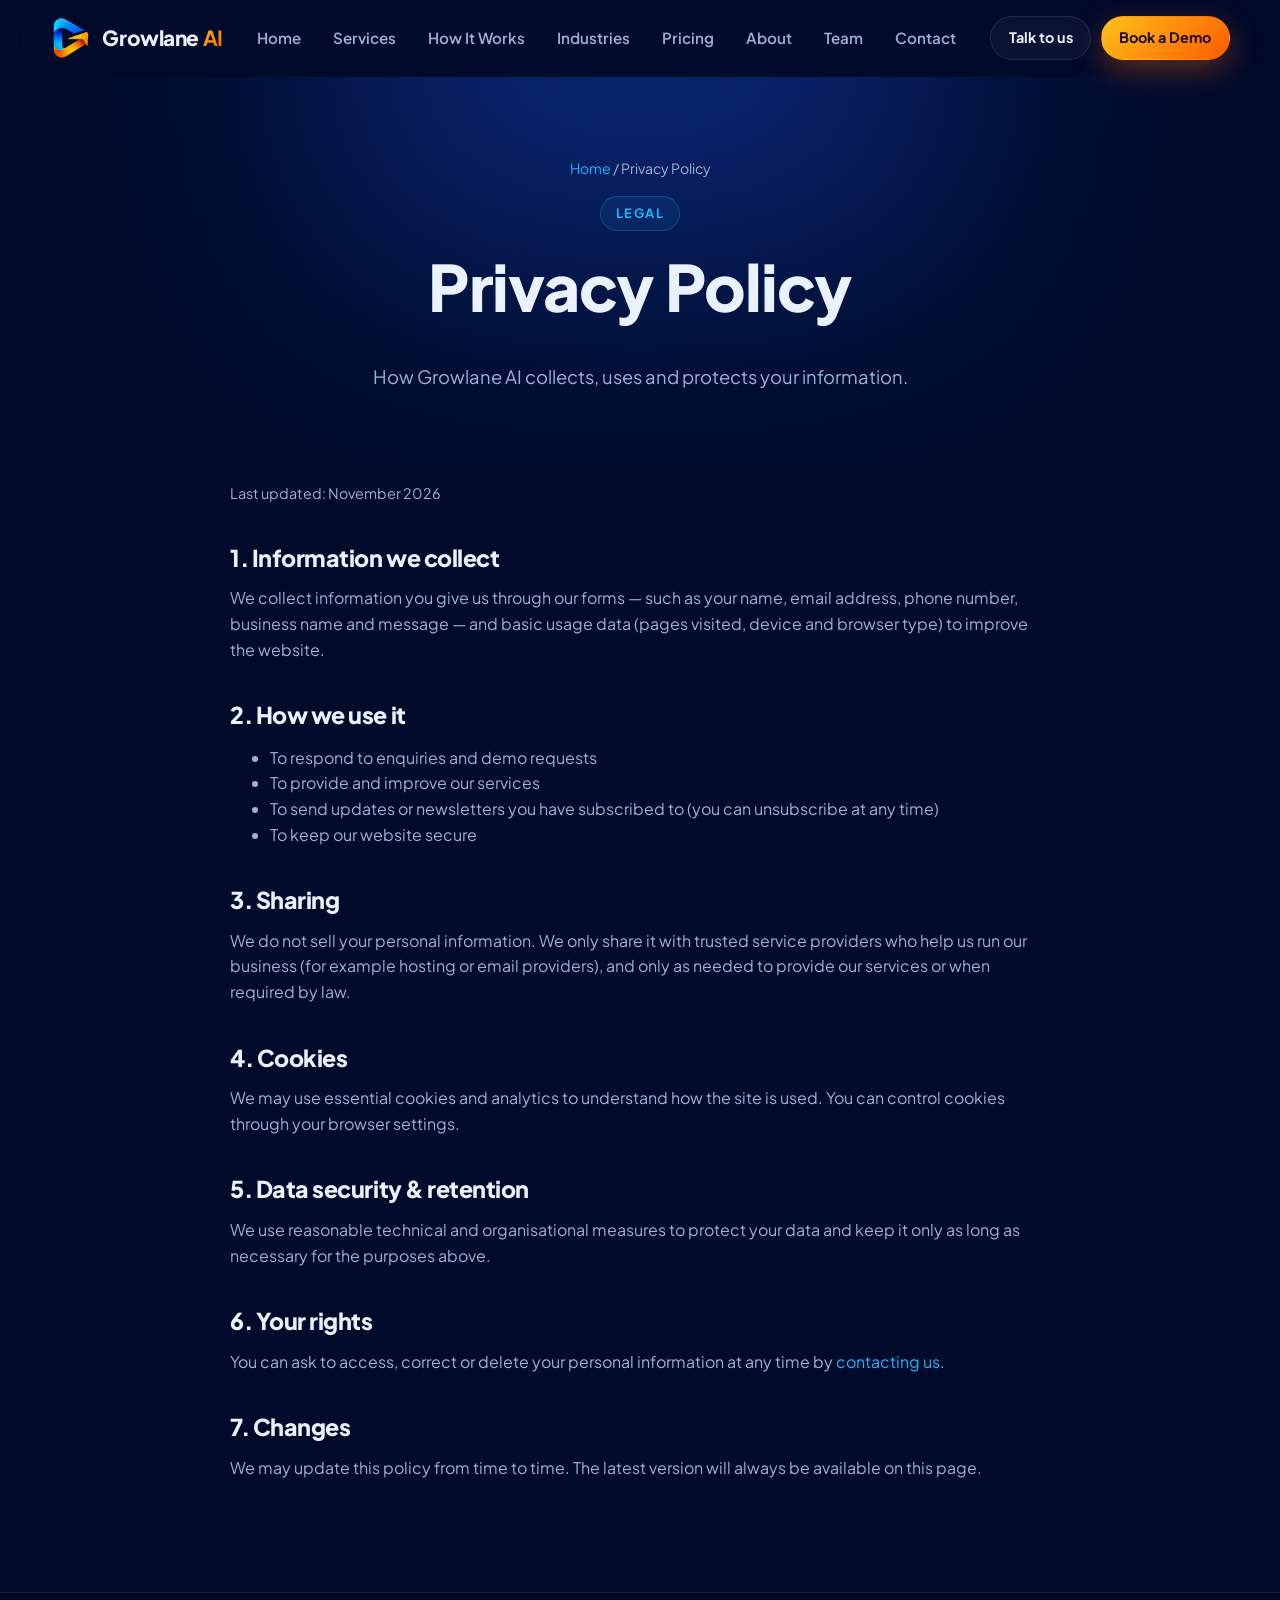
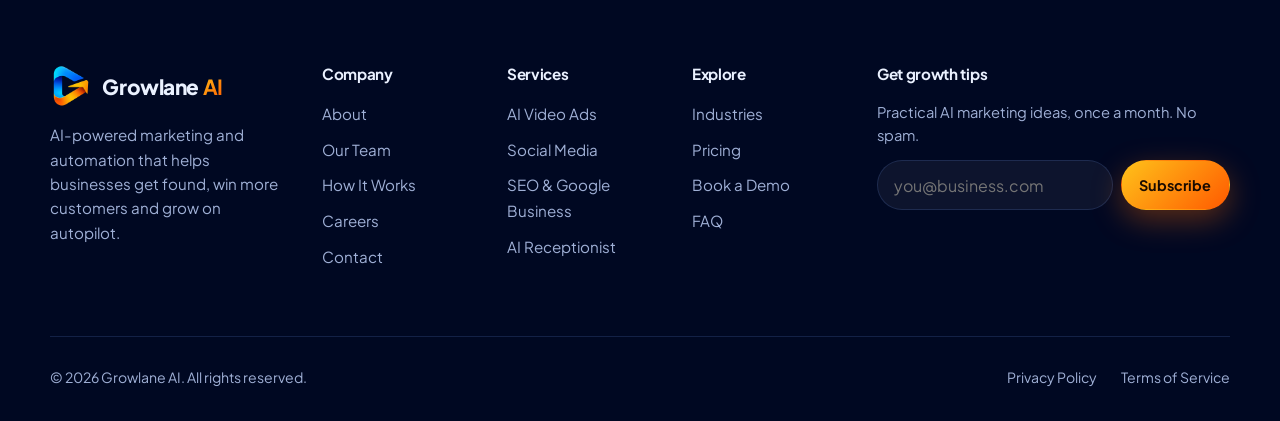
<file: privacy.html>
<!DOCTYPE html>
<html lang="en">
<head>
<meta charset="UTF-8">
<meta name="viewport" content="width=device-width, initial-scale=1.0">
<title>Privacy Policy | Growlane AI</title>
<meta name="description" content="Growlane AI privacy policy.">
<meta name="theme-color" content="#000b2b">
<meta property="og:title" content="Privacy Policy | Growlane AI">
<meta property="og:description" content="Growlane AI privacy policy.">
<meta property="og:type" content="website">
<meta property="og:image" content="assets/img/growlane-logo.png">
<link rel="icon" type="image/png" href="assets/img/favicon.png">
<link rel="apple-touch-icon" href="assets/img/apple-touch-icon.png">
<link rel="preconnect" href="https://fonts.googleapis.com">
<link rel="preconnect" href="https://fonts.gstatic.com" crossorigin>
<link href="https://fonts.googleapis.com/css2?family=Plus+Jakarta+Sans:wght@400;500;600;700;800&display=swap" rel="stylesheet">
<link rel="stylesheet" href="assets/css/style.css">
</head>
<body>
<a class="skip-link" href="#main">Skip to content</a>
<header class="site-header">
  <div class="container nav">
    <a href="index.html" class="brand" aria-label="Growlane AI home">
      <img src="assets/img/growlane-logo.png" alt="Growlane AI logo" width="42" height="42">
      <span>Growlane <b>AI</b></span>
    </a>
    <ul class="nav-links" id="nav-links"><li><a href="index.html">Home</a></li><li><a href="services.html">Services</a></li><li><a href="how-it-works.html">How It Works</a></li><li><a href="industries.html">Industries</a></li><li><a href="pricing.html">Pricing</a></li><li><a href="about.html">About</a></li><li><a href="team.html">Team</a></li><li><a href="contact.html">Contact</a></li></ul>
    <div class="nav-cta">
      <a href="contact.html" class="btn btn-ghost btn-sm">Talk to us</a>
      <a href="demo.html" class="btn btn-primary btn-sm">Book a Demo</a>
      <button class="menu-toggle" aria-label="Open menu" aria-controls="nav-links" aria-expanded="false"><svg viewBox="0 0 24 24" fill="none" stroke="currentColor" stroke-width="2" stroke-linecap="round"><path d="M4 7h16M4 12h16M4 17h16"/></svg></button>
    </div>
  </div>
</header>
<main id="main">
<section class="page-hero">
  <div class="container">
    <div class="breadcrumb"><a href="index.html">Home</a> / Privacy Policy</div>
    <span class="eyebrow">Legal</span>
    <h1>Privacy Policy</h1>
    <p>How Growlane AI collects, uses and protects your information.</p>
  </div>
</section>
<section style="padding-top:1rem">
  <div class="container legal">
    <p class="updated">Last updated: November 2026</p>
    <h2>1. Information we collect</h2>
    <p>We collect information you give us through our forms — such as your name, email address, phone number, business name and message — and basic usage data (pages visited, device and browser type) to improve the website.</p>
    <h2>2. How we use it</h2>
    <ul><li>To respond to enquiries and demo requests</li><li>To provide and improve our services</li><li>To send updates or newsletters you have subscribed to (you can unsubscribe at any time)</li><li>To keep our website secure</li></ul>
    <h2>3. Sharing</h2>
    <p>We do not sell your personal information. We only share it with trusted service providers who help us run our business (for example hosting or email providers), and only as needed to provide our services or when required by law.</p>
    <h2>4. Cookies</h2>
    <p>We may use essential cookies and analytics to understand how the site is used. You can control cookies through your browser settings.</p>
    <h2>5. Data security &amp; retention</h2>
    <p>We use reasonable technical and organisational measures to protect your data and keep it only as long as necessary for the purposes above.</p>
    <h2>6. Your rights</h2>
    <p>You can ask to access, correct or delete your personal information at any time by <a href="contact.html" style="color:var(--blue)">contacting us</a>.</p>
    <h2>7. Changes</h2>
    <p>We may update this policy from time to time. The latest version will always be available on this page.</p>
  </div>
</section>
</main>
<footer class="site-footer">
  <div class="container">
    <div class="footer-grid">
      <div class="footer-about">
        <a href="index.html" class="brand"><img src="assets/img/growlane-logo.png" alt="Growlane AI logo" width="42" height="42"><span>Growlane <b>AI</b></span></a>
        <p>AI-powered marketing and automation that helps businesses get found, win more customers and grow on autopilot.</p>
      </div>
      <div>
        <h4>Company</h4>
        <ul>
          <li><a href="about.html">About</a></li>
          <li><a href="team.html">Our Team</a></li>
          <li><a href="how-it-works.html">How It Works</a></li>
          <li><a href="careers.html">Careers</a></li>
          <li><a href="contact.html">Contact</a></li>
        </ul>
      </div>
      <div>
        <h4>Services</h4>
        <ul>
          <li><a href="services.html#ai-video">AI Video Ads</a></li>
          <li><a href="services.html#social">Social Media</a></li>
          <li><a href="services.html#seo">SEO &amp; Google Business</a></li>
          <li><a href="services.html#ai-receptionist">AI Receptionist</a></li>
        </ul>
      </div>
      <div>
        <h4>Explore</h4>
        <ul>
          <li><a href="industries.html">Industries</a></li>
          <li><a href="pricing.html">Pricing</a></li>
          <li><a href="demo.html">Book a Demo</a></li>
          <li><a href="pricing.html#faq">FAQ</a></li>
        </ul>
      </div>
      <div class="footer-news">
        <h4>Get growth tips</h4>
        <p style="font-size:.92rem;margin:0">Practical AI marketing ideas, once a month. No spam.</p>
        <form class="newsletter" novalidate>
          <label for="nl-email" class="skip-link">Email address</label>
          <input id="nl-email" type="email" placeholder="you@business.com" aria-label="Email address">
          <button class="btn btn-primary btn-sm" type="submit">Subscribe</button>
        </form>
        <div class="newsletter-msg" aria-live="polite"></div>
      </div>
    </div>
    <div class="footer-bottom">
      <span>&copy; <span data-year>2026</span> Growlane AI. All rights reserved.</span>
      <div class="links"><a href="privacy.html">Privacy Policy</a><a href="terms.html">Terms of Service</a></div>
    </div>
  </div>
</footer>
<button class="to-top" aria-label="Back to top">↑</button>
<script src="assets/js/main.js"></script>
</body>
</html>
</file>
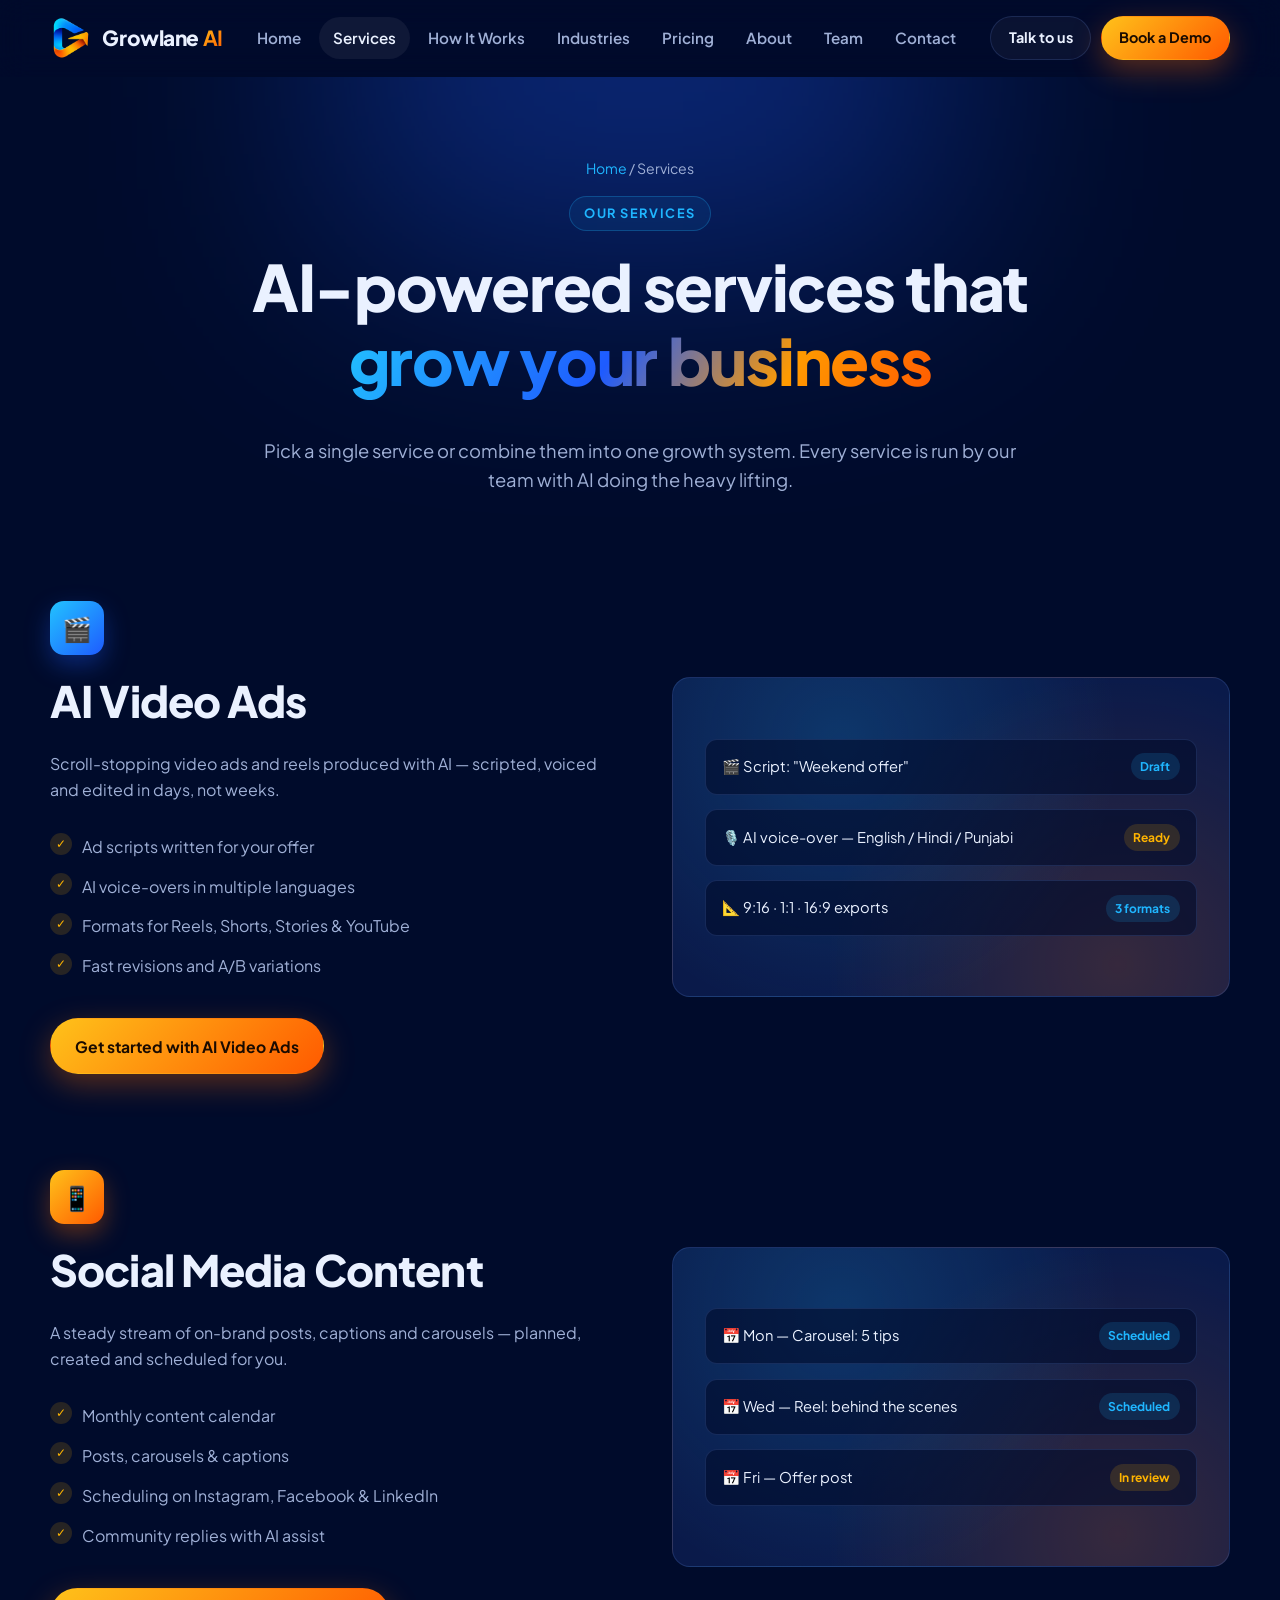
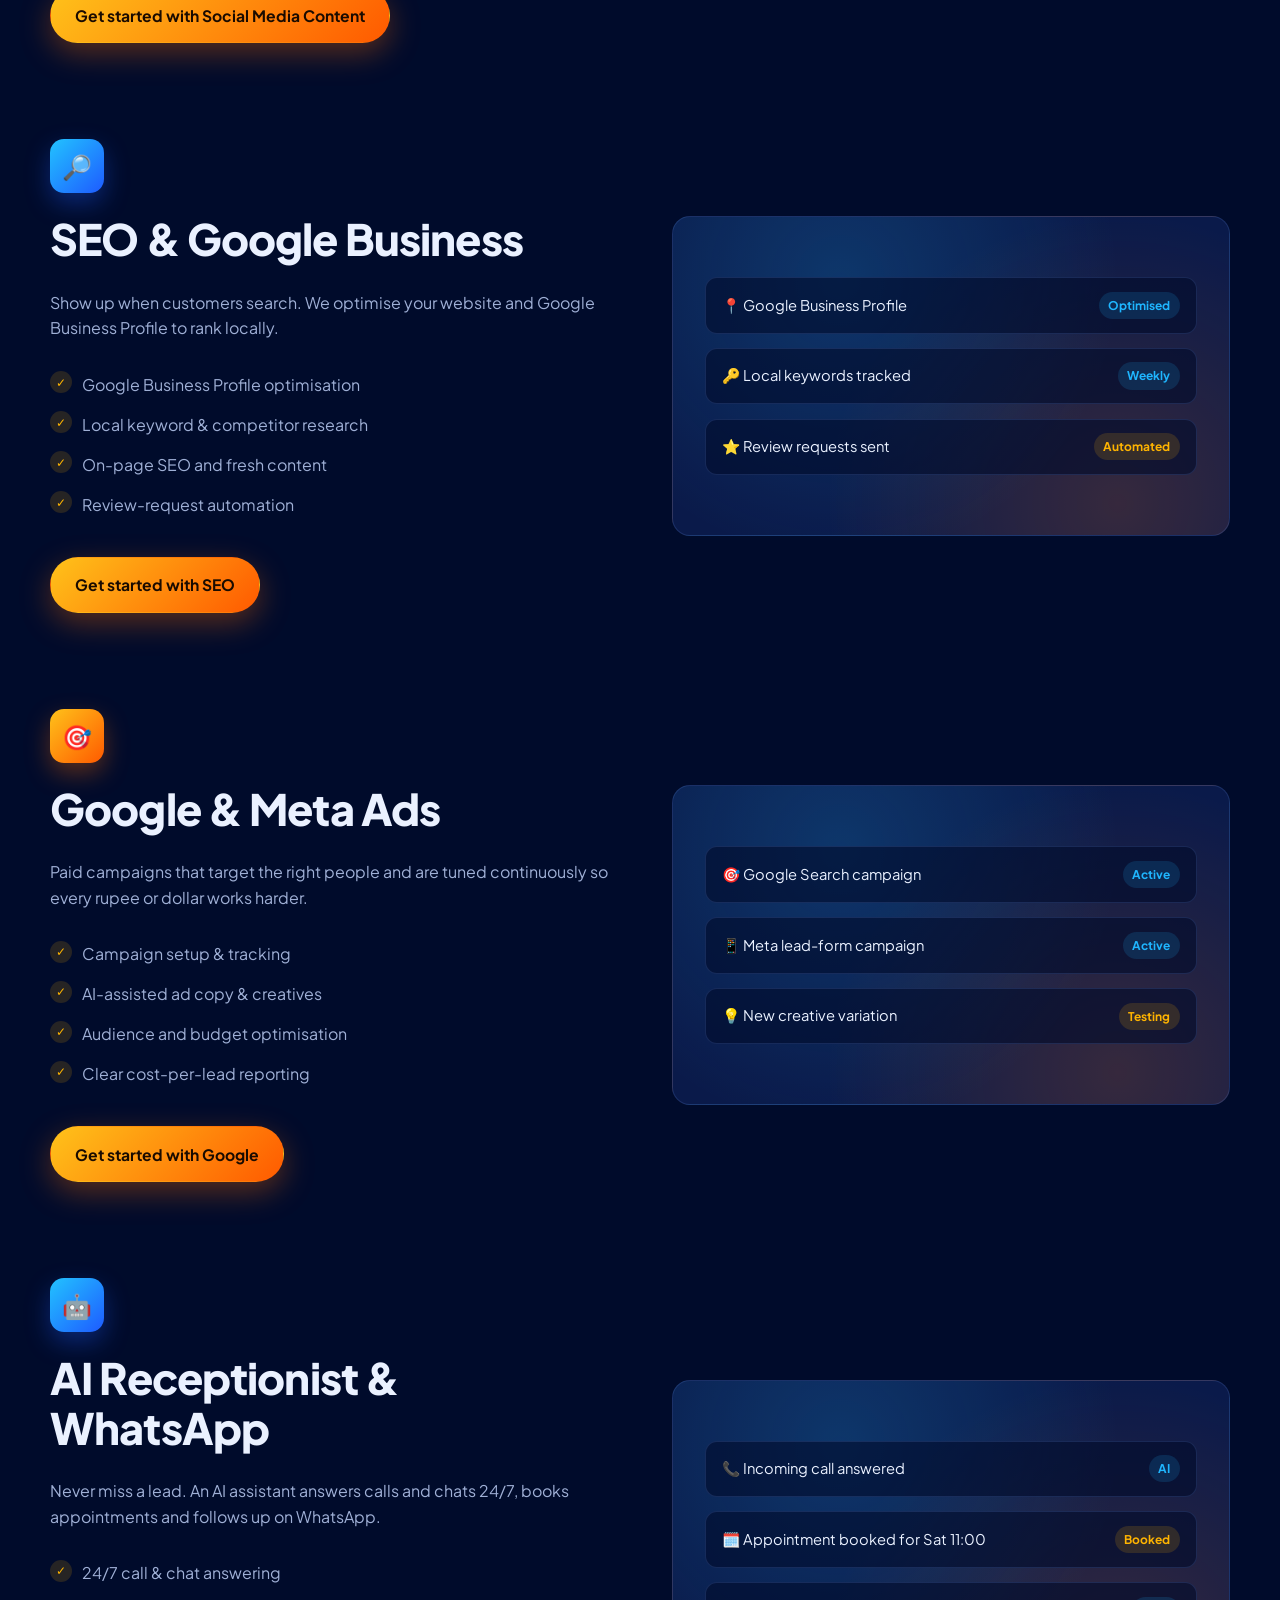
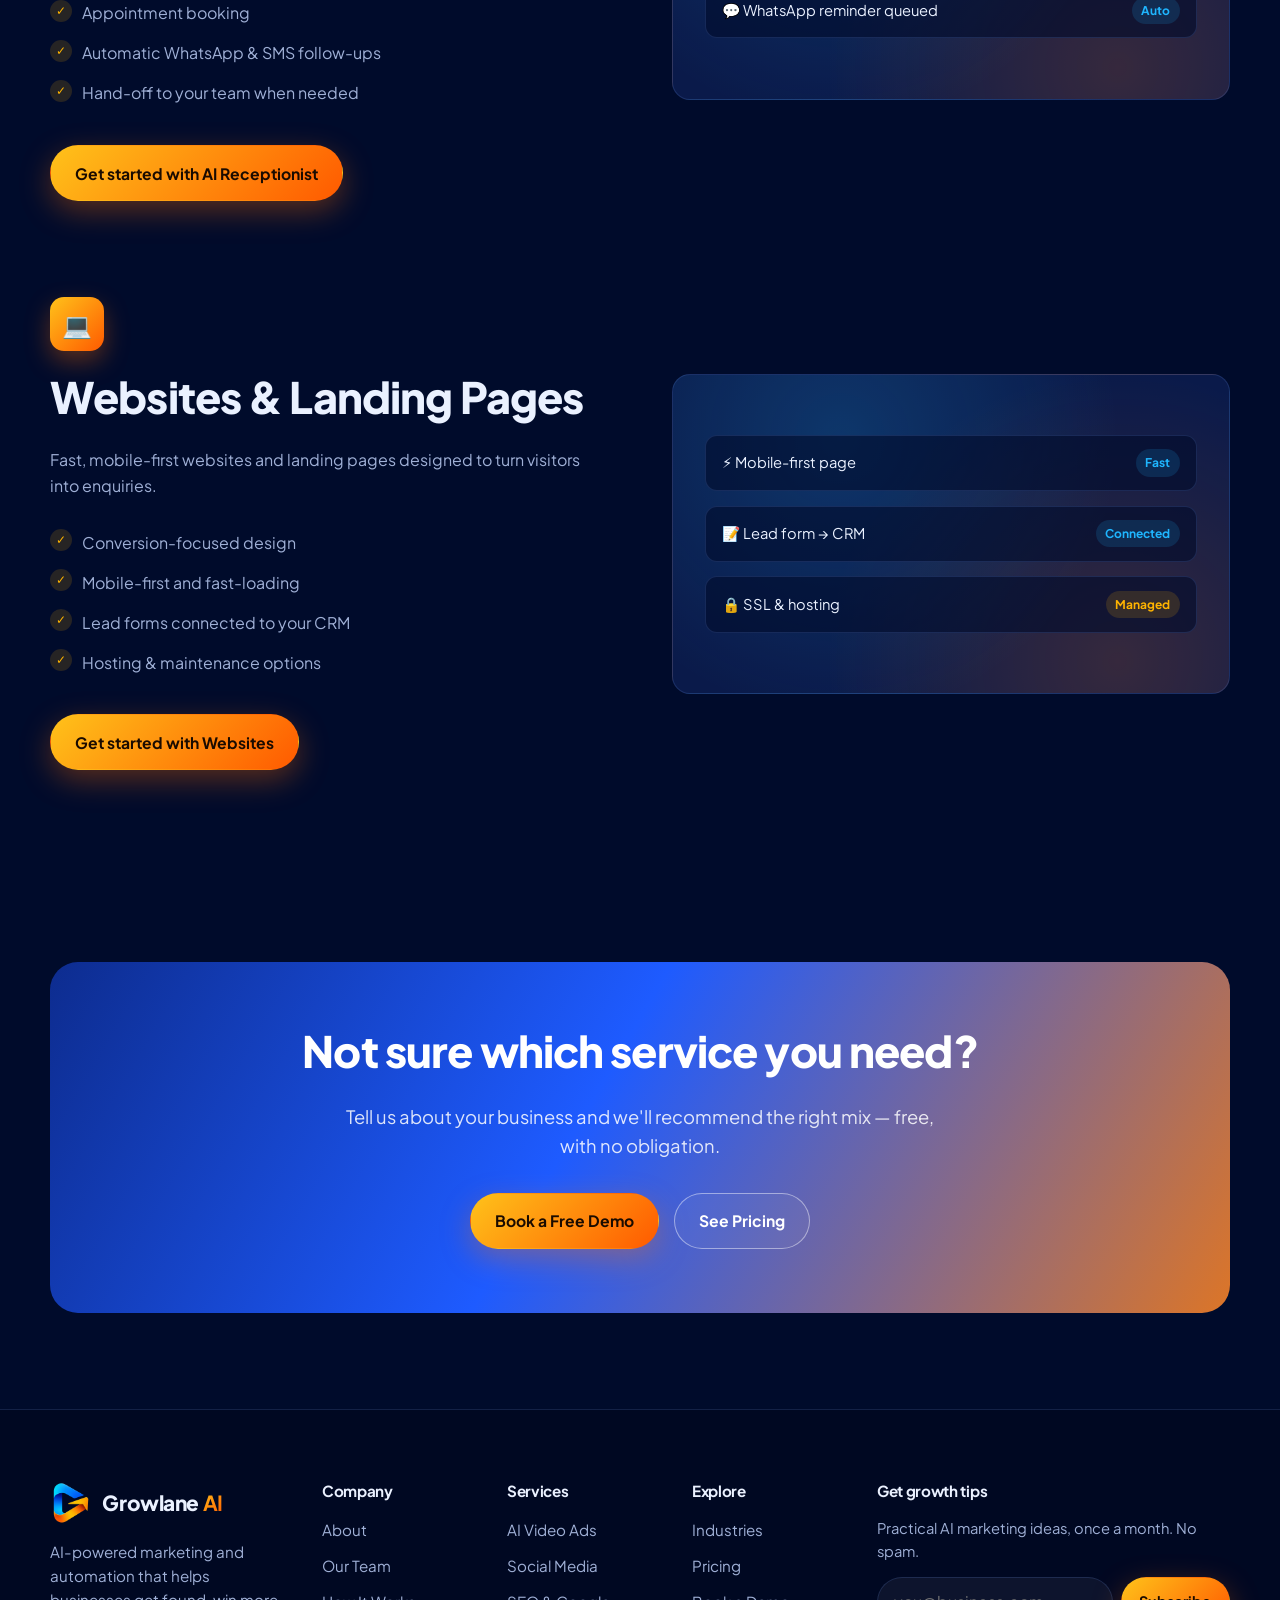
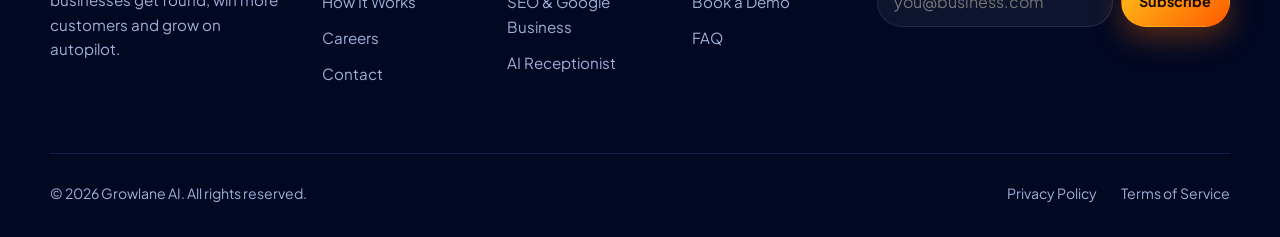
<file: services.html>
<!DOCTYPE html>
<html lang="en">
<head>
<meta charset="UTF-8">
<meta name="viewport" content="width=device-width, initial-scale=1.0">
<title>Services | Growlane AI</title>
<meta name="description" content="AI video ads, social media content, SEO & Google Business, Google & Meta ads, AI receptionist and websites — all from Growlane AI.">
<meta name="theme-color" content="#000b2b">
<meta property="og:title" content="Services | Growlane AI">
<meta property="og:description" content="AI video ads, social media content, SEO & Google Business, Google & Meta ads, AI receptionist and websites — all from Growlane AI.">
<meta property="og:type" content="website">
<meta property="og:image" content="assets/img/growlane-logo.png">
<link rel="icon" type="image/png" href="assets/img/favicon.png">
<link rel="apple-touch-icon" href="assets/img/apple-touch-icon.png">
<link rel="preconnect" href="https://fonts.googleapis.com">
<link rel="preconnect" href="https://fonts.gstatic.com" crossorigin>
<link href="https://fonts.googleapis.com/css2?family=Plus+Jakarta+Sans:wght@400;500;600;700;800&display=swap" rel="stylesheet">
<link rel="stylesheet" href="assets/css/style.css">
</head>
<body>
<a class="skip-link" href="#main">Skip to content</a>
<header class="site-header">
  <div class="container nav">
    <a href="index.html" class="brand" aria-label="Growlane AI home">
      <img src="assets/img/growlane-logo.png" alt="Growlane AI logo" width="42" height="42">
      <span>Growlane <b>AI</b></span>
    </a>
    <ul class="nav-links" id="nav-links"><li><a href="index.html">Home</a></li><li><a href="services.html" class="active" aria-current="page">Services</a></li><li><a href="how-it-works.html">How It Works</a></li><li><a href="industries.html">Industries</a></li><li><a href="pricing.html">Pricing</a></li><li><a href="about.html">About</a></li><li><a href="team.html">Team</a></li><li><a href="contact.html">Contact</a></li></ul>
    <div class="nav-cta">
      <a href="contact.html" class="btn btn-ghost btn-sm">Talk to us</a>
      <a href="demo.html" class="btn btn-primary btn-sm">Book a Demo</a>
      <button class="menu-toggle" aria-label="Open menu" aria-controls="nav-links" aria-expanded="false"><svg viewBox="0 0 24 24" fill="none" stroke="currentColor" stroke-width="2" stroke-linecap="round"><path d="M4 7h16M4 12h16M4 17h16"/></svg></button>
    </div>
  </div>
</header>
<main id="main">
<section class="page-hero">
  <div class="container">
    <div class="breadcrumb"><a href="index.html">Home</a> / Services</div>
    <span class="eyebrow">Our services</span>
    <h1>AI-powered services that <span class="grad-text">grow your business</span></h1>
    <p>Pick a single service or combine them into one growth system. Every service is run by our team with AI doing the heavy lifting.</p>
  </div>
</section>
<section style="padding-top:2rem">
  <div class="container">
    <div class="split" id="ai-video" style="scroll-margin-top:110px">
      <div class="reveal">
        <div class="icon ">🎬</div>
        <h2>AI Video Ads</h2>
        <p>Scroll-stopping video ads and reels produced with AI — scripted, voiced and edited in days, not weeks.</p>
        <ul class="check-list"><li>Ad scripts written for your offer</li><li>AI voice-overs in multiple languages</li><li>Formats for Reels, Shorts, Stories & YouTube</li><li>Fast revisions and A/B variations</li></ul>
        <a href="contact.html?service=ai-video" class="btn btn-primary">Get started with AI Video Ads</a>
      </div>
      <div class="split-media reveal"><div class="mock-row">🎬 Script: "Weekend offer"<span class="badge">Draft</span></div><div class="mock-row">🎙️ AI voice-over — English / Hindi / Punjabi<span class="badge orange">Ready</span></div><div class="mock-row">📐 9:16 · 1:1 · 16:9 exports<span class="badge">3 formats</span></div></div>
    </div>
    <div class="split reverse" id="social" style="scroll-margin-top:110px">
      <div class="reveal">
        <div class="icon orange">📱</div>
        <h2>Social Media Content</h2>
        <p>A steady stream of on-brand posts, captions and carousels — planned, created and scheduled for you.</p>
        <ul class="check-list"><li>Monthly content calendar</li><li>Posts, carousels & captions</li><li>Scheduling on Instagram, Facebook & LinkedIn</li><li>Community replies with AI assist</li></ul>
        <a href="contact.html?service=social" class="btn btn-primary">Get started with Social Media Content</a>
      </div>
      <div class="split-media reveal"><div class="mock-row">📅 Mon — Carousel: 5 tips<span class="badge">Scheduled</span></div><div class="mock-row">📅 Wed — Reel: behind the scenes<span class="badge">Scheduled</span></div><div class="mock-row">📅 Fri — Offer post<span class="badge orange">In review</span></div></div>
    </div>
    <div class="split" id="seo" style="scroll-margin-top:110px">
      <div class="reveal">
        <div class="icon ">🔎</div>
        <h2>SEO & Google Business</h2>
        <p>Show up when customers search. We optimise your website and Google Business Profile to rank locally.</p>
        <ul class="check-list"><li>Google Business Profile optimisation</li><li>Local keyword & competitor research</li><li>On-page SEO and fresh content</li><li>Review-request automation</li></ul>
        <a href="contact.html?service=seo" class="btn btn-primary">Get started with SEO</a>
      </div>
      <div class="split-media reveal"><div class="mock-row">📍 Google Business Profile<span class="badge">Optimised</span></div><div class="mock-row">🔑 Local keywords tracked<span class="badge">Weekly</span></div><div class="mock-row">⭐ Review requests sent<span class="badge orange">Automated</span></div></div>
    </div>
    <div class="split reverse" id="ads" style="scroll-margin-top:110px">
      <div class="reveal">
        <div class="icon orange">🎯</div>
        <h2>Google & Meta Ads</h2>
        <p>Paid campaigns that target the right people and are tuned continuously so every rupee or dollar works harder.</p>
        <ul class="check-list"><li>Campaign setup & tracking</li><li>AI-assisted ad copy & creatives</li><li>Audience and budget optimisation</li><li>Clear cost-per-lead reporting</li></ul>
        <a href="contact.html?service=ads" class="btn btn-primary">Get started with Google</a>
      </div>
      <div class="split-media reveal"><div class="mock-row">🎯 Google Search campaign<span class="badge">Active</span></div><div class="mock-row">📱 Meta lead-form campaign<span class="badge">Active</span></div><div class="mock-row">💡 New creative variation<span class="badge orange">Testing</span></div></div>
    </div>
    <div class="split" id="ai-receptionist" style="scroll-margin-top:110px">
      <div class="reveal">
        <div class="icon ">🤖</div>
        <h2>AI Receptionist & WhatsApp</h2>
        <p>Never miss a lead. An AI assistant answers calls and chats 24/7, books appointments and follows up on WhatsApp.</p>
        <ul class="check-list"><li>24/7 call & chat answering</li><li>Appointment booking</li><li>Automatic WhatsApp & SMS follow-ups</li><li>Hand-off to your team when needed</li></ul>
        <a href="contact.html?service=ai-receptionist" class="btn btn-primary">Get started with AI Receptionist</a>
      </div>
      <div class="split-media reveal"><div class="mock-row">📞 Incoming call answered<span class="badge">AI</span></div><div class="mock-row">🗓️ Appointment booked for Sat 11:00<span class="badge orange">Booked</span></div><div class="mock-row">💬 WhatsApp reminder queued<span class="badge">Auto</span></div></div>
    </div>
    <div class="split reverse" id="websites" style="scroll-margin-top:110px">
      <div class="reveal">
        <div class="icon orange">💻</div>
        <h2>Websites & Landing Pages</h2>
        <p>Fast, mobile-first websites and landing pages designed to turn visitors into enquiries.</p>
        <ul class="check-list"><li>Conversion-focused design</li><li>Mobile-first and fast-loading</li><li>Lead forms connected to your CRM</li><li>Hosting & maintenance options</li></ul>
        <a href="contact.html?service=websites" class="btn btn-primary">Get started with Websites</a>
      </div>
      <div class="split-media reveal"><div class="mock-row">⚡ Mobile-first page<span class="badge">Fast</span></div><div class="mock-row">📝 Lead form → CRM<span class="badge">Connected</span></div><div class="mock-row">🔒 SSL &amp; hosting<span class="badge orange">Managed</span></div></div>
    </div>
  </div>
</section>
<section>
  <div class="container">
    <div class="cta-band reveal">
      <h2>Not sure which service you need?</h2>
      <p>Tell us about your business and we'll recommend the right mix — free, with no obligation.</p>
      <div class="actions">
        <a href="demo.html" class="btn btn-primary">Book a Free Demo</a>
        <a href="pricing.html" class="btn btn-ghost">See Pricing</a>
      </div>
    </div>
  </div>
</section>
</main>
<footer class="site-footer">
  <div class="container">
    <div class="footer-grid">
      <div class="footer-about">
        <a href="index.html" class="brand"><img src="assets/img/growlane-logo.png" alt="Growlane AI logo" width="42" height="42"><span>Growlane <b>AI</b></span></a>
        <p>AI-powered marketing and automation that helps businesses get found, win more customers and grow on autopilot.</p>
      </div>
      <div>
        <h4>Company</h4>
        <ul>
          <li><a href="about.html">About</a></li>
          <li><a href="team.html">Our Team</a></li>
          <li><a href="how-it-works.html">How It Works</a></li>
          <li><a href="careers.html">Careers</a></li>
          <li><a href="contact.html">Contact</a></li>
        </ul>
      </div>
      <div>
        <h4>Services</h4>
        <ul>
          <li><a href="services.html#ai-video">AI Video Ads</a></li>
          <li><a href="services.html#social">Social Media</a></li>
          <li><a href="services.html#seo">SEO &amp; Google Business</a></li>
          <li><a href="services.html#ai-receptionist">AI Receptionist</a></li>
        </ul>
      </div>
      <div>
        <h4>Explore</h4>
        <ul>
          <li><a href="industries.html">Industries</a></li>
          <li><a href="pricing.html">Pricing</a></li>
          <li><a href="demo.html">Book a Demo</a></li>
          <li><a href="pricing.html#faq">FAQ</a></li>
        </ul>
      </div>
      <div class="footer-news">
        <h4>Get growth tips</h4>
        <p style="font-size:.92rem;margin:0">Practical AI marketing ideas, once a month. No spam.</p>
        <form class="newsletter" novalidate>
          <label for="nl-email" class="skip-link">Email address</label>
          <input id="nl-email" type="email" placeholder="you@business.com" aria-label="Email address">
          <button class="btn btn-primary btn-sm" type="submit">Subscribe</button>
        </form>
        <div class="newsletter-msg" aria-live="polite"></div>
      </div>
    </div>
    <div class="footer-bottom">
      <span>&copy; <span data-year>2026</span> Growlane AI. All rights reserved.</span>
      <div class="links"><a href="privacy.html">Privacy Policy</a><a href="terms.html">Terms of Service</a></div>
    </div>
  </div>
</footer>
<button class="to-top" aria-label="Back to top">↑</button>
<script src="assets/js/main.js"></script>
</body>
</html>
</file>
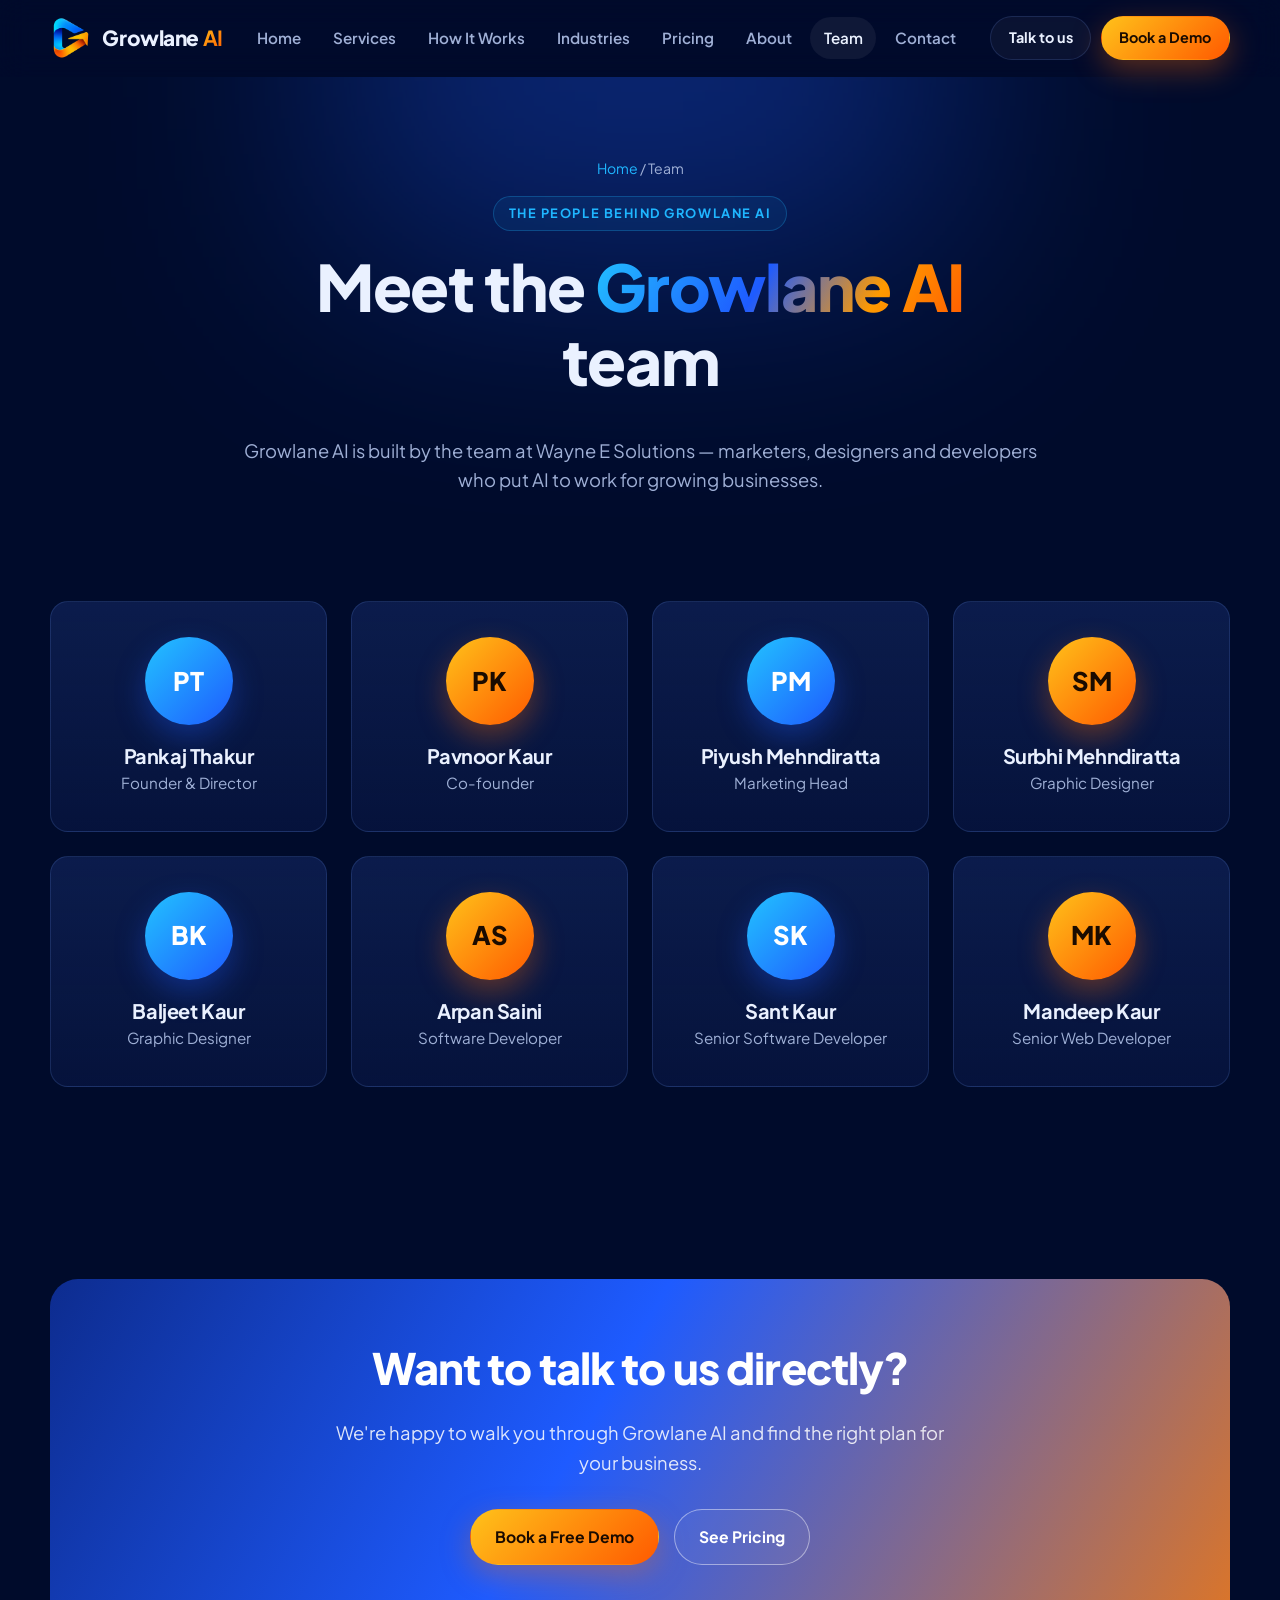
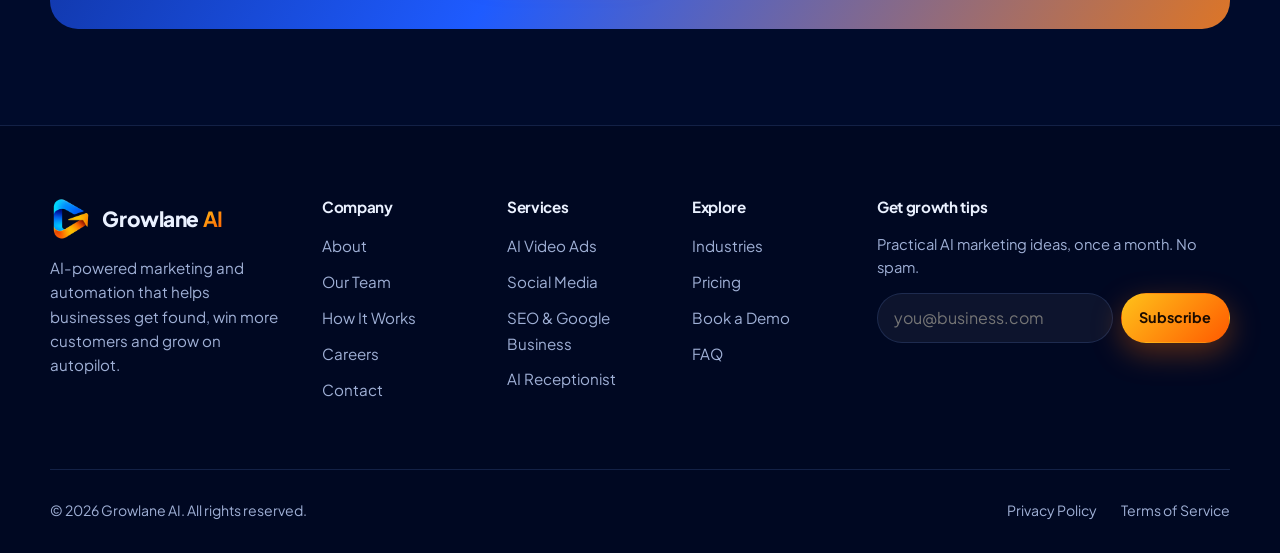
<file: team.html>
<!DOCTYPE html>
<html lang="en">
<head>
<meta charset="UTF-8">
<meta name="viewport" content="width=device-width, initial-scale=1.0">
<title>Our Team | Growlane AI</title>
<meta name="description" content="Meet the Growlane AI team — the marketers, designers and developers behind the platform.">
<meta name="theme-color" content="#000b2b">
<meta property="og:title" content="Our Team | Growlane AI">
<meta property="og:description" content="Meet the Growlane AI team — the marketers, designers and developers behind the platform.">
<meta property="og:type" content="website">
<meta property="og:image" content="assets/img/growlane-logo.png">
<link rel="icon" type="image/png" href="assets/img/favicon.png">
<link rel="apple-touch-icon" href="assets/img/apple-touch-icon.png">
<link rel="preconnect" href="https://fonts.googleapis.com">
<link rel="preconnect" href="https://fonts.gstatic.com" crossorigin>
<link href="https://fonts.googleapis.com/css2?family=Plus+Jakarta+Sans:wght@400;500;600;700;800&display=swap" rel="stylesheet">
<link rel="stylesheet" href="assets/css/style.css">
</head>
<body>
<a class="skip-link" href="#main">Skip to content</a>
<header class="site-header">
  <div class="container nav">
    <a href="index.html" class="brand" aria-label="Growlane AI home">
      <img src="assets/img/growlane-logo.png" alt="Growlane AI logo" width="42" height="42">
      <span>Growlane <b>AI</b></span>
    </a>
    <ul class="nav-links" id="nav-links"><li><a href="index.html">Home</a></li><li><a href="services.html">Services</a></li><li><a href="how-it-works.html">How It Works</a></li><li><a href="industries.html">Industries</a></li><li><a href="pricing.html">Pricing</a></li><li><a href="about.html">About</a></li><li><a href="team.html" class="active" aria-current="page">Team</a></li><li><a href="contact.html">Contact</a></li></ul>
    <div class="nav-cta">
      <a href="contact.html" class="btn btn-ghost btn-sm">Talk to us</a>
      <a href="demo.html" class="btn btn-primary btn-sm">Book a Demo</a>
      <button class="menu-toggle" aria-label="Open menu" aria-controls="nav-links" aria-expanded="false"><svg viewBox="0 0 24 24" fill="none" stroke="currentColor" stroke-width="2" stroke-linecap="round"><path d="M4 7h16M4 12h16M4 17h16"/></svg></button>
    </div>
  </div>
</header>
<main id="main">
<section class="page-hero">
  <div class="container">
    <div class="breadcrumb"><a href="index.html">Home</a> / Team</div>
    <span class="eyebrow">The people behind Growlane AI</span>
    <h1>Meet the <span class="grad-text">Growlane AI</span> team</h1>
    <p>Growlane AI is built by the team at Wayne E Solutions — marketers, designers and developers who put AI to work for growing businesses.</p>
  </div>
</section>
<section style="padding-top:2rem">
  <div class="container">
    <div class="grid grid-4">
      <div class="card team-card reveal">
        <div class="avatar" aria-hidden="true">PT</div>
        <h3>Pankaj Thakur</h3>
        <p class="role">Founder &amp; Director</p>
      </div>
      <div class="card team-card reveal">
        <div class="avatar orange" aria-hidden="true">PK</div>
        <h3>Pavnoor Kaur</h3>
        <p class="role">Co-founder</p>
      </div>
      <div class="card team-card reveal">
        <div class="avatar" aria-hidden="true">PM</div>
        <h3>Piyush Mehndiratta</h3>
        <p class="role">Marketing Head</p>
      </div>
      <div class="card team-card reveal">
        <div class="avatar orange" aria-hidden="true">SM</div>
        <h3>Surbhi Mehndiratta</h3>
        <p class="role">Graphic Designer</p>
      </div>
      <div class="card team-card reveal">
        <div class="avatar" aria-hidden="true">BK</div>
        <h3>Baljeet Kaur</h3>
        <p class="role">Graphic Designer</p>
      </div>
      <div class="card team-card reveal">
        <div class="avatar orange" aria-hidden="true">AS</div>
        <h3>Arpan Saini</h3>
        <p class="role">Software Developer</p>
      </div>
      <div class="card team-card reveal">
        <div class="avatar" aria-hidden="true">SK</div>
        <h3>Sant Kaur</h3>
        <p class="role">Senior Software Developer</p>
      </div>
      <div class="card team-card reveal">
        <div class="avatar orange" aria-hidden="true">MK</div>
        <h3>Mandeep Kaur</h3>
        <p class="role">Senior Web Developer</p>
      </div>
    </div>
  </div>
</section>
<section>
  <div class="container">
    <div class="cta-band reveal">
      <h2>Want to talk to us directly?</h2>
      <p>We're happy to walk you through Growlane AI and find the right plan for your business.</p>
      <div class="actions">
        <a href="demo.html" class="btn btn-primary">Book a Free Demo</a>
        <a href="pricing.html" class="btn btn-ghost">See Pricing</a>
      </div>
    </div>
  </div>
</section>
</main>
<footer class="site-footer">
  <div class="container">
    <div class="footer-grid">
      <div class="footer-about">
        <a href="index.html" class="brand"><img src="assets/img/growlane-logo.png" alt="Growlane AI logo" width="42" height="42"><span>Growlane <b>AI</b></span></a>
        <p>AI-powered marketing and automation that helps businesses get found, win more customers and grow on autopilot.</p>
      </div>
      <div>
        <h4>Company</h4>
        <ul>
          <li><a href="about.html">About</a></li>
          <li><a href="team.html">Our Team</a></li>
          <li><a href="how-it-works.html">How It Works</a></li>
          <li><a href="careers.html">Careers</a></li>
          <li><a href="contact.html">Contact</a></li>
        </ul>
      </div>
      <div>
        <h4>Services</h4>
        <ul>
          <li><a href="services.html#ai-video">AI Video Ads</a></li>
          <li><a href="services.html#social">Social Media</a></li>
          <li><a href="services.html#seo">SEO &amp; Google Business</a></li>
          <li><a href="services.html#ai-receptionist">AI Receptionist</a></li>
        </ul>
      </div>
      <div>
        <h4>Explore</h4>
        <ul>
          <li><a href="industries.html">Industries</a></li>
          <li><a href="pricing.html">Pricing</a></li>
          <li><a href="demo.html">Book a Demo</a></li>
          <li><a href="pricing.html#faq">FAQ</a></li>
        </ul>
      </div>
      <div class="footer-news">
        <h4>Get growth tips</h4>
        <p style="font-size:.92rem;margin:0">Practical AI marketing ideas, once a month. No spam.</p>
        <form class="newsletter" novalidate>
          <label for="nl-email" class="skip-link">Email address</label>
          <input id="nl-email" type="email" placeholder="you@business.com" aria-label="Email address">
          <button class="btn btn-primary btn-sm" type="submit">Subscribe</button>
        </form>
        <div class="newsletter-msg" aria-live="polite"></div>
      </div>
    </div>
    <div class="footer-bottom">
      <span>&copy; <span data-year>2026</span> Growlane AI. All rights reserved.</span>
      <div class="links"><a href="privacy.html">Privacy Policy</a><a href="terms.html">Terms of Service</a></div>
    </div>
  </div>
</footer>
<button class="to-top" aria-label="Back to top">↑</button>
<script src="assets/js/main.js"></script>
</body>
</html>
</file>
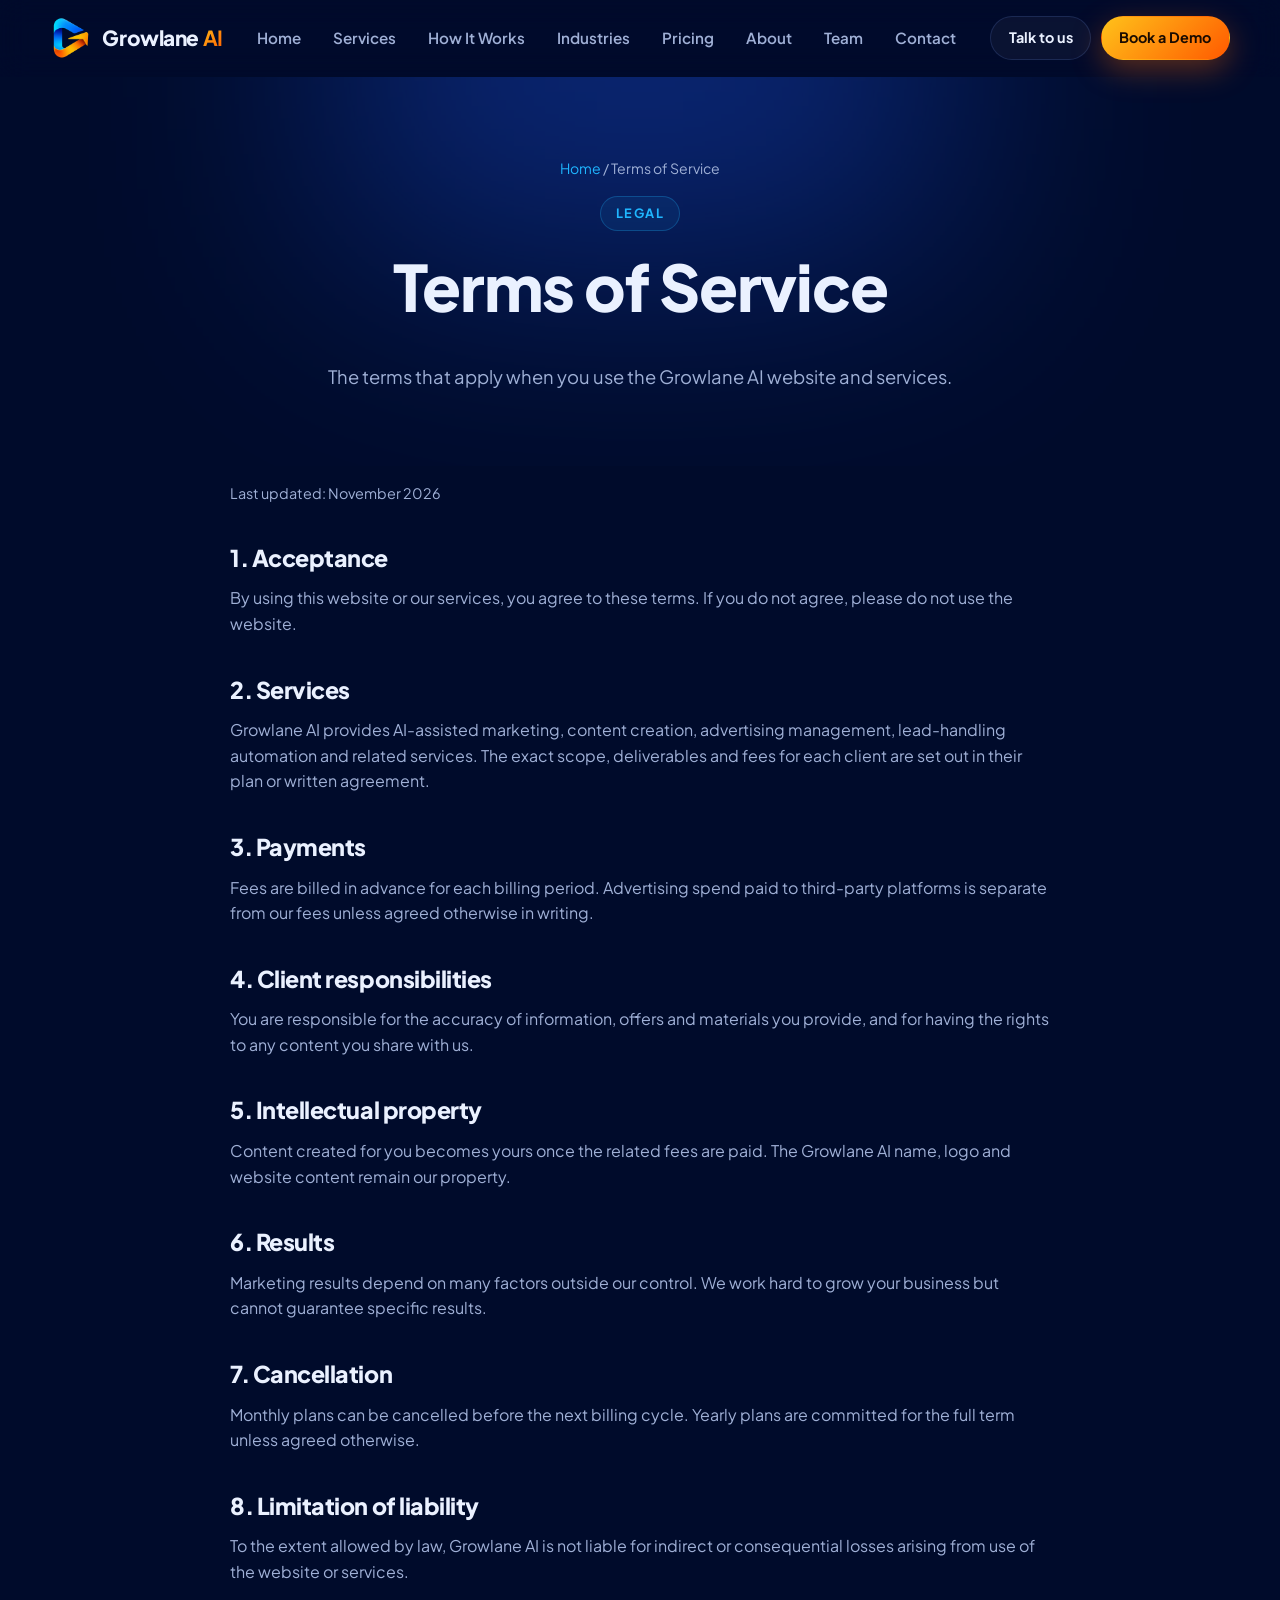
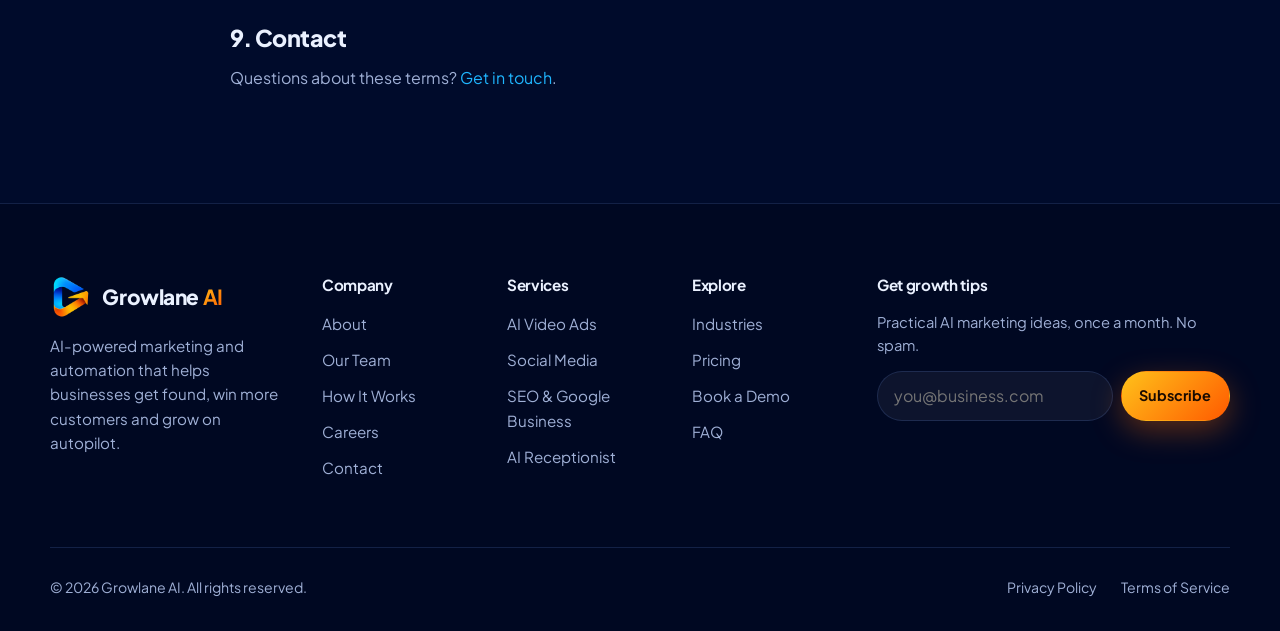
<file: terms.html>
<!DOCTYPE html>
<html lang="en">
<head>
<meta charset="UTF-8">
<meta name="viewport" content="width=device-width, initial-scale=1.0">
<title>Terms of Service | Growlane AI</title>
<meta name="description" content="Growlane AI terms of service.">
<meta name="theme-color" content="#000b2b">
<meta property="og:title" content="Terms of Service | Growlane AI">
<meta property="og:description" content="Growlane AI terms of service.">
<meta property="og:type" content="website">
<meta property="og:image" content="assets/img/growlane-logo.png">
<link rel="icon" type="image/png" href="assets/img/favicon.png">
<link rel="apple-touch-icon" href="assets/img/apple-touch-icon.png">
<link rel="preconnect" href="https://fonts.googleapis.com">
<link rel="preconnect" href="https://fonts.gstatic.com" crossorigin>
<link href="https://fonts.googleapis.com/css2?family=Plus+Jakarta+Sans:wght@400;500;600;700;800&display=swap" rel="stylesheet">
<link rel="stylesheet" href="assets/css/style.css">
</head>
<body>
<a class="skip-link" href="#main">Skip to content</a>
<header class="site-header">
  <div class="container nav">
    <a href="index.html" class="brand" aria-label="Growlane AI home">
      <img src="assets/img/growlane-logo.png" alt="Growlane AI logo" width="42" height="42">
      <span>Growlane <b>AI</b></span>
    </a>
    <ul class="nav-links" id="nav-links"><li><a href="index.html">Home</a></li><li><a href="services.html">Services</a></li><li><a href="how-it-works.html">How It Works</a></li><li><a href="industries.html">Industries</a></li><li><a href="pricing.html">Pricing</a></li><li><a href="about.html">About</a></li><li><a href="team.html">Team</a></li><li><a href="contact.html">Contact</a></li></ul>
    <div class="nav-cta">
      <a href="contact.html" class="btn btn-ghost btn-sm">Talk to us</a>
      <a href="demo.html" class="btn btn-primary btn-sm">Book a Demo</a>
      <button class="menu-toggle" aria-label="Open menu" aria-controls="nav-links" aria-expanded="false"><svg viewBox="0 0 24 24" fill="none" stroke="currentColor" stroke-width="2" stroke-linecap="round"><path d="M4 7h16M4 12h16M4 17h16"/></svg></button>
    </div>
  </div>
</header>
<main id="main">
<section class="page-hero">
  <div class="container">
    <div class="breadcrumb"><a href="index.html">Home</a> / Terms of Service</div>
    <span class="eyebrow">Legal</span>
    <h1>Terms of Service</h1>
    <p>The terms that apply when you use the Growlane AI website and services.</p>
  </div>
</section>
<section style="padding-top:1rem">
  <div class="container legal">
    <p class="updated">Last updated: November 2026</p>
    <h2>1. Acceptance</h2>
    <p>By using this website or our services, you agree to these terms. If you do not agree, please do not use the website.</p>
    <h2>2. Services</h2>
    <p>Growlane AI provides AI-assisted marketing, content creation, advertising management, lead-handling automation and related services. The exact scope, deliverables and fees for each client are set out in their plan or written agreement.</p>
    <h2>3. Payments</h2>
    <p>Fees are billed in advance for each billing period. Advertising spend paid to third-party platforms is separate from our fees unless agreed otherwise in writing.</p>
    <h2>4. Client responsibilities</h2>
    <p>You are responsible for the accuracy of information, offers and materials you provide, and for having the rights to any content you share with us.</p>
    <h2>5. Intellectual property</h2>
    <p>Content created for you becomes yours once the related fees are paid. The Growlane AI name, logo and website content remain our property.</p>
    <h2>6. Results</h2>
    <p>Marketing results depend on many factors outside our control. We work hard to grow your business but cannot guarantee specific results.</p>
    <h2>7. Cancellation</h2>
    <p>Monthly plans can be cancelled before the next billing cycle. Yearly plans are committed for the full term unless agreed otherwise.</p>
    <h2>8. Limitation of liability</h2>
    <p>To the extent allowed by law, Growlane AI is not liable for indirect or consequential losses arising from use of the website or services.</p>
    <h2>9. Contact</h2>
    <p>Questions about these terms? <a href="contact.html" style="color:var(--blue)">Get in touch</a>.</p>
  </div>
</section>
</main>
<footer class="site-footer">
  <div class="container">
    <div class="footer-grid">
      <div class="footer-about">
        <a href="index.html" class="brand"><img src="assets/img/growlane-logo.png" alt="Growlane AI logo" width="42" height="42"><span>Growlane <b>AI</b></span></a>
        <p>AI-powered marketing and automation that helps businesses get found, win more customers and grow on autopilot.</p>
      </div>
      <div>
        <h4>Company</h4>
        <ul>
          <li><a href="about.html">About</a></li>
          <li><a href="team.html">Our Team</a></li>
          <li><a href="how-it-works.html">How It Works</a></li>
          <li><a href="careers.html">Careers</a></li>
          <li><a href="contact.html">Contact</a></li>
        </ul>
      </div>
      <div>
        <h4>Services</h4>
        <ul>
          <li><a href="services.html#ai-video">AI Video Ads</a></li>
          <li><a href="services.html#social">Social Media</a></li>
          <li><a href="services.html#seo">SEO &amp; Google Business</a></li>
          <li><a href="services.html#ai-receptionist">AI Receptionist</a></li>
        </ul>
      </div>
      <div>
        <h4>Explore</h4>
        <ul>
          <li><a href="industries.html">Industries</a></li>
          <li><a href="pricing.html">Pricing</a></li>
          <li><a href="demo.html">Book a Demo</a></li>
          <li><a href="pricing.html#faq">FAQ</a></li>
        </ul>
      </div>
      <div class="footer-news">
        <h4>Get growth tips</h4>
        <p style="font-size:.92rem;margin:0">Practical AI marketing ideas, once a month. No spam.</p>
        <form class="newsletter" novalidate>
          <label for="nl-email" class="skip-link">Email address</label>
          <input id="nl-email" type="email" placeholder="you@business.com" aria-label="Email address">
          <button class="btn btn-primary btn-sm" type="submit">Subscribe</button>
        </form>
        <div class="newsletter-msg" aria-live="polite"></div>
      </div>
    </div>
    <div class="footer-bottom">
      <span>&copy; <span data-year>2026</span> Growlane AI. All rights reserved.</span>
      <div class="links"><a href="privacy.html">Privacy Policy</a><a href="terms.html">Terms of Service</a></div>
    </div>
  </div>
</footer>
<button class="to-top" aria-label="Back to top">↑</button>
<script src="assets/js/main.js"></script>
</body>
</html>
</file>
<file: assets/css/style.css>
/* ==========================================================
   Growlane AI — main stylesheet
   Brand colours come from the logo: deep navy, electric blue,
   and a warm orange "growth" arrow.
   ========================================================== */
:root {
  --bg: #000b2b;
  --bg-2: #04133d;
  --surface: #0a1a4a;
  --surface-2: #0f2257;
  --border: rgba(120, 160, 255, 0.16);
  --text: #eaf1ff;
  --muted: #9fb0d6;
  --blue: #1fb6ff;
  --blue-2: #1e5bff;
  --orange: #ffb400;
  --orange-2: #ff5a00;
  --grad-blue: linear-gradient(135deg, #22c3ff 0%, #1e5bff 100%);
  --grad-orange: linear-gradient(135deg, #ffc21a 0%, #ff5a00 100%);
  --grad-brand: linear-gradient(120deg, #22c3ff 0%, #1e5bff 45%, #ff9a00 75%, #ff5a00 100%);
  --radius: 18px;
  --radius-sm: 12px;
  --shadow: 0 20px 50px rgba(0, 0, 0, 0.35);
  --max: 1180px;
  --font: "Plus Jakarta Sans", system-ui, -apple-system, "Segoe UI", Roboto, sans-serif;
}

*, *::before, *::after { box-sizing: border-box; }
html { scroll-behavior: smooth; }
body {
  margin: 0;
  font-family: var(--font);
  background: var(--bg);
  color: var(--text);
  line-height: 1.6;
  -webkit-font-smoothing: antialiased;
  overflow-x: hidden;
}
img { max-width: 100%; display: block; }
a { color: inherit; text-decoration: none; }
h1, h2, h3, h4 { line-height: 1.15; margin: 0 0 0.6em; letter-spacing: -0.02em; }
h1 { font-size: clamp(2.3rem, 5.2vw, 4rem); font-weight: 800; }
h2 { font-size: clamp(1.8rem, 3.5vw, 2.7rem); font-weight: 800; }
h3 { font-size: 1.25rem; font-weight: 700; }
p { margin: 0 0 1em; color: var(--muted); }
.container { width: min(100% - 2.5rem, var(--max)); margin-inline: auto; }
.grad-text { background: var(--grad-brand); -webkit-background-clip: text; background-clip: text; color: transparent; }
.eyebrow {
  display: inline-flex; align-items: center; gap: 0.5rem;
  font-size: 0.8rem; font-weight: 700; letter-spacing: 0.12em; text-transform: uppercase;
  color: var(--blue); background: rgba(31, 182, 255, 0.08); border: 1px solid rgba(31, 182, 255, 0.25);
  padding: 0.4rem 0.9rem; border-radius: 999px; margin-bottom: 1.2rem;
}
.eyebrow.orange { color: var(--orange); background: rgba(255, 180, 0, 0.08); border-color: rgba(255, 180, 0, 0.25); }
.skip-link { position: absolute; left: -999px; top: 0; background: var(--orange); color: #000; padding: 0.6rem 1rem; z-index: 100; }
.skip-link:focus { left: 1rem; }

/* ---------- Buttons ---------- */
.btn {
  display: inline-flex; align-items: center; justify-content: center; gap: 0.55rem;
  font: inherit; font-weight: 700; font-size: 0.98rem; cursor: pointer;
  padding: 0.9rem 1.5rem; border-radius: 999px; border: 1px solid transparent;
  transition: transform 0.2s ease, box-shadow 0.2s ease, background 0.2s ease, border-color 0.2s;
  white-space: nowrap;
}
.btn:hover { transform: translateY(-2px); }
.btn:focus-visible { outline: 3px solid var(--blue); outline-offset: 3px; }
.btn-primary { background: var(--grad-orange); color: #1a0b00; box-shadow: 0 10px 30px rgba(255, 110, 0, 0.35); }
.btn-primary:hover { box-shadow: 0 14px 40px rgba(255, 110, 0, 0.5); }
.btn-blue { background: var(--grad-blue); color: #fff; box-shadow: 0 10px 30px rgba(30, 91, 255, 0.35); }
.btn-ghost { background: rgba(255, 255, 255, 0.04); border-color: var(--border); color: var(--text); }
.btn-ghost:hover { border-color: rgba(31, 182, 255, 0.6); background: rgba(31, 182, 255, 0.08); }
.btn-block { width: 100%; }
.btn-sm { padding: 0.6rem 1.1rem; font-size: 0.9rem; }

/* ---------- Header ---------- */
.site-header {
  position: sticky; top: 0; z-index: 50;
  background: rgba(0, 11, 43, 0.72); backdrop-filter: blur(14px); -webkit-backdrop-filter: blur(14px);
  border-bottom: 1px solid transparent; transition: border-color 0.2s, background 0.2s;
}
.site-header.scrolled { border-color: var(--border); background: rgba(0, 11, 43, 0.92); }
.nav { display: flex; align-items: center; justify-content: space-between; height: 76px; gap: 1rem; }
.brand { white-space: nowrap; display: flex; align-items: center; gap: 0.65rem; font-weight: 800; font-size: 1.3rem; letter-spacing: -0.02em; }
.brand img { width: 42px; height: 42px; }
.brand span b { background: var(--grad-orange); -webkit-background-clip: text; background-clip: text; color: transparent; }
.nav-links { display: flex; align-items: center; gap: 0.3rem; list-style: none; margin: 0; padding: 0; }
.nav-links a { white-space: nowrap; display: block; padding: 0.55rem 0.85rem; border-radius: 999px; font-weight: 600; font-size: 0.95rem; color: var(--muted); transition: color 0.2s, background 0.2s; }
.nav-links a:hover, .nav-links a.active { color: var(--text); background: rgba(255, 255, 255, 0.06); }
.nav-cta { display: flex; gap: 0.6rem; align-items: center; }
.menu-toggle { display: none; background: none; border: 1px solid var(--border); color: var(--text); width: 44px; height: 44px; border-radius: 12px; cursor: pointer; }
.menu-toggle svg { width: 22px; height: 22px; margin: auto; }

@media (max-width: 1180px) {
  .menu-toggle { display: grid; place-items: center; }
  .nav-links, .nav-cta .btn-ghost { display: none; }
  .nav-links.open {
    display: flex; flex-direction: column; align-items: stretch;
    position: absolute; top: 76px; left: 0; right: 0; padding: 1rem 1.25rem 1.5rem;
    background: var(--bg-2); border-bottom: 1px solid var(--border); box-shadow: var(--shadow);
  }
  .nav-links.open a { padding: 0.85rem 1rem; font-size: 1.05rem; }
}
@media (max-width: 480px) { .nav-cta .btn-primary { display: none; } }

/* ---------- Sections ---------- */
section { padding: 6rem 0; position: relative; }
.section-head { max-width: 720px; margin: 0 auto 3.5rem; text-align: center; }
.section-head p { font-size: 1.1rem; }
.alt-bg { background: linear-gradient(180deg, var(--bg) 0%, var(--bg-2) 50%, var(--bg) 100%); }

/* Hero */
.hero { padding: 5.5rem 0 6rem; overflow: hidden; }
.hero::before, .hero::after {
  content: ""; position: absolute; border-radius: 50%; filter: blur(110px); opacity: 0.45; pointer-events: none;
}
.hero::before { width: 520px; height: 520px; background: #1e5bff; top: -160px; left: -140px; }
.hero::after { width: 460px; height: 460px; background: #ff6a00; bottom: -200px; right: -120px; opacity: 0.3; }
.hero-grid { display: grid; grid-template-columns: 1.1fr 0.9fr; gap: 3rem; align-items: center; position: relative; z-index: 1; }
.hero p.lead { font-size: 1.2rem; max-width: 560px; }
.hero-actions { display: flex; flex-wrap: wrap; gap: 0.9rem; margin: 2rem 0 1.5rem; }
.hero-points { display: flex; flex-wrap: wrap; gap: 1.2rem; list-style: none; padding: 0; margin: 0; color: var(--muted); font-size: 0.95rem; }
.hero-points li { display: flex; align-items: center; gap: 0.45rem; }
.hero-points li::before { content: "✓"; color: var(--orange); font-weight: 800; }
.hero-visual { position: relative; display: grid; place-items: center; }
.hero-visual .logo-orb {
  width: min(100%, 420px); aspect-ratio: 1; border-radius: 50%; display: grid; place-items: center;
  background: radial-gradient(circle at 50% 50%, rgba(30, 91, 255, 0.25), rgba(0, 11, 43, 0) 70%);
  animation: float 6s ease-in-out infinite;
}
.hero-visual .logo-orb img { width: 72%; filter: drop-shadow(0 30px 60px rgba(30, 91, 255, 0.45)); }
.float-card {
  position: absolute; background: rgba(10, 26, 74, 0.85); border: 1px solid var(--border); backdrop-filter: blur(10px);
  border-radius: 14px; padding: 0.8rem 1rem; display: flex; align-items: center; gap: 0.7rem; font-size: 0.88rem; font-weight: 600;
  box-shadow: var(--shadow);
}
.float-card .dot { width: 34px; height: 34px; border-radius: 10px; display: grid; place-items: center; font-size: 1.05rem; }
.float-card small { display: block; color: var(--muted); font-weight: 500; }
.float-card.one { top: 8%; left: -4%; animation: float 7s ease-in-out infinite; }
.float-card.two { bottom: 10%; right: -2%; animation: float 8s ease-in-out infinite reverse; }
.float-card.three { bottom: 2%; left: 4%; animation: float 9s ease-in-out infinite; }
@keyframes float { 0%, 100% { transform: translateY(0); } 50% { transform: translateY(-14px); } }

/* Page hero (inner pages) */
.page-hero { padding: 5rem 0 3.5rem; text-align: center; overflow: hidden; }
.page-hero::before { content: ""; position: absolute; width: 600px; height: 400px; left: 50%; top: -220px; transform: translateX(-50%); background: #1e5bff; filter: blur(130px); opacity: 0.35; pointer-events: none; }
.page-hero .container { position: relative; z-index: 1; max-width: 800px; }
.page-hero p { font-size: 1.15rem; }
.breadcrumb { font-size: 0.88rem; color: var(--muted); margin-bottom: 1rem; }
.breadcrumb a { color: var(--blue); }

/* Cards & grids */
.grid { display: grid; gap: 1.5rem; }
.grid-2 { grid-template-columns: repeat(2, 1fr); }
.grid-3 { grid-template-columns: repeat(3, 1fr); }
.grid-4 { grid-template-columns: repeat(4, 1fr); }
.card {
  background: linear-gradient(180deg, rgba(15, 34, 87, 0.75), rgba(10, 26, 74, 0.55));
  border: 1px solid var(--border); border-radius: var(--radius); padding: 2rem;
  transition: transform 0.25s ease, border-color 0.25s ease, box-shadow 0.25s;
}
.card:hover { transform: translateY(-5px); border-color: rgba(31, 182, 255, 0.45); box-shadow: var(--shadow); }
.card p:last-child { margin-bottom: 0; }
.icon {
  width: 54px; height: 54px; border-radius: 14px; display: grid; place-items: center;
  background: var(--grad-blue); margin-bottom: 1.3rem; font-size: 1.5rem;
  box-shadow: 0 10px 25px rgba(30, 91, 255, 0.35);
}
.icon.orange { background: var(--grad-orange); box-shadow: 0 10px 25px rgba(255, 110, 0, 0.35); }
.card ul { list-style: none; padding: 0; margin: 1rem 0 0; }
.card ul li { padding: 0.35rem 0 0.35rem 1.6rem; position: relative; color: var(--muted); font-size: 0.95rem; }
.card ul li::before { content: ""; position: absolute; left: 0; top: 0.75rem; width: 10px; height: 10px; border-radius: 50%; background: var(--grad-orange); }
.card-link { display: inline-flex; align-items: center; gap: 0.4rem; margin-top: 1.2rem; font-weight: 700; color: var(--blue); }
.card-link:hover { gap: 0.7rem; }
.card-link::after { content: "→"; transition: transform 0.2s; }

/* Strip of channels */
.strip { padding: 2.5rem 0; border-block: 1px solid var(--border); }
.strip-inner { display: flex; flex-wrap: wrap; justify-content: center; align-items: center; gap: 1rem 2.5rem; color: var(--muted); font-weight: 700; font-size: 1.05rem; }
.strip-inner .label { font-size: 0.8rem; text-transform: uppercase; letter-spacing: 0.14em; font-weight: 700; width: 100%; text-align: center; margin-bottom: 0.3rem; }

/* Steps */
.steps { counter-reset: step; }
.step { position: relative; padding-top: 3.6rem; }
.step::before {
  counter-increment: step; content: "0" counter(step);
  position: absolute; top: 1.6rem; left: 2rem; font-weight: 800; font-size: 1.1rem;
  background: var(--grad-orange); -webkit-background-clip: text; background-clip: text; color: transparent;
}

/* Split feature rows */
.split { display: grid; grid-template-columns: 1fr 1fr; gap: 4rem; align-items: center; }
.split + .split { margin-top: 6rem; }
.split.reverse .split-media { order: 2; }
.split-media {
  border-radius: var(--radius); border: 1px solid var(--border); padding: 2rem; min-height: 320px;
  background: radial-gradient(circle at 30% 20%, rgba(31, 182, 255, 0.18), transparent 60%), radial-gradient(circle at 80% 90%, rgba(255, 106, 0, 0.18), transparent 55%), var(--surface);
  display: flex; flex-direction: column; justify-content: center; gap: 0.9rem;
}
.mock-row { display: flex; align-items: center; gap: 0.8rem; background: rgba(0, 11, 43, 0.6); border: 1px solid var(--border); border-radius: 12px; padding: 0.85rem 1rem; font-size: 0.92rem; }
.mock-row .badge { margin-left: auto; }
.badge { display: inline-block; font-size: 0.75rem; font-weight: 700; padding: 0.25rem 0.6rem; border-radius: 999px; background: rgba(31, 182, 255, 0.15); color: var(--blue); }
.badge.orange { background: rgba(255, 180, 0, 0.15); color: var(--orange); }
.bar { height: 10px; border-radius: 99px; background: rgba(255, 255, 255, 0.08); overflow: hidden; }
.bar span { display: block; height: 100%; background: var(--grad-brand); border-radius: inherit; }
.check-list { list-style: none; padding: 0; margin: 1.5rem 0 2rem; }
.check-list li { padding: 0.45rem 0 0.45rem 2rem; position: relative; color: var(--muted); }
.check-list li::before { content: "✓"; position: absolute; left: 0; top: 0.4rem; width: 22px; height: 22px; border-radius: 50%; display: grid; place-items: center; font-size: 0.75rem; font-weight: 800; background: rgba(255, 180, 0, 0.15); color: var(--orange); }

/* Pricing */
.billing-toggle { display: inline-flex; align-items: center; gap: 0.3rem; padding: 0.35rem; background: var(--surface); border: 1px solid var(--border); border-radius: 999px; margin-top: 1rem; }
.billing-toggle button { font: inherit; font-weight: 700; font-size: 0.92rem; border: 0; cursor: pointer; padding: 0.6rem 1.2rem; border-radius: 999px; background: transparent; color: var(--muted); }
.billing-toggle button.active { background: var(--grad-blue); color: #fff; }
.billing-toggle .save { font-size: 0.72rem; color: var(--orange); margin-left: 0.3rem; }
.price-card { display: flex; flex-direction: column; position: relative; }
.price-card.featured { border-color: rgba(255, 150, 0, 0.6); background: linear-gradient(180deg, rgba(40, 34, 70, 0.9), rgba(10, 26, 74, 0.7)); }
.price-card .tag { position: absolute; top: -13px; left: 50%; transform: translateX(-50%); background: var(--grad-orange); color: #1a0b00; font-size: 0.78rem; font-weight: 800; padding: 0.3rem 0.9rem; border-radius: 999px; white-space: nowrap; }
.price { font-size: 2.8rem; font-weight: 800; color: var(--text); margin: 0.6rem 0 0.2rem; letter-spacing: -0.03em; }
.price small { font-size: 1rem; color: var(--muted); font-weight: 600; }
.price-card ul { flex: 1; margin-bottom: 1.8rem; }

/* FAQ */
.faq { max-width: 820px; margin: 0 auto; }
.faq-item { border: 1px solid var(--border); border-radius: var(--radius-sm); background: var(--surface); margin-bottom: 0.9rem; overflow: hidden; }
.faq-q { width: 100%; text-align: left; font: inherit; font-weight: 700; font-size: 1.05rem; color: var(--text); background: none; border: 0; padding: 1.25rem 1.5rem; cursor: pointer; display: flex; justify-content: space-between; align-items: center; gap: 1rem; }
.faq-q::after { content: "+"; font-size: 1.5rem; color: var(--orange); transition: transform 0.25s; flex-shrink: 0; }
.faq-item.open .faq-q::after { transform: rotate(45deg); }
.faq-a { max-height: 0; overflow: hidden; transition: max-height 0.3s ease; }
.faq-a p { padding: 0 1.5rem 1.3rem; margin: 0; }

/* CTA band */
.cta-band {
  border-radius: 28px; padding: 4rem 3rem; text-align: center; position: relative; overflow: hidden;
  background: linear-gradient(120deg, #0d2c8f 0%, #1e5bff 45%, #ff7a00 110%);
}
.cta-band h2 { color: #fff; }
.cta-band p { color: rgba(255, 255, 255, 0.85); font-size: 1.15rem; max-width: 620px; margin: 0 auto 2rem; }
.cta-band .btn-ghost { border-color: rgba(255, 255, 255, 0.45); color: #fff; }
.cta-band .actions { display: flex; flex-wrap: wrap; justify-content: center; gap: 0.9rem; }

/* Forms */
.form-card { background: var(--surface); border: 1px solid var(--border); border-radius: var(--radius); padding: 2.3rem; }
.form-row { display: grid; grid-template-columns: 1fr 1fr; gap: 1rem; }
.field { margin-bottom: 1.1rem; }
.field label { display: block; font-weight: 600; font-size: 0.92rem; margin-bottom: 0.45rem; }
.field input, .field select, .field textarea {
  width: 100%; font: inherit; color: var(--text); background: rgba(0, 11, 43, 0.7);
  border: 1px solid var(--border); border-radius: 12px; padding: 0.85rem 1rem; transition: border-color 0.2s, box-shadow 0.2s;
}
.field select option { background: var(--bg-2); }
.field textarea { min-height: 140px; resize: vertical; }
.field input:focus, .field select:focus, .field textarea:focus { outline: none; border-color: var(--blue); box-shadow: 0 0 0 3px rgba(31, 182, 255, 0.2); }
.field.invalid input, .field.invalid select, .field.invalid textarea { border-color: #ff5a5a; }
.field .error { display: none; color: #ff8080; font-size: 0.82rem; margin-top: 0.35rem; }
.field.invalid .error { display: block; }
.form-success { display: none; text-align: center; padding: 2rem 1rem; }
.form-success.show { display: block; }
.form-success .icon { margin: 0 auto 1.2rem; }
.checkbox { display: flex; gap: 0.6rem; align-items: flex-start; font-size: 0.9rem; color: var(--muted); }
.checkbox input { margin-top: 0.3rem; accent-color: var(--orange); }

.info-list { list-style: none; padding: 0; margin: 2rem 0 0; display: grid; gap: 1rem; }
.info-list li { display: flex; gap: 1rem; align-items: flex-start; background: var(--surface); border: 1px solid var(--border); border-radius: 14px; padding: 1.1rem 1.2rem; }
.info-list .icon { width: 44px; height: 44px; margin: 0; font-size: 1.15rem; flex-shrink: 0; }
.info-list strong { display: block; }
.info-list span { color: var(--muted); font-size: 0.95rem; }

/* Tabs (industries) */
.tabs { display: flex; flex-wrap: wrap; justify-content: center; gap: 0.6rem; margin-bottom: 2.5rem; }
.tab-btn { font: inherit; font-weight: 700; cursor: pointer; padding: 0.7rem 1.3rem; border-radius: 999px; border: 1px solid var(--border); background: var(--surface); color: var(--muted); transition: all 0.2s; }
.tab-btn:hover { color: var(--text); }
.tab-btn.active { background: var(--grad-blue); color: #fff; border-color: transparent; }
.tab-panel { display: none; }
.tab-panel.active { display: block; animation: fade 0.35s ease; }
@keyframes fade { from { opacity: 0; transform: translateY(8px); } to { opacity: 1; transform: none; } }

/* Values / jobs */
.job { display: flex; justify-content: space-between; align-items: center; gap: 1.5rem; flex-wrap: wrap; }
.job h3 { margin-bottom: 0.3rem; }
.job .meta { display: flex; gap: 0.5rem; flex-wrap: wrap; }

/* Legal */
.legal { max-width: 820px; margin: 0 auto; }
.legal h2 { font-size: 1.45rem; margin-top: 2.5rem; }
.legal ul { color: var(--muted); }
.legal .updated { font-size: 0.9rem; color: var(--muted); }

/* Footer */
.site-footer { border-top: 1px solid var(--border); padding: 4.5rem 0 2rem; background: #000822; }
.footer-grid { display: grid; grid-template-columns: 1.6fr 1fr 1fr 1fr 1.4fr; gap: 2.5rem; }
.footer-grid h4 { font-size: 0.95rem; margin-bottom: 1.1rem; }
.footer-grid ul { list-style: none; padding: 0; margin: 0; }
.footer-grid li { margin-bottom: 0.65rem; }
.footer-grid li a { color: var(--muted); font-size: 0.95rem; transition: color 0.2s; }
.footer-grid li a:hover { color: var(--orange); }
.footer-about p { font-size: 0.95rem; margin-top: 1rem; max-width: 300px; }
.newsletter { display: flex; gap: 0.5rem; margin-top: 0.8rem; }
.newsletter input { flex: 1; min-width: 0; font: inherit; color: var(--text); background: rgba(255, 255, 255, 0.05); border: 1px solid var(--border); border-radius: 999px; padding: 0.7rem 1rem; }
.newsletter input:focus { outline: none; border-color: var(--blue); }
.newsletter-msg { font-size: 0.85rem; margin-top: 0.6rem; min-height: 1.2em; }
.newsletter-msg.ok { color: #6ee7a8; }
.newsletter-msg.err { color: #ff8080; }
.footer-bottom { display: flex; justify-content: space-between; flex-wrap: wrap; gap: 1rem; margin-top: 3.5rem; padding-top: 1.8rem; border-top: 1px solid var(--border); color: var(--muted); font-size: 0.88rem; }
.footer-bottom a:hover { color: var(--text); }
.footer-bottom .links { display: flex; gap: 1.5rem; }

/* Back to top */
.to-top { position: fixed; right: 1.4rem; bottom: 1.4rem; width: 48px; height: 48px; border-radius: 50%; border: 0; cursor: pointer; background: var(--grad-orange); color: #1a0b00; font-size: 1.3rem; font-weight: 800; box-shadow: var(--shadow); opacity: 0; pointer-events: none; transform: translateY(10px); transition: all 0.25s; z-index: 40; }
.to-top.show { opacity: 1; pointer-events: auto; transform: none; }

/* Toast */
.toast { position: fixed; left: 50%; bottom: 1.5rem; transform: translate(-50%, 20px); background: var(--surface-2); border: 1px solid var(--border); color: var(--text); padding: 0.9rem 1.3rem; border-radius: 12px; box-shadow: var(--shadow); opacity: 0; pointer-events: none; transition: all 0.3s; z-index: 60; font-weight: 600; }
.toast.show { opacity: 1; transform: translate(-50%, 0); }

/* Reveal on scroll */
.reveal { opacity: 0; transform: translateY(24px); transition: opacity 0.7s ease, transform 0.7s ease; }
.reveal.visible { opacity: 1; transform: none; }
@media (prefers-reduced-motion: reduce) {
  *, *::before, *::after { animation: none !important; transition: none !important; }
  .reveal { opacity: 1; transform: none; }
}

/* 404 */
.not-found { min-height: 70vh; display: grid; place-items: center; text-align: center; }
.not-found .code { font-size: clamp(5rem, 16vw, 9rem); font-weight: 800; line-height: 1; }

/* Responsive */
@media (max-width: 1020px) {
  .hero-grid, .split { grid-template-columns: 1fr; gap: 3rem; }
  .split.reverse .split-media { order: 0; }
  .hero-visual { max-width: 460px; margin: 0 auto; }
  .grid-4 { grid-template-columns: repeat(2, 1fr); }
  .grid-3 { grid-template-columns: repeat(2, 1fr); }
  .footer-grid { grid-template-columns: 1fr 1fr 1fr; }
  .footer-about, .footer-news { grid-column: span 3; }
}
@media (max-width: 680px) {
  section { padding: 4.5rem 0; }
  .grid-2, .grid-3, .grid-4, .form-row { grid-template-columns: 1fr; }
  .footer-grid { grid-template-columns: 1fr 1fr; }
  .footer-about, .footer-news { grid-column: span 2; }
  .cta-band { padding: 3rem 1.5rem; }
  .form-card { padding: 1.6rem; }
  .float-card.one { left: 0; }
  .float-card.two { right: 0; }
}

/* Team */
.team-card { text-align: center; padding: 2.2rem 1.5rem; }
.team-card .avatar {
  width: 88px; height: 88px; border-radius: 50%; margin: 0 auto 1.2rem;
  display: grid; place-items: center; font-weight: 800; font-size: 1.6rem; color: #fff;
  background: var(--grad-blue); box-shadow: 0 12px 30px rgba(30, 91, 255, 0.35);
}
.team-card .avatar.orange { background: var(--grad-orange); color: #1a0b00; box-shadow: 0 12px 30px rgba(255, 110, 0, 0.35); }
.team-card h3 { margin-bottom: 0.25rem; }
.team-card .role { margin: 0; font-size: 0.95rem; }
.team-email { display: inline-block; margin-top: 0.6rem; font-size: 0.9rem; color: var(--blue); word-break: break-all; }
.team-email:hover { color: var(--orange); }
</file>
